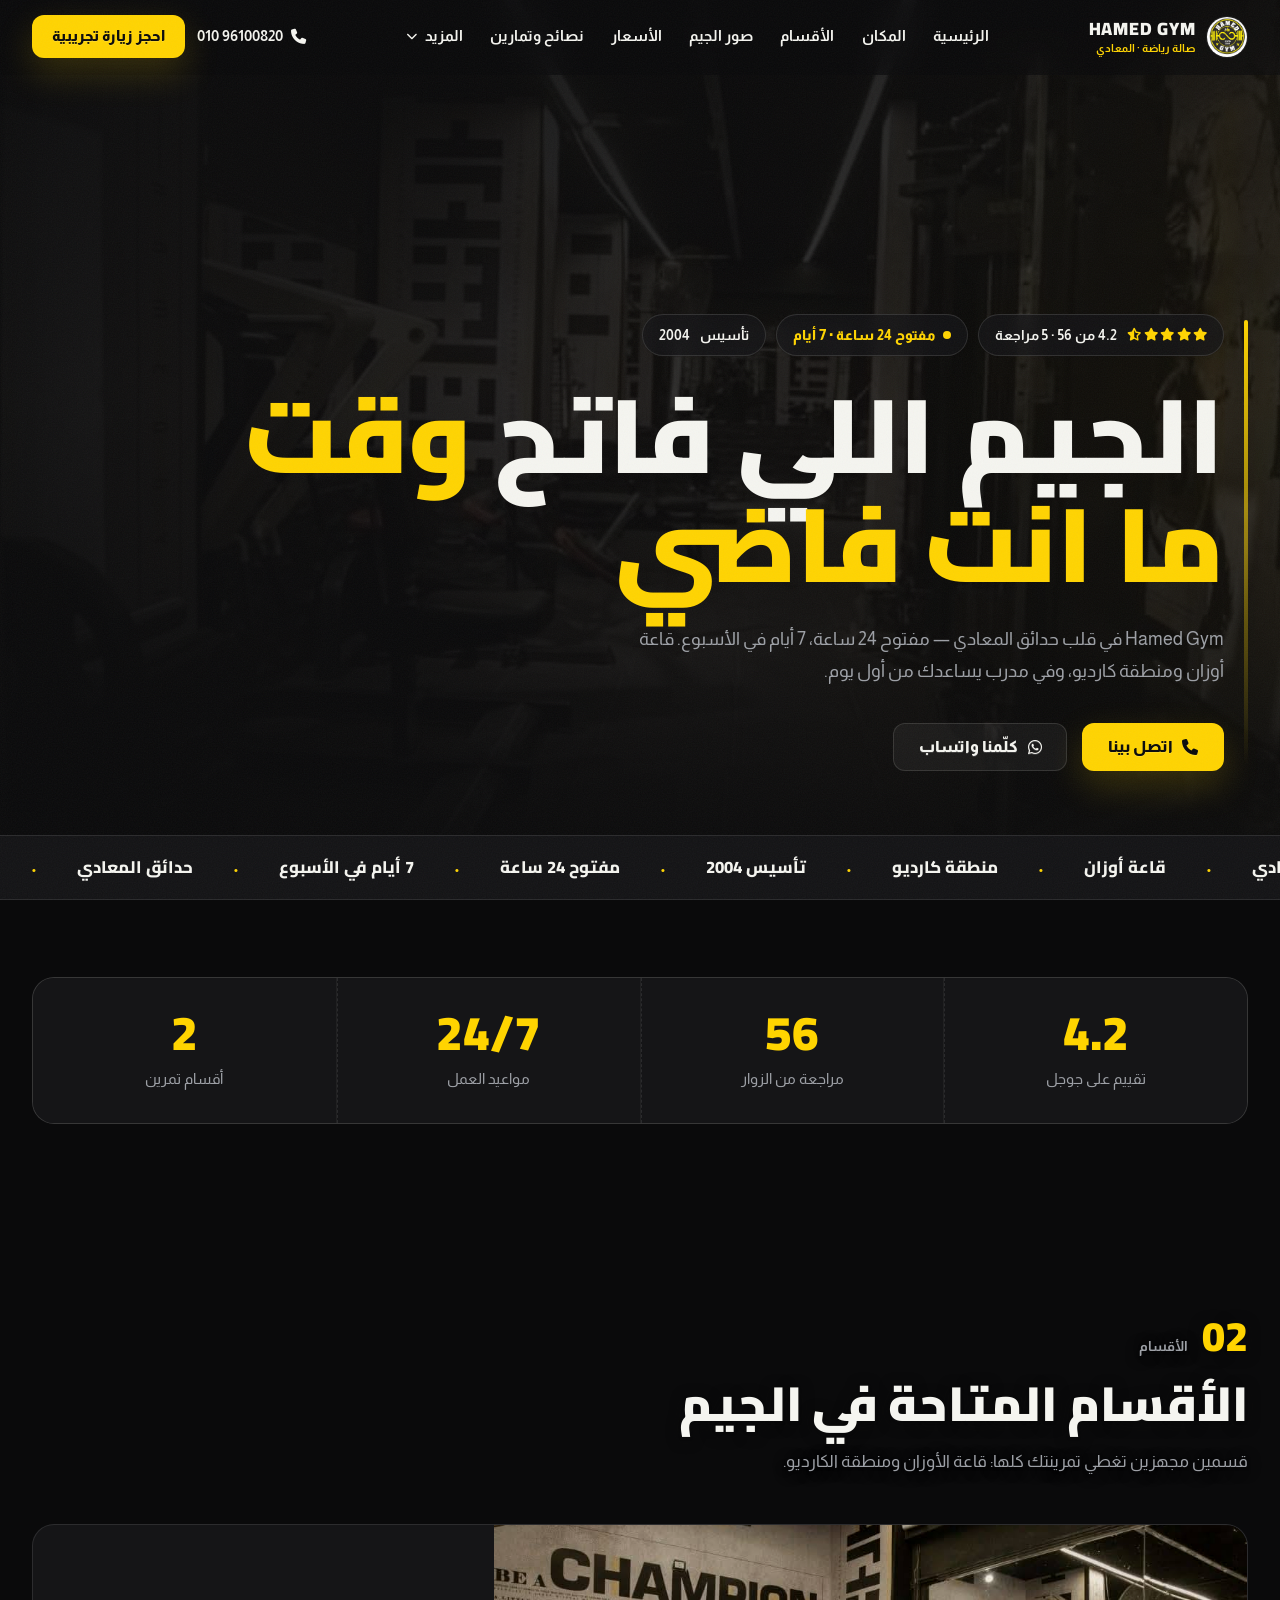
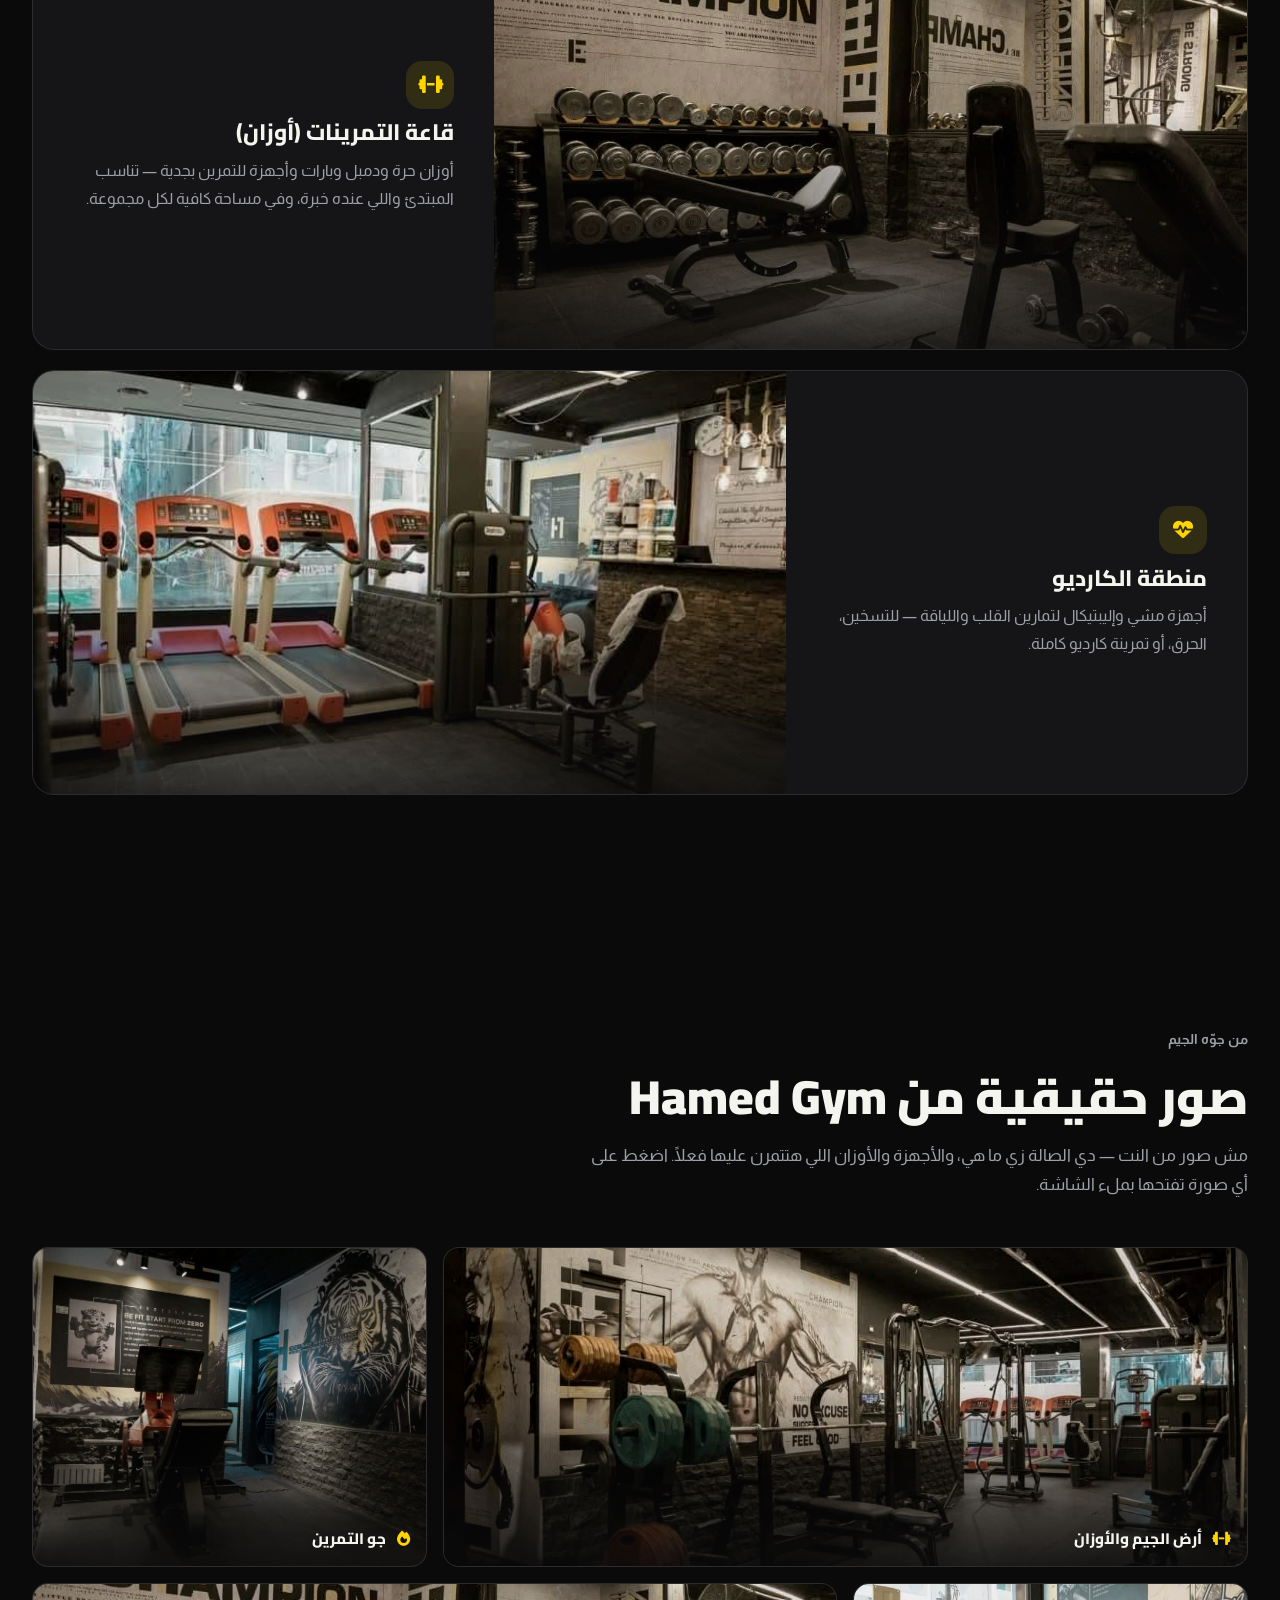
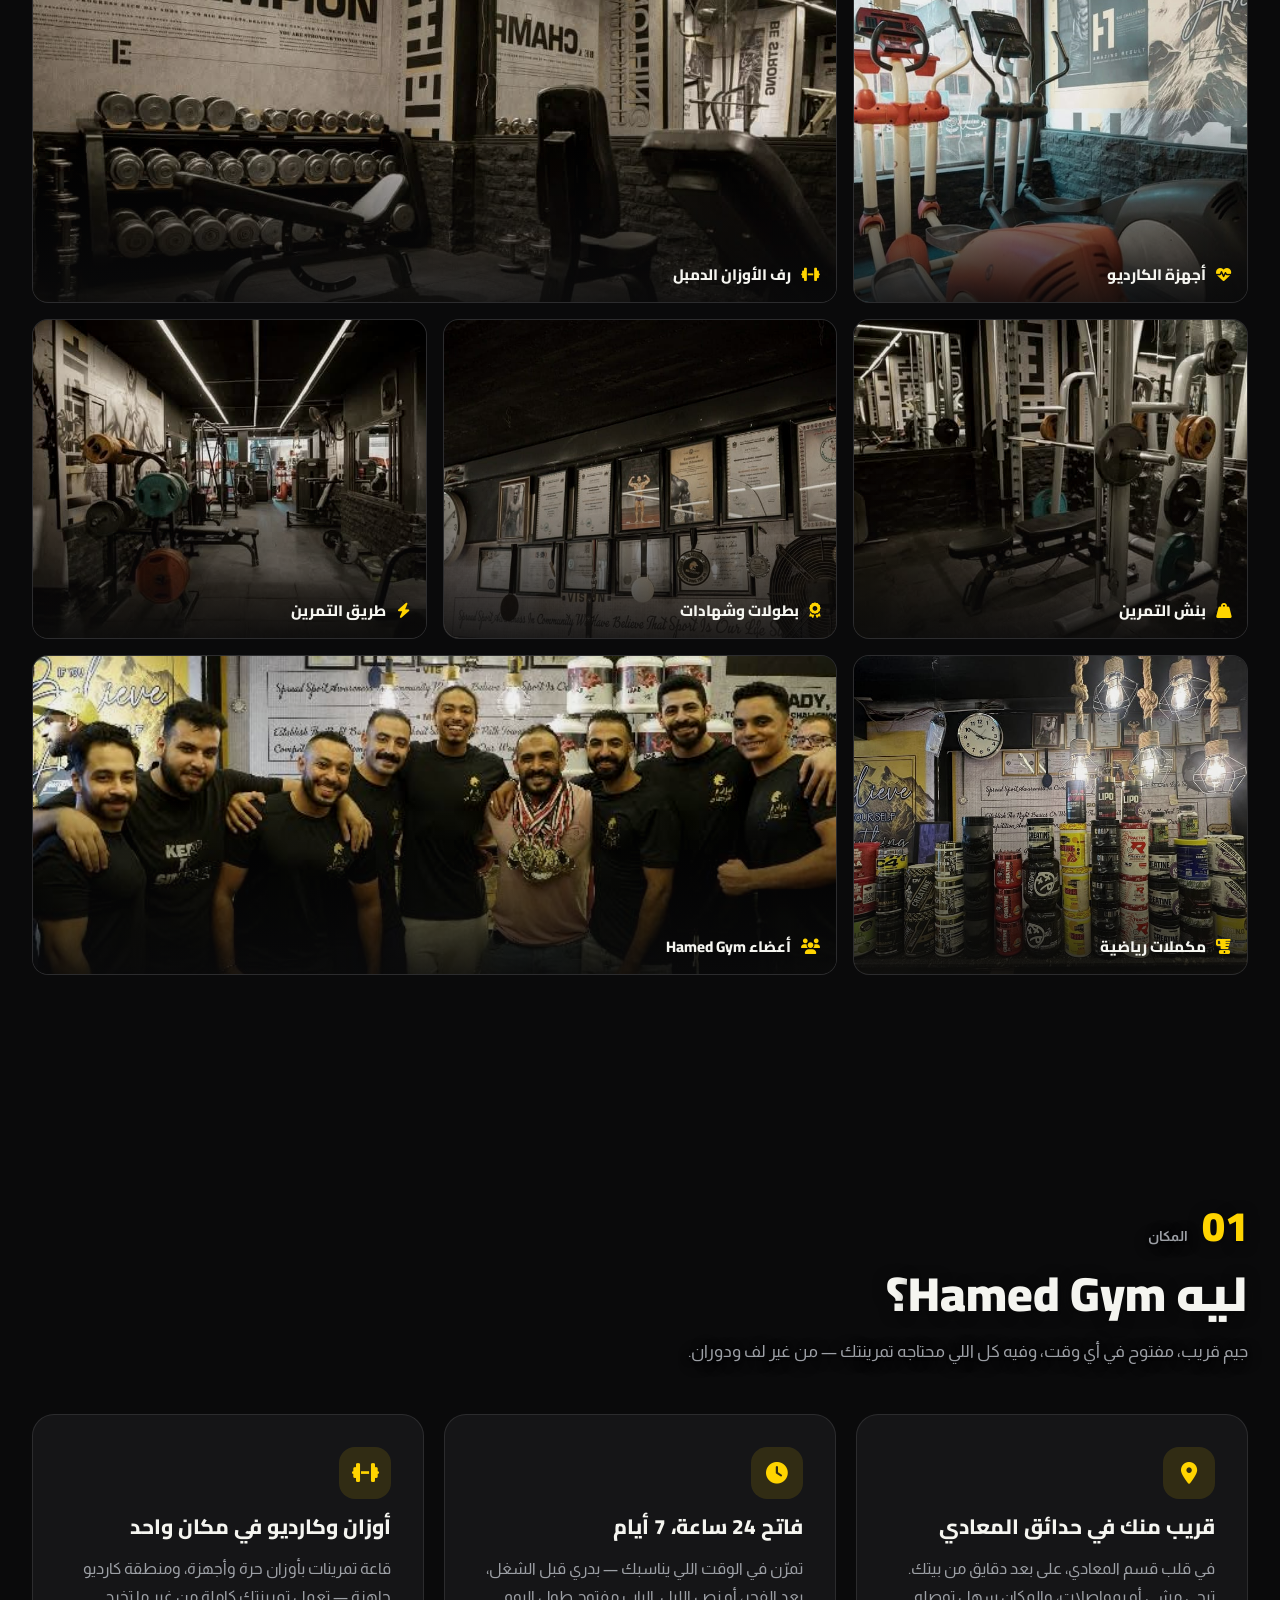
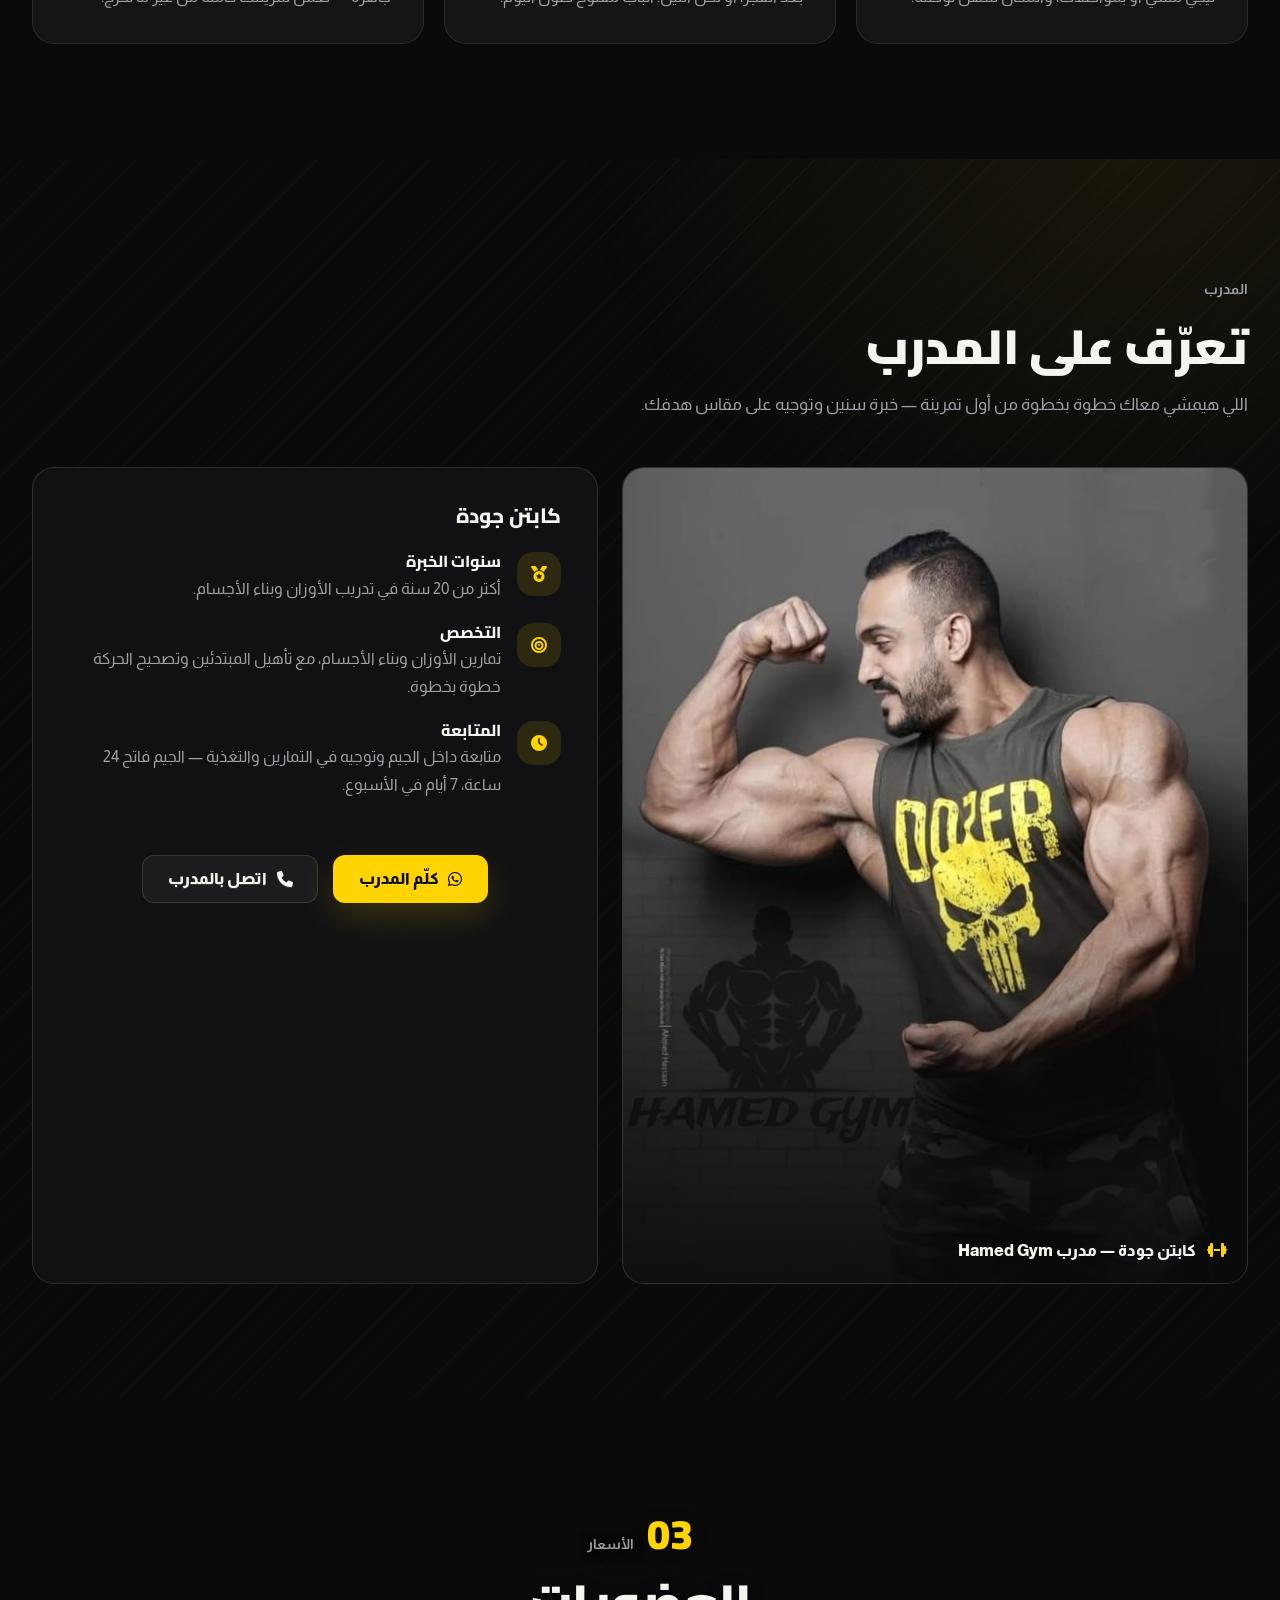
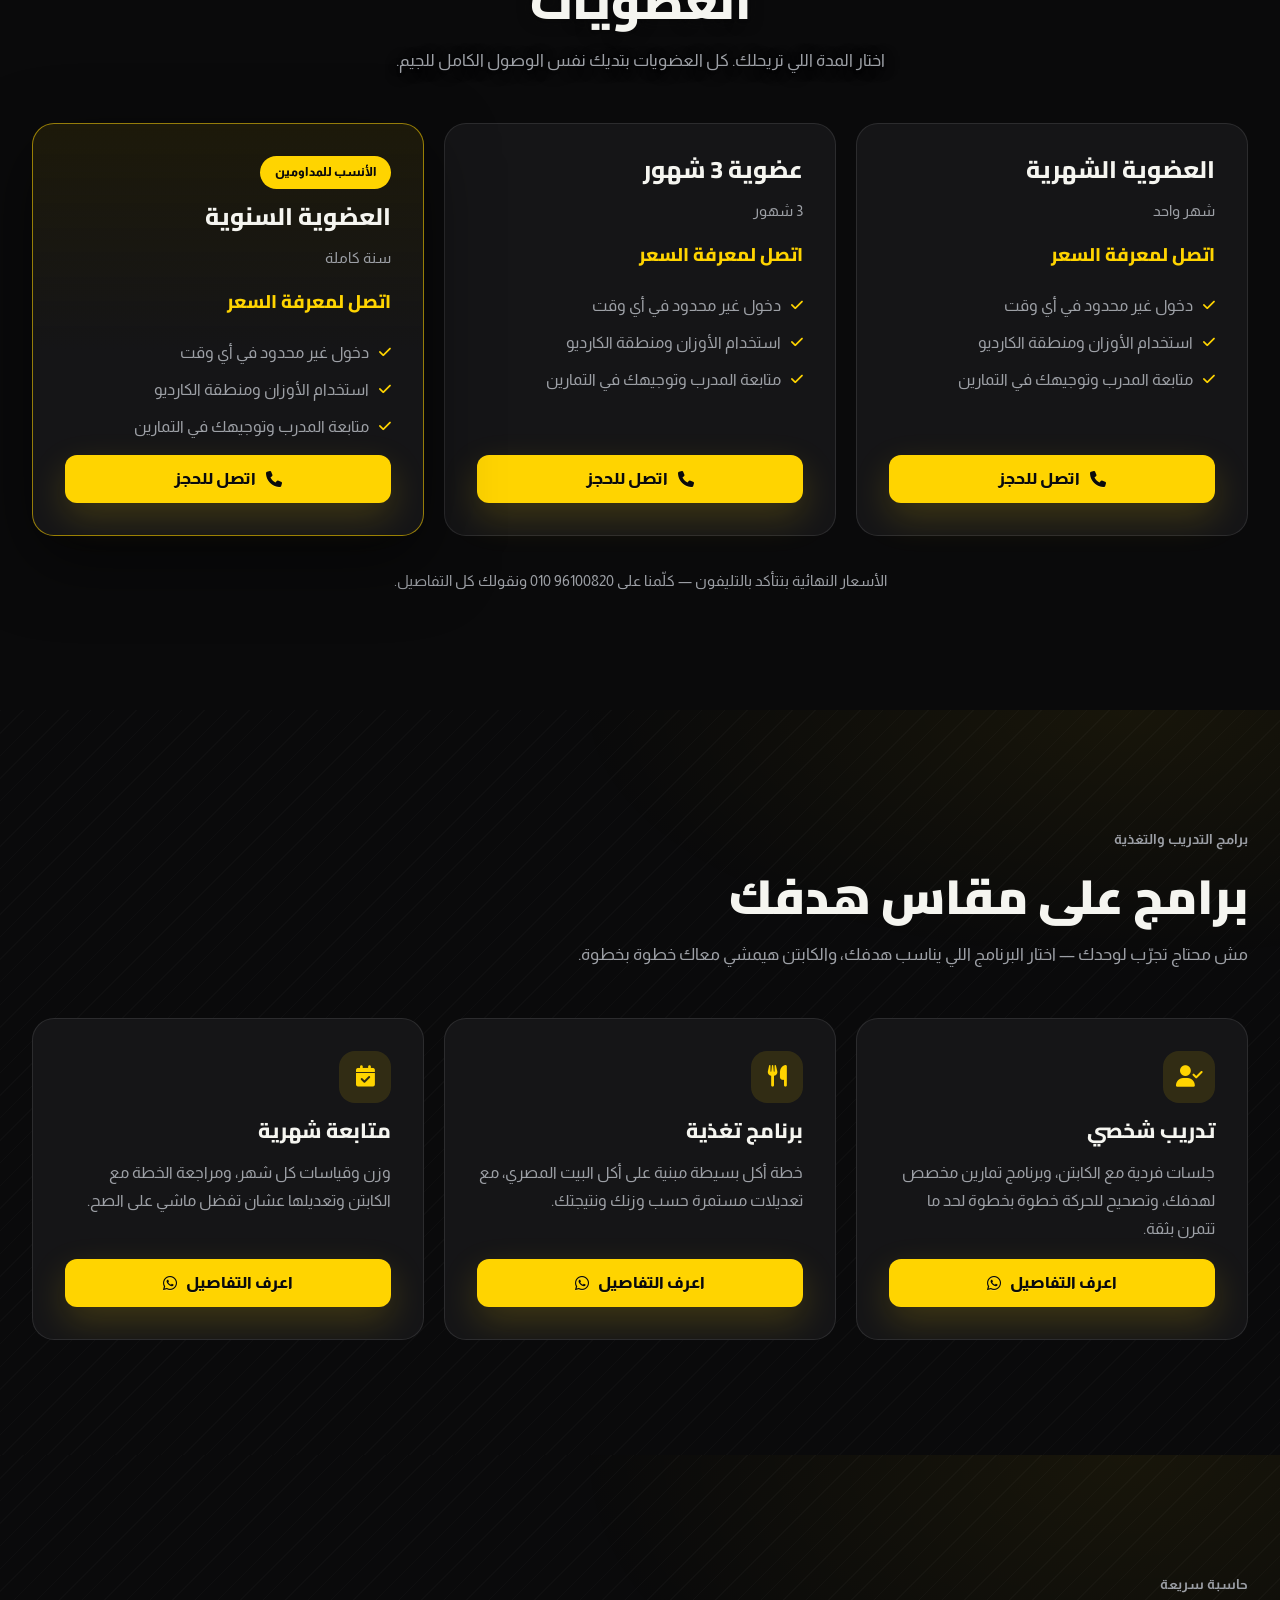
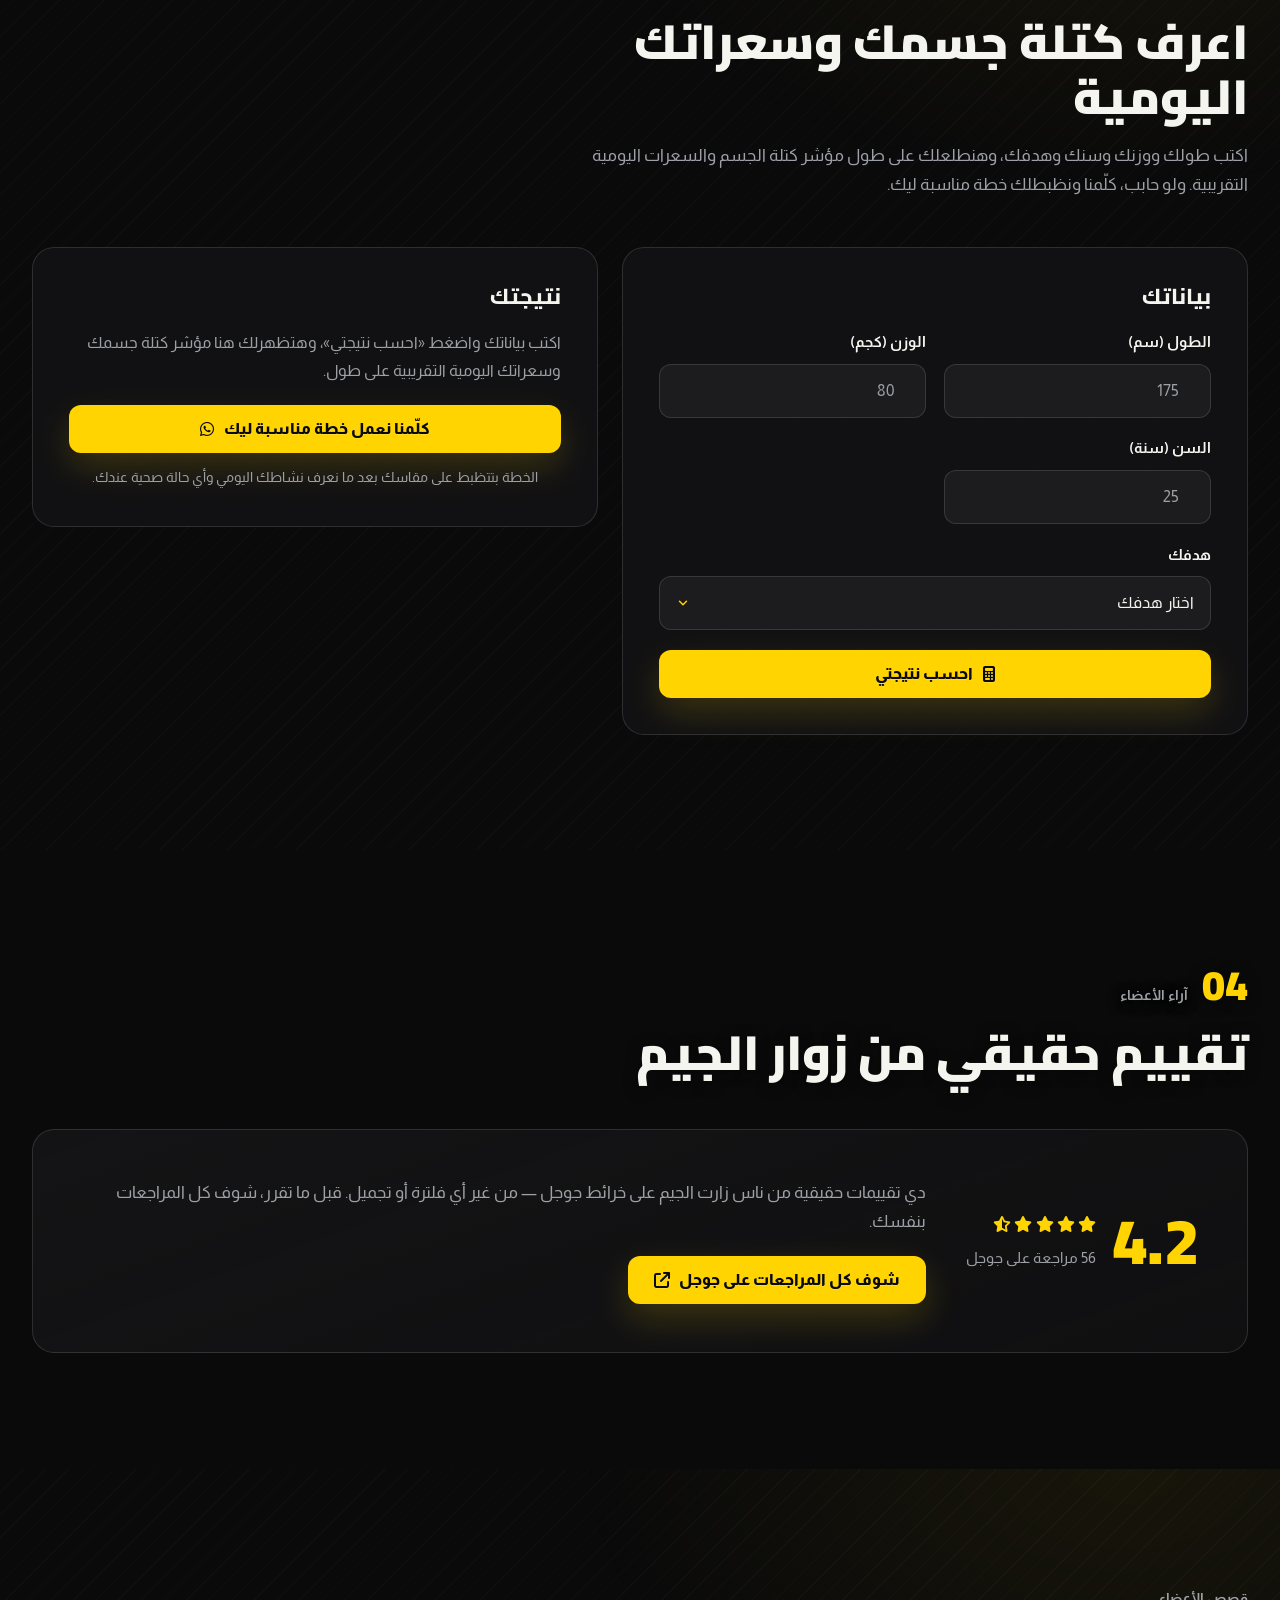
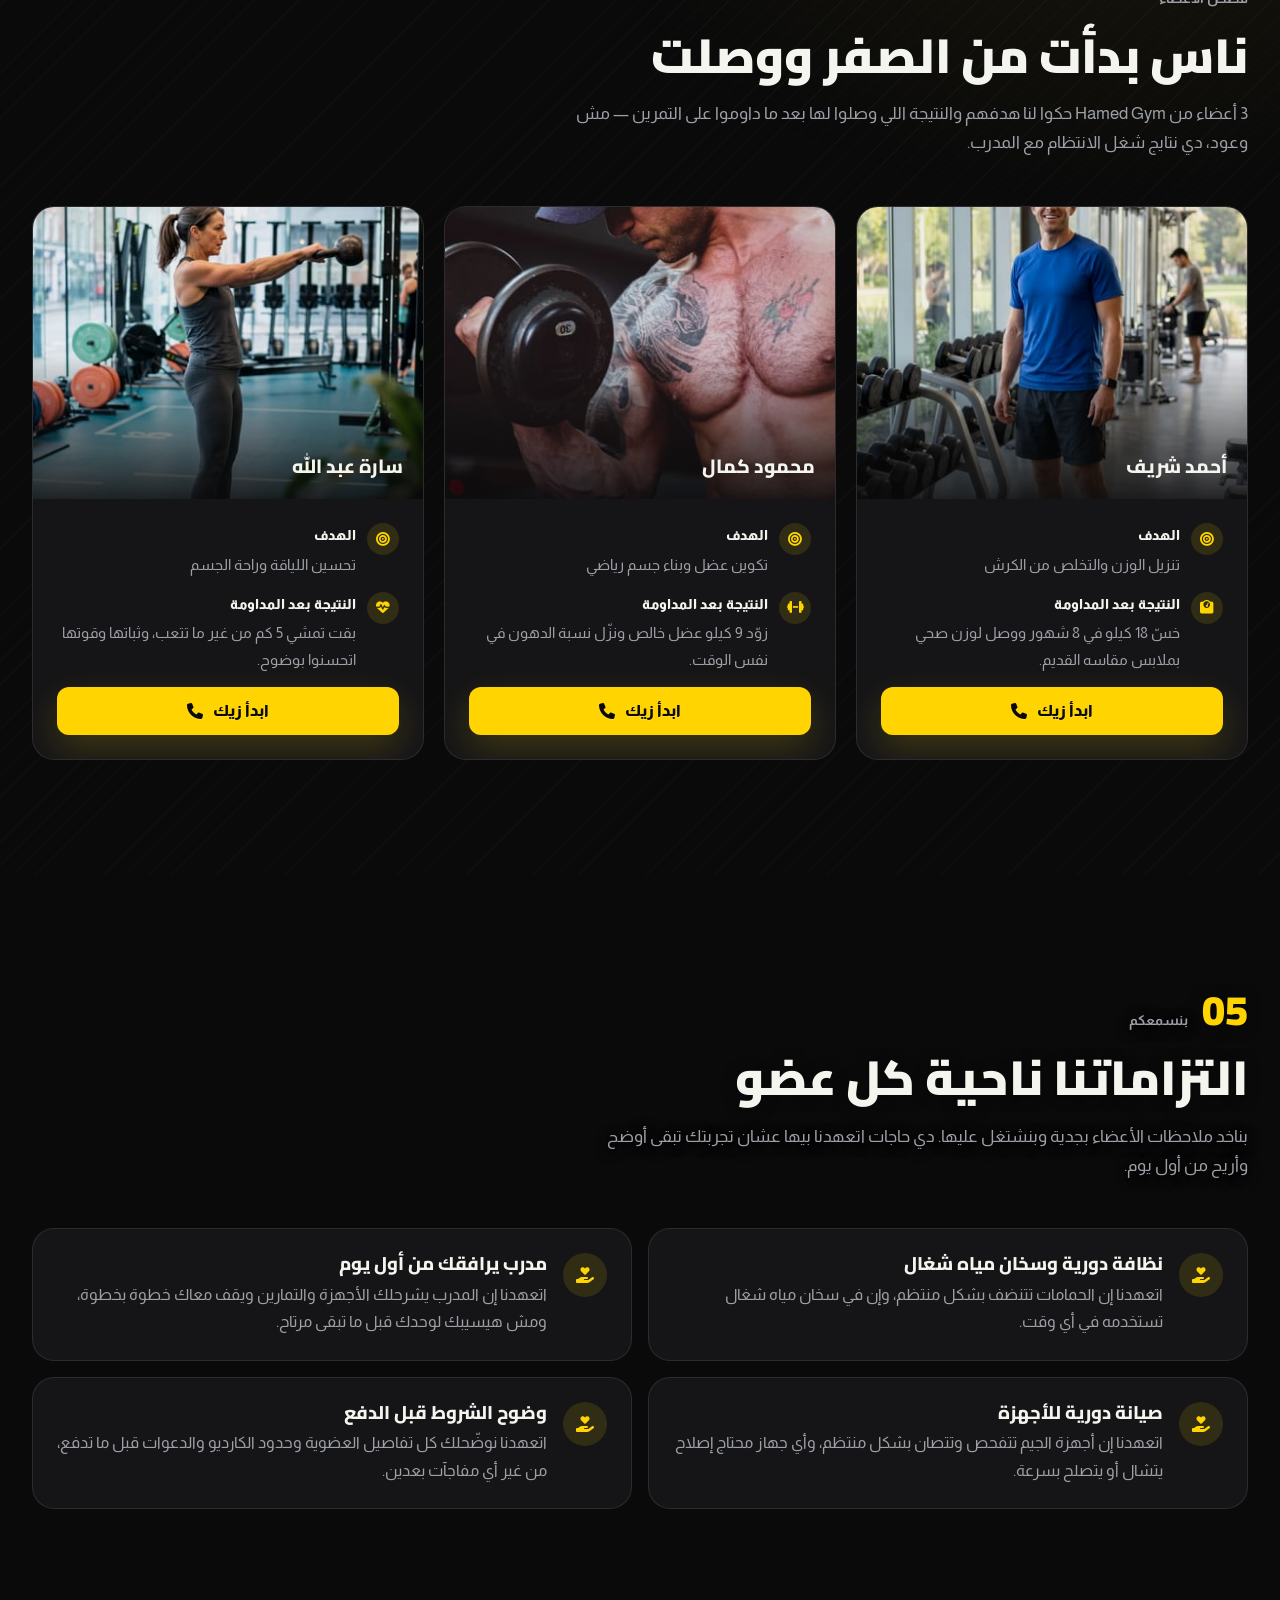
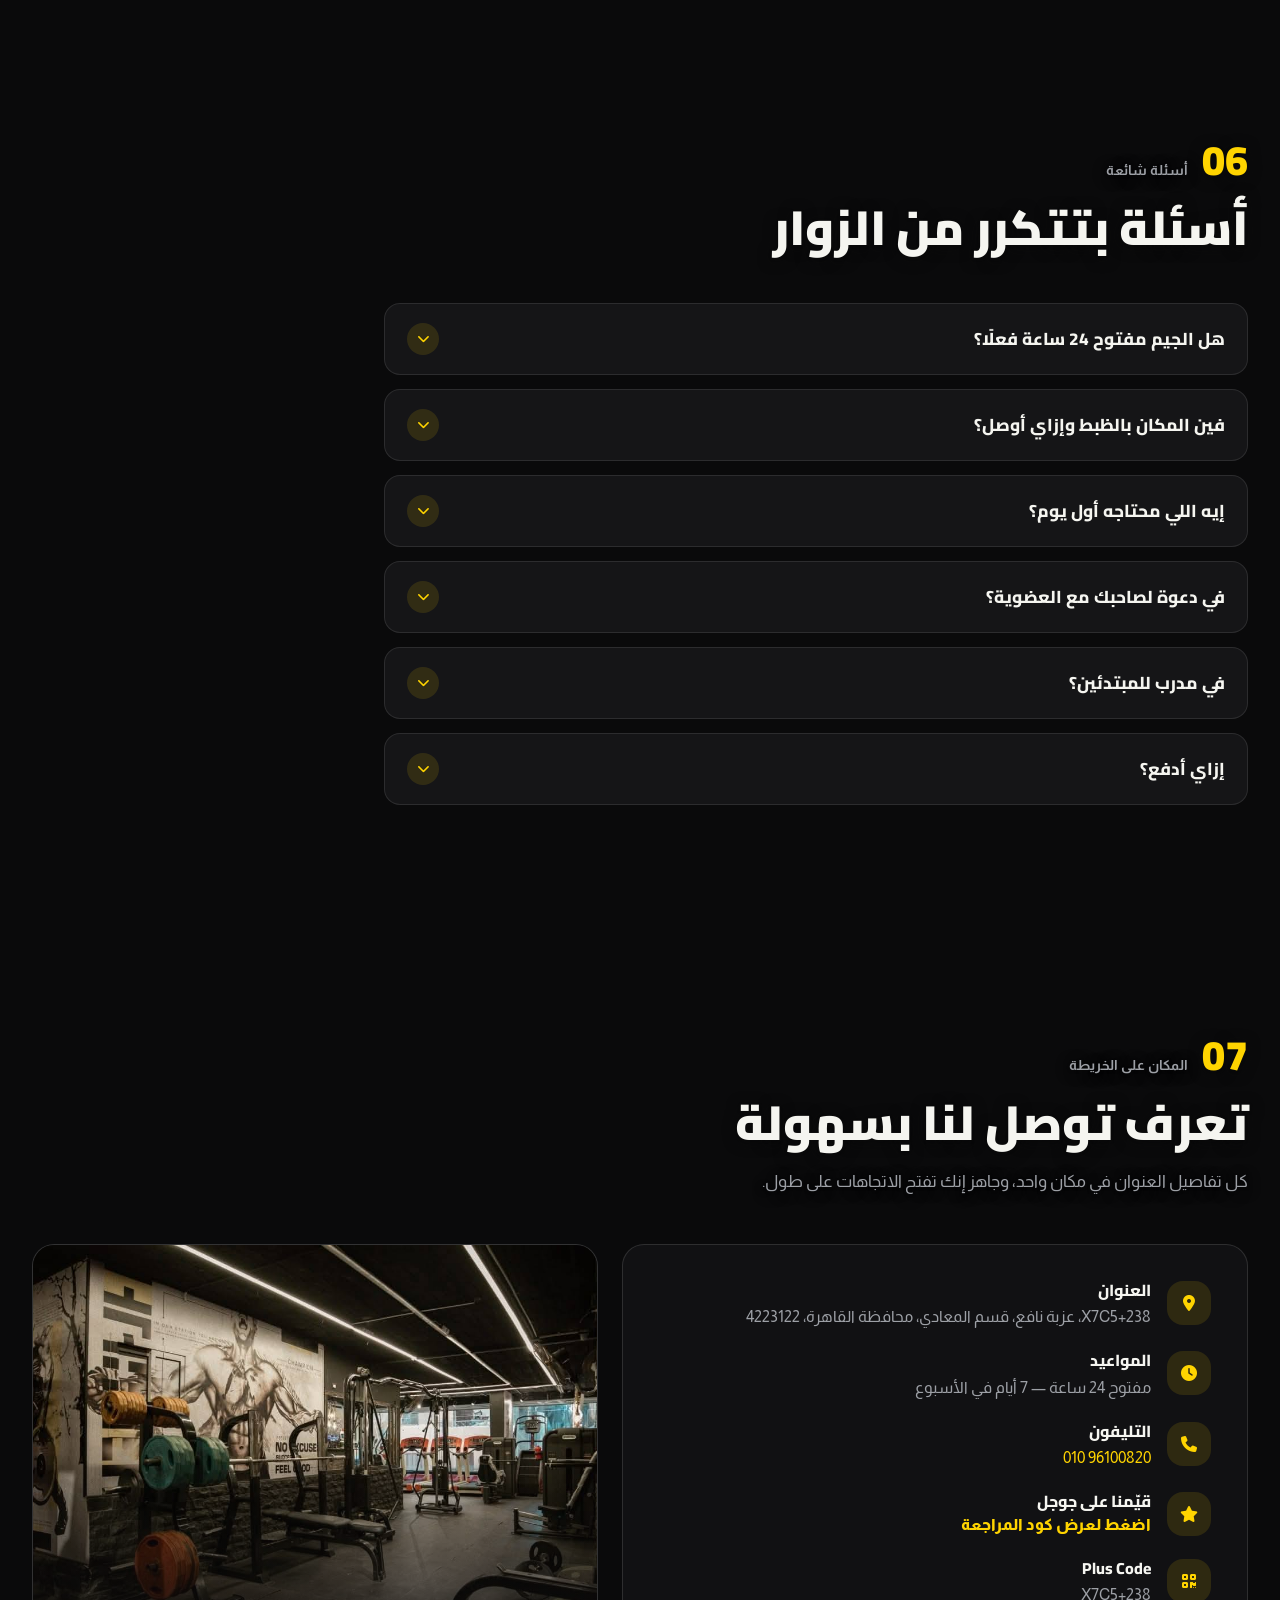
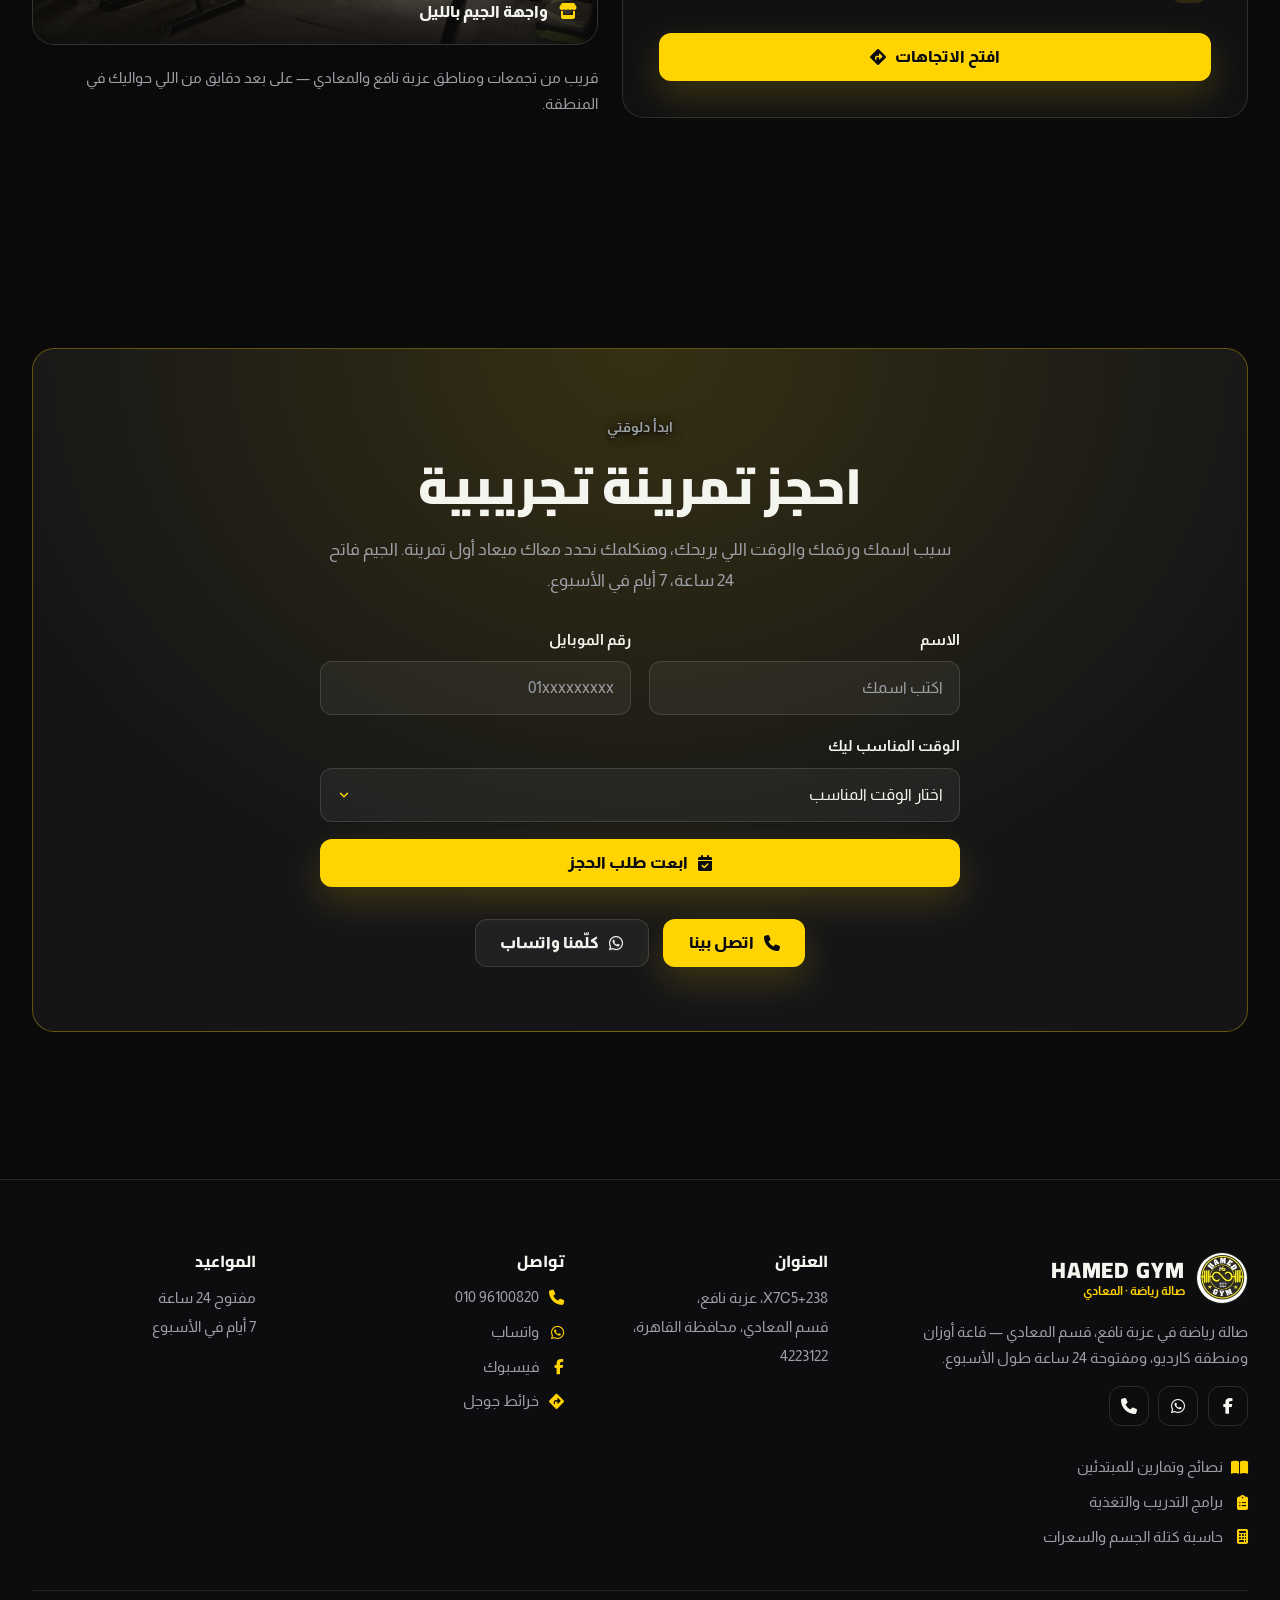
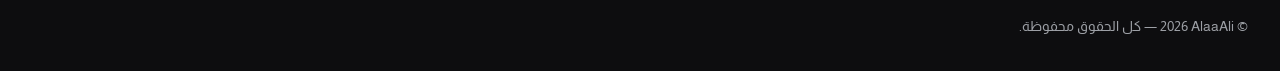
<file: index.html>
<!DOCTYPE html>
<html lang="ar" dir="rtl" class="scroll-smooth js"><head><script>window.isManagment = "1";</script><script>window.IsManagment = "1";window.APP_PROJECT_ID = "e92ae6b4af1916db12768a7b8a8fb048";window.__CDN_BASE_URL__ = "https:\/\/cdn-cms-s-8-4.f-static.net\/manager\/ai_app_builder\/v3\/assets\/";window.APP_CURRENCIES = {"isActive":false,"currencies":{"EGP":{"code":"EGP","label":"Egypt Pound","symbol":"\u0026#1580;.\u0026#1605;","symbolFirst":true,"rate":1,"isDefault":true}}};window.APP_TAX = {"productsTax":"","regions":[{"id":384735732,"regionName":"Rest of the World","countries":{"REST_WORLD":{}},"tax":{"option":"differentTax","differentTax":{"REST_WORLD":0},"basedOn":"shippingAddress","taxCalAfterShipping":false}}],"countryOptions":[{"code":"REST_WORLD","name":"REST_WORLD","states":[],"requiresState":false}]};window.APP_BUILDER_BASE_PATH = "\/manager\/ai_app_builder\/v3";window.APP_BUILDER_REALTIME_ENABLED = true;</script><link rel="stylesheet" href="assets/cdn-cms-s-8-4.f-static.net/versions/2/system_mini/css/minimize_appBuilder_v3.css" type="text/css" crossorigin="anonymous"><link rel="preconnect" href="https://cdnjs.cloudflare.com"><link rel="dns-prefetch" href="https://images.cdn-files-a.com">
<!-- Regular Meta Info -->
<title>Hamed Gym | صالة رياضة في المعادي — مفتوحة 24 ساعة</title>
<meta name="description" content="Hamed Gym في عزبة نافع بالمعادي: صالة رياضة مفتوحة 24 ساعة بقاعة أوزان ومنطقة كارديو، وتقييم 4.2 من 56 مراجعة على جوجل. اتصل أو...">
<meta name="keywords" content="صالة رياضة المعادي Hamed Gym">
<link rel="canonical" href="https://mralaaali-lang.github.io/hamed-gym/">
<!-- Favicon -->


<!-- Facebook Meta Info -->
<meta property="og:url" content="https://mralaaali-lang.github.io/hamed-gym/">
<meta property="og:image" content="https://mralaaali-lang.github.io/hamed-gym/assets/hero.jpg">
<meta property="og:description" content="Hamed Gym في عزبة نافع بالمعادي: صالة رياضة مفتوحة 24 ساعة بقاعة أوزان ومنطقة كارديو، وتقييم 4.2 من 56 مراجعة على جوجل. اتصل أو...">
<meta property="og:title" content="Hamed Gym | صالة رياضة في المعادي — مفتوحة 24 ساعة">
<meta property="og:site_name" content="Hamed Gym | صالة رياضة في المعادي — مفتوحة 24 ساعة">
<meta property="og:see_also" content="https://hamedgym.com">
<!-- Google+ Meta Info -->
<meta itemprop="name" content="Hamed Gym | صالة رياضة في المعادي — مفتوحة 24 ساعة">
<meta itemprop="description" content="Hamed Gym في عزبة نافع بالمعادي: صالة رياضة مفتوحة 24 ساعة بقاعة أوزان ومنطقة كارديو، وتقييم 4.2 من 56 مراجعة على جوجل. اتصل أو...">
<meta itemprop="image" content="assets/files.cdn-files-a.com/uploads/12644054/normal_6af80e34e3633.jpg">
<!-- Twitter Meta Info -->
<meta name="twitter:card" content="summary_large_image">
<meta name="twitter:url" content="https://hamedgym.com/">
<meta name="twitter:title" content="Hamed Gym | صالة رياضة في المعادي — مفتوحة 24 ساعة">
<meta name="twitter:description" content="Hamed Gym في عزبة نافع بالمعادي: صالة رياضة مفتوحة 24 ساعة بقاعة أوزان ومنطقة كارديو، وتقييم 4.2 من 56 مراجعة على جوجل. اتصل أو...">
<meta name="twitter:image" content="assets/files.cdn-files-a.com/uploads/12644054/normal_6af80e34e3633.jpg">

    <!-- Explain: Shared head content with fonts, Tailwind, daisyUI, and app CSS. -->
<meta charset="UTF-8">
<meta name="viewport" content="width=device-width, initial-scale=1.0">
<meta name="theme-color" content="#0B0B0C">
<script>document.documentElement.classList.add('js');</script>
<script>
/* ResizeObserver loop warnings are harmless (layout-only) — prevent them from surfacing as JS errors */
(function () {
    var RO_PARTS = ['ResizeObserver loop'];

    function isResizeObserverText(text) {
        if (typeof text !== 'string') {
            return false;
        }
        for (var i = 0; i < RO_PARTS.length; i += 1) {
            if (text.indexOf(RO_PARTS[i]) !== -1) {
                return true;
            }
        }
        return false;
    }

    window.addEventListener('error', function (event) {
        if (event && isResizeObserverText(event.message)) {
            event.preventDefault();
            event.stopImmediatePropagation();
            return false;
        }
        return undefined;
    }, true);

    window.addEventListener('unhandledrejection', function (event) {
        var reason = event ? event.reason : null;
        var message = reason && reason.message ? reason.message : '';
        if (isResizeObserverText(message)) {
            event.preventDefault();
            event.stopImmediatePropagation();
            return false;
        }
        return undefined;
    }, true);

    /* Run observer callbacks on the next frame so a callback can never resize itself into a loop */
    if (typeof window.ResizeObserver === 'function' && !window.ResizeObserver.__appFrameWrapped) {
        var NativeResizeObserver = window.ResizeObserver;

        var FrameResizeObserver = function (callback) {
            return new NativeResizeObserver(function (entries, observer) {
                window.requestAnimationFrame(function () {
                    callback(entries, observer);
                });
            });
        };

        FrameResizeObserver.prototype = NativeResizeObserver.prototype;
        FrameResizeObserver.__appFrameWrapped = true;
        window.ResizeObserver = FrameResizeObserver;
    }
})();
</script>

<link rel="stylesheet" href="assets/cdn-cms-s-8-4.f-static.net/manager/ai_app_builder/v3/assets/minimize_css/index.css">
<link rel="stylesheet" href="assets/cdnjs.cloudflare.com/ajax/libs/font-awesome/6.7.2/css/all.min.css">
<link rel="preconnect" href="https://fonts.googleapis.com">
<link rel="preconnect" href="https://fonts.gstatic.com" crossorigin="">
<link href="https://fonts.googleapis.com/css2?family=Cairo:wght@400;600;700;800;900&amp;family=Almarai:wght@400;700;800&amp;display=swap" rel="stylesheet">
<link rel="stylesheet" href="assets/cdn-cms-s-8-4.f-static.net/manager/ai_app_builder/v3/assets/css/theme.css">
<link rel="stylesheet" href="assets/cdn-cms-s-8-4.f-static.net/manager/ai_app_builder/v3/assets/css/main.css">
<link rel="stylesheet" href="assets/cdn-cms-s-8-4.f-static.net/manager/ai_app_builder/v3/assets/css/layout.css">
<link rel="stylesheet" href="assets/cdn-cms-s-8-4.f-static.net/manager/ai_app_builder/v3/assets/css/components.css">
<link rel="stylesheet" href="assets/cdn-cms-s-8-4.f-static.net/manager/ai_app_builder/v3/assets/css/sections.css">
<link rel="stylesheet" href="assets/cdn-cms-s-8-4.f-static.net/manager/ai_app_builder/v3/assets/css/footer.css"><style id="app-builder-recap-style">.grecaptcha-badge { visibility: hidden !important; opacity: 0 !important; pointer-events: none !important; transition: opacity 0.2s ease; }.grecaptcha-badge.app-builder-recap-show { visibility: visible !important; opacity: 1 !important; pointer-events: auto !important; }</style>  <link rel="stylesheet" href="site-fix.css">
  
  <link rel="icon" type="image/png" href="assets/logo.png">
</head>
<body>
    <a href="#top" class="skip-link">تخطَّ إلى المحتوى</a>
    <!-- Explain: Site navigation header with main navigation and mobile menu. -->
<header id="siteHeader" class="site-header">
    <nav class="site-nav container-shell" aria-label="التنقل الرئيسي">
        <a href="#top" class="brand" aria-label="Hamed Gym — الصفحة الرئيسية">
            <img class="brand__mark" alt="لوجو Hamed Gym" width="42" height="42" src="assets/files.cdn-files-a.com/uploads/12644054/100_6af80e35b2e79.jpg" srcset="assets/files.cdn-files-a.com/uploads/12644054/100_6af80e35b2e79.jpg 100w, assets/files.cdn-files-a.com/uploads/12644054/400_6af80e35b2e79.jpg 400w, assets/files.cdn-files-a.com/uploads/12644054/800_6af80e35b2e79.jpg 800w, assets/files.cdn-files-a.com/uploads/12644054/1200_6af80e35b2e79.jpg 1200w, assets/files.cdn-files-a.com/uploads/12644054/1600_6af80e35b2e79.jpg 1600w, assets/files.cdn-files-a.com/uploads/12644054/2000_6af80e35b2e79.jpg 2000w" sizes="43px" data-sizes-auto="1">
            <span class="brand__text">
                <span class="brand__name">HAMED GYM</span>
                <span class="brand__tag">صالة رياضة · المعادي</span>
            </span>
        </a>

        <div class="nav-links">
            <a href="#top">الرئيسية</a>
            <a href="#place">المكان</a>
            <a href="#facilities">الأقسام</a>
            <a href="#gallery">صور الجيم</a>
            <a href="#pricing">الأسعار</a>
            <a href="tips.html">نصائح وتمارين</a>
            <div class="nav-dropdown" id="navMore">
                <button type="button" class="nav-dropdown__toggle" aria-expanded="false" aria-haspopup="true">
                    المزيد <i class="fa-solid fa-chevron-down" aria-hidden="true"></i>
                </button>
                <div class="nav-dropdown__panel">
                    <a href="#trainer">المدرب</a>
                    <a href="#programs">برامج التدريب والتغذية</a>
                    <a href="#reviews">آراء الأعضاء</a>
                    <a href="#stories">قصص الأعضاء</a>
                    <a href="#calculator">حاسبة السعرات</a>
                    <a href="#faq">أسئلة شائعة</a>
                    <a href="#location">الموقع</a>
                </div>
            </div>
        </div>

        <div class="nav-actions">
            <a href="tel:+201096100820" class="nav-phone">
                <i class="fa-solid fa-phone" aria-hidden="true"></i>
                <span class="num">010 96100820</span>
            </a>
            <a href="#cta" class="btn btn-accent btn-sm nav-cta">احجز زيارة تجريبية</a>
            <button type="button" id="navOpenButton" class="nav-toggle" aria-label="افتح القائمة" aria-expanded="false" aria-controls="navOverlay">
                <i class="fa-solid fa-bars" aria-hidden="true"></i>
            </button>
        </div>
    </nav>

    <div id="navOverlay" class="nav-overlay" aria-hidden="true">
        <div class="container-shell nav-overlay__top">
            <a href="#top" class="brand" aria-label="Hamed Gym — الصفحة الرئيسية">
                <img class="brand__mark" alt="لوجو Hamed Gym" width="42" height="42" src="assets/files.cdn-files-a.com/uploads/12644054/800_6af80e35b2e79.jpg" srcset="assets/files.cdn-files-a.com/uploads/12644054/100_6af80e35b2e79.jpg 100w, assets/files.cdn-files-a.com/uploads/12644054/400_6af80e35b2e79.jpg 400w, assets/files.cdn-files-a.com/uploads/12644054/800_6af80e35b2e79.jpg 800w, assets/files.cdn-files-a.com/uploads/12644054/1200_6af80e35b2e79.jpg 1200w, assets/files.cdn-files-a.com/uploads/12644054/1600_6af80e35b2e79.jpg 1600w, assets/files.cdn-files-a.com/uploads/12644054/2000_6af80e35b2e79.jpg 2000w" sizes="100vw" data-sizes-auto="1">
                <span class="brand__text">
                    <span class="brand__name">HAMED GYM</span>
                    <span class="brand__tag">صالة رياضة · المعادي</span>
                </span>
            </a>
            <button type="button" id="navCloseButton" class="nav-toggle" aria-label="اقفل القائمة">
                <i class="fa-solid fa-xmark" aria-hidden="true"></i>
            </button>
        </div>

        <div class="container-shell nav-overlay__body">
            <nav class="nav-overlay__links" aria-label="قائمة الموبايل">
                <a href="#top">الرئيسية <i class="fa-solid fa-house" aria-hidden="true"></i></a>
                <a href="#place">المكان <i class="fa-solid fa-location-dot" aria-hidden="true"></i></a>
                <a href="#facilities">الأقسام <i class="fa-solid fa-dumbbell" aria-hidden="true"></i></a>
                <a href="#gallery">صور الجيم <i class="fa-solid fa-images" aria-hidden="true"></i></a>
                <a href="#trainer">المدرب <i class="fa-solid fa-user" aria-hidden="true"></i></a>
                <a href="#pricing">الأسعار <i class="fa-solid fa-tag" aria-hidden="true"></i></a>
                <a href="tips.html">نصائح وتمارين <i class="fa-solid fa-book-open" aria-hidden="true"></i></a>
                <a href="#reviews">آراء الأعضاء <i class="fa-solid fa-star" aria-hidden="true"></i></a>
                <a href="#stories">قصص الأعضاء <i class="fa-solid fa-medal" aria-hidden="true"></i></a>
                <a href="#programs">برامج التدريب والتغذية <i class="fa-solid fa-clipboard-list" aria-hidden="true"></i></a>
                <a href="#faq">أسئلة شائعة <i class="fa-solid fa-circle-question" aria-hidden="true"></i></a>
                <a href="#calculator">حاسبة السعرات <i class="fa-solid fa-calculator" aria-hidden="true"></i></a>
            </nav>
            <div class="nav-overlay__foot">
                <a href="#cta" class="btn btn-accent">احجز زيارة تجريبية</a>
                <a href="tel:+201096100820" class="btn btn-ghost"><i class="fa-solid fa-phone" aria-hidden="true"></i> <span class="num">010 96100820</span></a>
                <a href="https://wa.me/201096100820" target="_blank" rel="noopener" class="btn btn-ghost"><i class="fa-brands fa-whatsapp" aria-hidden="true"></i> واتساب</a>
            </div>
        </div>
    </div>
</header>    <main id="top">
        <!-- Explain: Homepage shell with hero and feature sections. -->
<section class="hero" aria-labelledby="heroTitle">
    <img class="hero__bg" alt="قاعة تمرينات Hamed Gym بأجهزة وأوزان" sizes="1045px" src="assets/files.cdn-files-a.com/uploads/12644054/1200_6af80e381f04b.jpg" srcset="assets/files.cdn-files-a.com/uploads/12644054/100_6af80e381f04b.jpg 100w, assets/files.cdn-files-a.com/uploads/12644054/400_6af80e381f04b.jpg 400w, assets/files.cdn-files-a.com/uploads/12644054/800_6af80e381f04b.jpg 800w, assets/files.cdn-files-a.com/uploads/12644054/1200_6af80e381f04b.jpg 1200w, assets/files.cdn-files-a.com/uploads/12644054/1600_6af80e381f04b.jpg 1600w, assets/files.cdn-files-a.com/uploads/12644054/2000_6af80e381f04b.jpg 2000w" data-sizes-auto="1">
    <span class="hero__scrim" aria-hidden="true"></span>

    <div class="hero__inner">
        <div class="container-shell">
            <div class="hero__content">
                <div class="hero__meta reveal is-visible">
                    <span class="hero__badge">
                        <span class="hero__stars" aria-hidden="true">
                            <i class="fa-solid fa-star"></i>
                            <i class="fa-solid fa-star"></i>
                            <i class="fa-solid fa-star"></i>
                            <i class="fa-solid fa-star"></i>
                            <i class="fa-solid fa-star-half-stroke"></i>
                        </span>
                        <span><span class="num">4.2</span> من <span class="num">5</span> · <span class="num">56</span> مراجعة</span>
                    </span>
                    <span class="hero__badge">
                        <span class="hero__live"><span class="hero__dot" aria-hidden="true"></span> مفتوح 24 ساعة · 7 أيام</span>
                    </span>
                    <span class="hero__badge">تأسيس <span class="num">2004</span></span>
                </div>
                <h1 id="heroTitle" class="hero__title reveal is-visible">الجيم اللي فاتح <em>وقت ما انت فاضي</em></h1>
                <p class="hero__text reveal">Hamed Gym في قلب حدائق المعادي — مفتوح 24 ساعة، 7 أيام في الأسبوع. قاعة أوزان ومنطقة كارديو، وفي مدرب يساعدك من أول يوم.</p>
                <div class="hero__actions reveal">
                    <a href="tel:+201096100820" class="btn btn-accent"><i class="fa-solid fa-phone" aria-hidden="true"></i> اتصل بينا</a>
                    <a href="https://wa.me/201096100820" target="_blank" rel="noopener" class="btn btn-ghost"><i class="fa-brands fa-whatsapp" aria-hidden="true"></i> كلّمنا واتساب</a>
                </div>
            </div>
        </div>
    </div>

        <div class="marquee" aria-hidden="true">
        <div class="marquee__track">
                                            <span class="marquee__item">مفتوح 24 ساعة</span>
                <span class="marquee__sep">•</span>
                                <span class="marquee__item">7 أيام في الأسبوع</span>
                <span class="marquee__sep">•</span>
                                <span class="marquee__item">حدائق المعادي</span>
                <span class="marquee__sep">•</span>
                                <span class="marquee__item">قاعة أوزان</span>
                <span class="marquee__sep">•</span>
                                <span class="marquee__item">منطقة كارديو</span>
                <span class="marquee__sep">•</span>
                                <span class="marquee__item">تأسيس 2004</span>
                <span class="marquee__sep">•</span>
                                                            <span class="marquee__item">مفتوح 24 ساعة</span>
                <span class="marquee__sep">•</span>
                                <span class="marquee__item">7 أيام في الأسبوع</span>
                <span class="marquee__sep">•</span>
                                <span class="marquee__item">حدائق المعادي</span>
                <span class="marquee__sep">•</span>
                                <span class="marquee__item">قاعة أوزان</span>
                <span class="marquee__sep">•</span>
                                <span class="marquee__item">منطقة كارديو</span>
                <span class="marquee__sep">•</span>
                                <span class="marquee__item">تأسيس 2004</span>
                <span class="marquee__sep">•</span>
                                    </div>
    </div>
</section>        <!-- Explain: Key statistics and metrics for the gym. -->
<section class="section-pad section-pad--tight" aria-label="أرقام سريعة عن الجيم">
    <div class="container-shell">
                <ul class="stats reveal">
                        <li class="stat">
                <span class="stat__num num">4.2</span>
                <span class="stat__label">تقييم على جوجل</span>
            </li>
                        <li class="stat">
                <span class="stat__num num">56</span>
                <span class="stat__label">مراجعة من الزوار</span>
            </li>
                        <li class="stat">
                <span class="stat__num num">24/7</span>
                <span class="stat__label">مواعيد العمل</span>
            </li>
                        <li class="stat">
                <span class="stat__num num">2</span>
                <span class="stat__label">أقسام تمرين</span>
            </li>
                    </ul>
    </div>
</section>        <!-- Explain: Section detailing available gym facilities and areas with updated imagery and styling. -->
<section id="facilities" class="section-pad section--media" style="background-image: url('assets/files.cdn-files-a.com/uploads/12644054/2000_6af80e3691d55.jpg');" aria-labelledby="facilitiesTitle">
    <div class="container-shell">
        <div class="section-head reveal">
            <p class="section-index"><span class="section-index__num num">02</span><span class="section-index__label">الأقسام</span></p>
            <h2 id="facilitiesTitle" class="section-title">الأقسام المتاحة في الجيم</h2>
            <p class="section-lead">قسمين مجهزين تغطي تمرينتك كلها: قاعة الأوزان ومنطقة الكارديو.</p>
        </div>
                <div class="card-grid card-grid--2">
                        <article class="area-card reveal">
                <div class="area-card__media">
                    <img alt="رف دمبل كامل قدام جدارية CHAMPION داخل قاعة الأوزان في Hamed Gym" src="assets/files.cdn-files-a.com/uploads/12644054/800_6af80e392976b.jpg" srcset="assets/files.cdn-files-a.com/uploads/12644054/100_6af80e392976b.jpg 100w, assets/files.cdn-files-a.com/uploads/12644054/400_6af80e392976b.jpg 400w, assets/files.cdn-files-a.com/uploads/12644054/800_6af80e392976b.jpg 800w, assets/files.cdn-files-a.com/uploads/12644054/1200_6af80e392976b.jpg 1200w, assets/files.cdn-files-a.com/uploads/12644054/1600_6af80e392976b.jpg 1600w, assets/files.cdn-files-a.com/uploads/12644054/2000_6af80e392976b.jpg 2000w" loading="lazy" sizes="683px" data-sizes-auto="1">
                </div>
                <div class="area-card__body">
                    <span class="area-card__icon"><i class="fa-solid fa-dumbbell" aria-hidden="true"></i></span>
                    <h3 class="area-card__title">قاعة التمرينات (أوزان)</h3>
                    <p class="area-card__text">أوزان حرة ودمبل وبارات وأجهزة للتمرين بجدية — تناسب المبتدئ واللي عنده خبرة، وفي مساحة كافية لكل مجموعة.</p>
                </div>
            </article>
                        <article class="area-card reveal">
                <div class="area-card__media">
                    <img alt="أجهزة مشي كهربائية جوه منطقة الكارديو في Hamed Gym" src="assets/files.cdn-files-a.com/uploads/12644054/800_6af80e36ebcf6.jpg" srcset="assets/files.cdn-files-a.com/uploads/12644054/100_6af80e36ebcf6.jpg 100w, assets/files.cdn-files-a.com/uploads/12644054/400_6af80e36ebcf6.jpg 400w, assets/files.cdn-files-a.com/uploads/12644054/800_6af80e36ebcf6.jpg 800w, assets/files.cdn-files-a.com/uploads/12644054/1200_6af80e36ebcf6.jpg 1200w, assets/files.cdn-files-a.com/uploads/12644054/1600_6af80e36ebcf6.jpg 1600w, assets/files.cdn-files-a.com/uploads/12644054/2000_6af80e36ebcf6.jpg 2000w" loading="lazy" sizes="683px" data-sizes-auto="1">
                </div>
                <div class="area-card__body">
                    <span class="area-card__icon"><i class="fa-solid fa-heart-pulse" aria-hidden="true"></i></span>
                    <h3 class="area-card__title">منطقة الكارديو</h3>
                    <p class="area-card__text">أجهزة مشي وإليبتيكال لتمارين القلب واللياقة — للتسخين، الحرق، أو تمرينة كارديو كاملة.</p>
                </div>
            </article>
                    </div>
    </div>
</section>        <!-- Explain: Gallery of real gym photos with a fullscreen lightbox viewer. -->
<!-- Hamed Gym — معرض صور حقيقية من داخل الجيم + عارض ملء الشاشة -->
<section id="gallery" class="section-pad" aria-labelledby="galleryTitle">
    <div class="container-shell">
        <div class="section-head reveal">
            <p class="section-index"><span class="section-index__label">من جوّه الجيم</span></p>
            <h2 id="galleryTitle" class="section-title">صور حقيقية من Hamed Gym</h2>
            <p class="section-lead">مش صور من النت — دي الصالة زي ما هي، والأجهزة والأوزان اللي هتتمرن عليها فعلًا. اضغط على أي صورة تفتحها بملء الشاشة.</p>
        </div>
                <div class="gallery-grid">
                        <figure class="gallery-tile gallery-tile--wide reveal">
                <img alt="أوزان وأطباق حديد وأجهزة في قاعة Hamed Gym" src="assets/files.cdn-files-a.com/uploads/12644054/800_6af80e3691d55.jpg" srcset="assets/files.cdn-files-a.com/uploads/12644054/100_6af80e3691d55.jpg 100w, assets/files.cdn-files-a.com/uploads/12644054/400_6af80e3691d55.jpg 400w, assets/files.cdn-files-a.com/uploads/12644054/800_6af80e3691d55.jpg 800w, assets/files.cdn-files-a.com/uploads/12644054/1200_6af80e3691d55.jpg 1200w, assets/files.cdn-files-a.com/uploads/12644054/1600_6af80e3691d55.jpg 1600w, assets/files.cdn-files-a.com/uploads/12644054/2000_6af80e3691d55.jpg 2000w" loading="lazy" sizes="683px" data-sizes-auto="1">
                <button type="button" class="gallery-tile__zoom" data-image="assets/files.cdn-files-a.com/uploads/12644054/normal_6af80e3691d55.jpg" data-caption="أرض الجيم والأوزان" aria-label="اعرض صورة أرض الجيم والأوزان بملء الشاشة"><i class="fa-solid fa-expand" aria-hidden="true"></i></button>
                <figcaption class="gallery-tile__label"><i class="fa-solid fa-dumbbell" aria-hidden="true"></i> أرض الجيم والأوزان</figcaption>
            </figure>
                        <figure class="gallery-tile reveal">
                <img alt="رسم جدارية على حيطة الجيم وجهاز تمرين أرجل" src="assets/files.cdn-files-a.com/uploads/12644054/400_6af80e399331c.jpg" srcset="assets/files.cdn-files-a.com/uploads/12644054/100_6af80e399331c.jpg 100w, assets/files.cdn-files-a.com/uploads/12644054/400_6af80e399331c.jpg 400w, assets/files.cdn-files-a.com/uploads/12644054/800_6af80e399331c.jpg 800w, assets/files.cdn-files-a.com/uploads/12644054/1200_6af80e399331c.jpg 1200w, assets/files.cdn-files-a.com/uploads/12644054/1600_6af80e399331c.jpg 1600w, assets/files.cdn-files-a.com/uploads/12644054/2000_6af80e399331c.jpg 2000w" loading="lazy" sizes="274px" data-sizes-auto="1">
                <button type="button" class="gallery-tile__zoom" data-image="assets/files.cdn-files-a.com/uploads/12644054/normal_6af80e399331c.jpg" data-caption="جو التمرين" aria-label="اعرض صورة جو التمرين بملء الشاشة"><i class="fa-solid fa-expand" aria-hidden="true"></i></button>
                <figcaption class="gallery-tile__label"><i class="fa-solid fa-fire" aria-hidden="true"></i> جو التمرين</figcaption>
            </figure>
                        <figure class="gallery-tile reveal">
                <img alt="أجهزة إليبتيكال في منطقة الكارديو بـ Hamed Gym" src="assets/files.cdn-files-a.com/uploads/12644054/400_6af80e37b3408.jpg" srcset="assets/files.cdn-files-a.com/uploads/12644054/100_6af80e37b3408.jpg 100w, assets/files.cdn-files-a.com/uploads/12644054/400_6af80e37b3408.jpg 400w, assets/files.cdn-files-a.com/uploads/12644054/800_6af80e37b3408.jpg 800w, assets/files.cdn-files-a.com/uploads/12644054/1200_6af80e37b3408.jpg 1200w, assets/files.cdn-files-a.com/uploads/12644054/1600_6af80e37b3408.jpg 1600w, assets/files.cdn-files-a.com/uploads/12644054/2000_6af80e37b3408.jpg 2000w" loading="lazy" sizes="391px" data-sizes-auto="1">
                <button type="button" class="gallery-tile__zoom" data-image="assets/files.cdn-files-a.com/uploads/12644054/normal_6af80e37b3408.jpg" data-caption="أجهزة الكارديو" aria-label="اعرض صورة أجهزة الكارديو بملء الشاشة"><i class="fa-solid fa-expand" aria-hidden="true"></i></button>
                <figcaption class="gallery-tile__label"><i class="fa-solid fa-heart-pulse" aria-hidden="true"></i> أجهزة الكارديو</figcaption>
            </figure>
                        <figure class="gallery-tile gallery-tile--wide reveal">
                <img alt="رف دمبل كامل قدام جدارية CHAMPION في Hamed Gym" src="assets/files.cdn-files-a.com/uploads/12644054/800_6af80e392976b.jpg" srcset="assets/files.cdn-files-a.com/uploads/12644054/100_6af80e392976b.jpg 100w, assets/files.cdn-files-a.com/uploads/12644054/400_6af80e392976b.jpg 400w, assets/files.cdn-files-a.com/uploads/12644054/800_6af80e392976b.jpg 800w, assets/files.cdn-files-a.com/uploads/12644054/1200_6af80e392976b.jpg 1200w, assets/files.cdn-files-a.com/uploads/12644054/1600_6af80e392976b.jpg 1600w, assets/files.cdn-files-a.com/uploads/12644054/2000_6af80e392976b.jpg 2000w" loading="lazy" sizes="683px" data-sizes-auto="1">
                <button type="button" class="gallery-tile__zoom" data-image="assets/files.cdn-files-a.com/uploads/12644054/normal_6af80e392976b.jpg" data-caption="رف الأوزان الدمبل" aria-label="اعرض صورة رف الأوزان الدمبل بملء الشاشة"><i class="fa-solid fa-expand" aria-hidden="true"></i></button>
                <figcaption class="gallery-tile__label"><i class="fa-solid fa-dumbbell" aria-hidden="true"></i> رف الأوزان الدمبل</figcaption>
            </figure>
                        <figure class="gallery-tile reveal">
                <img alt="بنش أوزان وأجهزة تمرين قدام مرايا الجيم" src="assets/files.cdn-files-a.com/uploads/12644054/400_6af80e37643d5.jpg" srcset="assets/files.cdn-files-a.com/uploads/12644054/100_6af80e37643d5.jpg 100w, assets/files.cdn-files-a.com/uploads/12644054/400_6af80e37643d5.jpg 400w, assets/files.cdn-files-a.com/uploads/12644054/800_6af80e37643d5.jpg 800w, assets/files.cdn-files-a.com/uploads/12644054/1200_6af80e37643d5.jpg 1200w, assets/files.cdn-files-a.com/uploads/12644054/1600_6af80e37643d5.jpg 1600w, assets/files.cdn-files-a.com/uploads/12644054/2000_6af80e37643d5.jpg 2000w" loading="lazy" sizes="274px" data-sizes-auto="1">
                <button type="button" class="gallery-tile__zoom" data-image="assets/files.cdn-files-a.com/uploads/12644054/normal_6af80e37643d5.jpg" data-caption="بنش التمرين" aria-label="اعرض صورة بنش التمرين بملء الشاشة"><i class="fa-solid fa-expand" aria-hidden="true"></i></button>
                <figcaption class="gallery-tile__label"><i class="fa-solid fa-weight-hanging" aria-hidden="true"></i> بنش التمرين</figcaption>
            </figure>
                        <figure class="gallery-tile reveal">
                <img alt="حيطة عليها شهادات وميداليات بطولات أعضاء Hamed Gym" src="assets/files.cdn-files-a.com/uploads/12644054/400_6af80e3873136.jpg" srcset="assets/files.cdn-files-a.com/uploads/12644054/100_6af80e3873136.jpg 100w, assets/files.cdn-files-a.com/uploads/12644054/400_6af80e3873136.jpg 400w, assets/files.cdn-files-a.com/uploads/12644054/800_6af80e3873136.jpg 800w, assets/files.cdn-files-a.com/uploads/12644054/1200_6af80e3873136.jpg 1200w, assets/files.cdn-files-a.com/uploads/12644054/1600_6af80e3873136.jpg 1600w, assets/files.cdn-files-a.com/uploads/12644054/2000_6af80e3873136.jpg 2000w" loading="lazy" sizes="391px" data-sizes-auto="1">
                <button type="button" class="gallery-tile__zoom" data-image="assets/files.cdn-files-a.com/uploads/12644054/normal_6af80e3873136.jpg" data-caption="بطولات وشهادات" aria-label="اعرض صورة بطولات وشهادات بملء الشاشة"><i class="fa-solid fa-expand" aria-hidden="true"></i></button>
                <figcaption class="gallery-tile__label"><i class="fa-solid fa-award" aria-hidden="true"></i> بطولات وشهادات</figcaption>
            </figure>
                        <figure class="gallery-tile reveal">
                <img alt="ممر الجيم بالإضاءة الخطية والأوزان على الأرض" src="assets/files.cdn-files-a.com/uploads/12644054/400_6af80e3a4f0ef.jpg" srcset="assets/files.cdn-files-a.com/uploads/12644054/100_6af80e3a4f0ef.jpg 100w, assets/files.cdn-files-a.com/uploads/12644054/400_6af80e3a4f0ef.jpg 400w, assets/files.cdn-files-a.com/uploads/12644054/800_6af80e3a4f0ef.jpg 800w, assets/files.cdn-files-a.com/uploads/12644054/1200_6af80e3a4f0ef.jpg 1200w, assets/files.cdn-files-a.com/uploads/12644054/1600_6af80e3a4f0ef.jpg 1600w, assets/files.cdn-files-a.com/uploads/12644054/2000_6af80e3a4f0ef.jpg 2000w" loading="lazy" sizes="274px" data-sizes-auto="1">
                <button type="button" class="gallery-tile__zoom" data-image="assets/files.cdn-files-a.com/uploads/12644054/normal_6af80e3a4f0ef.jpg" data-caption="طريق التمرين" aria-label="اعرض صورة طريق التمرين بملء الشاشة"><i class="fa-solid fa-expand" aria-hidden="true"></i></button>
                <figcaption class="gallery-tile__label"><i class="fa-solid fa-bolt" aria-hidden="true"></i> طريق التمرين</figcaption>
            </figure>
                        <figure class="gallery-tile reveal">
                <img alt="رف مكملات بروتين وكرياتين داخل Hamed Gym" src="assets/files.cdn-files-a.com/uploads/12644054/400_6af80e3aa38e0.jpg" srcset="assets/files.cdn-files-a.com/uploads/12644054/100_6af80e3aa38e0.jpg 100w, assets/files.cdn-files-a.com/uploads/12644054/400_6af80e3aa38e0.jpg 400w, assets/files.cdn-files-a.com/uploads/12644054/800_6af80e3aa38e0.jpg 800w, assets/files.cdn-files-a.com/uploads/12644054/1200_6af80e3aa38e0.jpg 1200w, assets/files.cdn-files-a.com/uploads/12644054/1600_6af80e3aa38e0.jpg 1600w, assets/files.cdn-files-a.com/uploads/12644054/2000_6af80e3aa38e0.jpg 2000w" loading="lazy" sizes="391px" data-sizes-auto="1">
                <button type="button" class="gallery-tile__zoom" data-image="assets/files.cdn-files-a.com/uploads/12644054/normal_6af80e3aa38e0.jpg" data-caption="مكملات رياضية" aria-label="اعرض صورة مكملات رياضية بملء الشاشة"><i class="fa-solid fa-expand" aria-hidden="true"></i></button>
                <figcaption class="gallery-tile__label"><i class="fa-solid fa-blender" aria-hidden="true"></i> مكملات رياضية</figcaption>
            </figure>
                        <figure class="gallery-tile gallery-tile--wide reveal">
                <img alt="مجموعة من أعضاء Hamed Gym في صورة جماعية" src="assets/files.cdn-files-a.com/uploads/12644054/800_6af80e362ee73.jpg" srcset="assets/files.cdn-files-a.com/uploads/12644054/100_6af80e362ee73.jpg 100w, assets/files.cdn-files-a.com/uploads/12644054/400_6af80e362ee73.jpg 400w, assets/files.cdn-files-a.com/uploads/12644054/800_6af80e362ee73.jpg 800w, assets/files.cdn-files-a.com/uploads/12644054/1200_6af80e362ee73.jpg 1200w, assets/files.cdn-files-a.com/uploads/12644054/1600_6af80e362ee73.jpg 1600w, assets/files.cdn-files-a.com/uploads/12644054/2000_6af80e362ee73.jpg 2000w" loading="lazy" sizes="683px" data-sizes-auto="1">
                <button type="button" class="gallery-tile__zoom" data-image="assets/files.cdn-files-a.com/uploads/12644054/normal_6af80e362ee73.jpg" data-caption="أعضاء Hamed Gym" aria-label="اعرض صورة أعضاء Hamed Gym بملء الشاشة"><i class="fa-solid fa-expand" aria-hidden="true"></i></button>
                <figcaption class="gallery-tile__label"><i class="fa-solid fa-users" aria-hidden="true"></i> أعضاء Hamed Gym</figcaption>
            </figure>
                    </div>
    </div>

    <div class="lightbox" id="galleryLightbox" role="dialog" aria-modal="true" aria-label="عارض صور الجيم" aria-hidden="true">
        <button type="button" class="lightbox__close" id="lightboxClose" aria-label="اقفل العارض"><i class="fa-solid fa-xmark" aria-hidden="true"></i></button>
        <button type="button" class="lightbox__nav lightbox__nav--prev" id="lightboxPrev" aria-label="الصورة السابقة"><i class="fa-solid fa-chevron-right" aria-hidden="true"></i></button>
        <figure class="lightbox__stage">
            <span class="lightbox__loader" id="lightboxLoader" aria-hidden="true"><i class="fa-solid fa-spinner"></i></span>
            <img class="lightbox__img" id="lightboxImg" src="[data-uri]" alt="">
            <figcaption class="lightbox__caption" id="lightboxCaption"></figcaption>
            <span class="lightbox__counter num" id="lightboxCounter" aria-live="polite"></span>
        </figure>
        <button type="button" class="lightbox__nav lightbox__nav--next" id="lightboxNext" aria-label="الصورة التالية"><i class="fa-solid fa-chevron-left" aria-hidden="true"></i></button>
        <span class="lightbox__swipe-hint"><i class="fa-solid fa-hand-pointer" aria-hidden="true"></i> اسحب بإصبعك للتنقل بين الصور</span>
    </div>
</section>        <!-- Explain: Section highlighting the unique selling points of the gym. -->
<section id="place" class="section-pad section--media" style="background-image: url('assets/files.cdn-files-a.com/uploads/12644054/2000_6af80e381f04b.jpg');" aria-labelledby="whyTitle">
    <div class="container-shell">
        <div class="section-head reveal">
            <p class="section-index"><span class="section-index__num num">01</span><span class="section-index__label">المكان</span></p>
            <h2 id="whyTitle" class="section-title">ليه Hamed Gym؟</h2>
            <p class="section-lead">جيم قريب، مفتوح في أي وقت، وفيه كل اللي محتاجه تمرينتك — من غير لف ودوران.</p>
        </div>
                <div class="card-grid card-grid--3">
                        <article class="feature-card reveal">
                <span class="feature-card__icon"><i class="fa-solid fa-location-dot" aria-hidden="true"></i></span>
                <h3 class="feature-card__title">قريب منك في حدائق المعادي</h3>
                <p class="feature-card__text">في قلب قسم المعادي، على بعد دقايق من بيتك. تيجي مشي أو بمواصلات، والمكان سهل توصله.</p>
            </article>
                        <article class="feature-card reveal">
                <span class="feature-card__icon"><i class="fa-solid fa-clock" aria-hidden="true"></i></span>
                <h3 class="feature-card__title">فاتح 24 ساعة، 7 أيام</h3>
                <p class="feature-card__text">تمرّن في الوقت اللي يناسبك — بدري قبل الشغل، بعد الفجر، أو نص الليل. الباب مفتوح طول اليوم.</p>
            </article>
                        <article class="feature-card reveal">
                <span class="feature-card__icon"><i class="fa-solid fa-dumbbell" aria-hidden="true"></i></span>
                <h3 class="feature-card__title">أوزان وكارديو في مكان واحد</h3>
                <p class="feature-card__text">قاعة تمرينات بأوزان حرة وأجهزة، ومنطقة كارديو جاهزة — تعمل تمرينتك كاملة من غير ما تخرج.</p>
            </article>
                    </div>
    </div>
</section>        <!-- Explain: Trainer introduction section with experience and specialization details. -->
<!-- Hamed Gym — تعرّف على المدرب -->
<section id="trainer" class="section-pad section--tint" aria-labelledby="trainerTitle">
    <div class="container-shell">
        <div class="section-head reveal">
            <p class="section-index"><span class="section-index__label">المدرب</span></p>
            <h2 id="trainerTitle" class="section-title">تعرّف على المدرب</h2>
            <p class="section-lead">اللي هيمشي معاك خطوة بخطوة من أول تمرينة — خبرة سنين وتوجيه على مقاس هدفك.</p>
        </div>
        <div class="location-grid">
            <div class="location-aside reveal">
                <figure class="location-photo">
                    <img alt="كابتن جودة، مدرب Hamed Gym، أثناء استعراض العضلات" src="assets/files.cdn-files-a.com/uploads/12644054/800_6af82b8224086.jpg" srcset="assets/files.cdn-files-a.com/uploads/12644054/100_6af82b8224086.jpg 100w, assets/files.cdn-files-a.com/uploads/12644054/400_6af82b8224086.jpg 400w, assets/files.cdn-files-a.com/uploads/12644054/800_6af82b8224086.jpg 800w, assets/files.cdn-files-a.com/uploads/12644054/1200_6af82b8224086.jpg 1200w, assets/files.cdn-files-a.com/uploads/12644054/1600_6af82b8224086.jpg 1600w, assets/files.cdn-files-a.com/uploads/12644054/2000_6af82b8224086.jpg 2000w" loading="lazy" sizes="683px" data-sizes-auto="1">
                    <figcaption><i class="fa-solid fa-dumbbell" aria-hidden="true"></i> كابتن جودة — مدرب Hamed Gym</figcaption>
                </figure>
            </div>
            <div class="location-card reveal">
                <h3 class="feature-card__title">كابتن جودة</h3>
                <ul class="location-list">
                    <li>
                        <span class="location-ic"><i class="fa-solid fa-medal" aria-hidden="true"></i></span>
                        <div>
                            <h3>سنوات الخبرة</h3>
                            <p>أكتر من <span class="num">20</span> سنة في تدريب الأوزان وبناء الأجسام.</p>
                        </div>
                    </li>
                    <li>
                        <span class="location-ic"><i class="fa-solid fa-bullseye" aria-hidden="true"></i></span>
                        <div>
                            <h3>التخصص</h3>
                            <p>تمارين الأوزان وبناء الأجسام، مع تأهيل المبتدئين وتصحيح الحركة خطوة بخطوة.</p>
                        </div>
                    </li>
                    <li>
                        <span class="location-ic"><i class="fa-solid fa-clock" aria-hidden="true"></i></span>
                        <div>
                            <h3>المتابعة</h3>
                            <p>متابعة داخل الجيم وتوجيه في التمارين والتغذية — الجيم فاتح 24 ساعة، 7 أيام في الأسبوع.</p>
                        </div>
                    </li>
                </ul>
                <div class="cta-actions">
                    <a href="https://wa.me/201096100820" target="_blank" rel="noopener" class="btn btn-accent"><i class="fa-brands fa-whatsapp" aria-hidden="true"></i> كلّم المدرب</a>
                    <a href="tel:+201096100820" class="btn btn-ghost"><i class="fa-solid fa-phone" aria-hidden="true"></i> اتصل بالمدرب</a>
                </div>
            </div>
        </div>
    </div>
</section>        <!-- Explain: Pricing plans section for gym memberships with updated background image and contact info. -->
<section id="pricing" class="section-pad section--media" style="background-image: url('assets/files.cdn-files-a.com/uploads/12644054/2000_6af80e3691d55.jpg');" aria-labelledby="pricingTitle">
    <div class="container-shell">
        <div class="section-head section-head--center reveal">
            <p class="section-index"><span class="section-index__num num">03</span><span class="section-index__label">الأسعار</span></p>
            <h2 id="pricingTitle" class="section-title">العضويات</h2>
            <p class="section-lead">اختار المدة اللي تريحلك. كل العضويات بتديك نفس الوصول الكامل للجيم.</p>
        </div>
                        <div class="card-grid card-grid--3">
                        <article class="plan-card reveal">
                                <h3 class="plan-card__title">العضوية الشهرية</h3>
                <p class="plan-card__duration">شهر واحد</p>
                <p class="plan-card__price">اتصل لمعرفة السعر</p>
                <ul class="plan-card__list">
                                        <li><i class="fa-solid fa-check" aria-hidden="true"></i><span>دخول غير محدود في أي وقت</span></li>
                                        <li><i class="fa-solid fa-check" aria-hidden="true"></i><span>استخدام الأوزان ومنطقة الكارديو</span></li>
                                        <li><i class="fa-solid fa-check" aria-hidden="true"></i><span>متابعة المدرب وتوجيهك في التمارين</span></li>
                                    </ul>
                <a href="tel:+201096100820" class="btn btn-accent"><i class="fa-solid fa-phone" aria-hidden="true"></i> اتصل للحجز</a>
            </article>
                        <article class="plan-card reveal">
                                <h3 class="plan-card__title">عضوية 3 شهور</h3>
                <p class="plan-card__duration">3 شهور</p>
                <p class="plan-card__price">اتصل لمعرفة السعر</p>
                <ul class="plan-card__list">
                                        <li><i class="fa-solid fa-check" aria-hidden="true"></i><span>دخول غير محدود في أي وقت</span></li>
                                        <li><i class="fa-solid fa-check" aria-hidden="true"></i><span>استخدام الأوزان ومنطقة الكارديو</span></li>
                                        <li><i class="fa-solid fa-check" aria-hidden="true"></i><span>متابعة المدرب وتوجيهك في التمارين</span></li>
                                    </ul>
                <a href="tel:+201096100820" class="btn btn-accent"><i class="fa-solid fa-phone" aria-hidden="true"></i> اتصل للحجز</a>
            </article>
                        <article class="plan-card plan-card--featured reveal">
                <span class="plan-card__badge">الأنسب للمداومين</span>                <h3 class="plan-card__title">العضوية السنوية</h3>
                <p class="plan-card__duration">سنة كاملة</p>
                <p class="plan-card__price">اتصل لمعرفة السعر</p>
                <ul class="plan-card__list">
                                        <li><i class="fa-solid fa-check" aria-hidden="true"></i><span>دخول غير محدود في أي وقت</span></li>
                                        <li><i class="fa-solid fa-check" aria-hidden="true"></i><span>استخدام الأوزان ومنطقة الكارديو</span></li>
                                        <li><i class="fa-solid fa-check" aria-hidden="true"></i><span>متابعة المدرب وتوجيهك في التمارين</span></li>
                                    </ul>
                <a href="tel:+201096100820" class="btn btn-accent"><i class="fa-solid fa-phone" aria-hidden="true"></i> اتصل للحجز</a>
            </article>
                    </div>
        <p class="pricing-note">الأسعار النهائية بتتأكد بالتليفون — كلّمنا على <span class="num">010 96100820</span> ونقولك كل التفاصيل.</p>
    </div>
</section>        <!-- Explain: Section for training and nutrition programs with three card options. -->
<!-- Hamed Gym — برامج التدريب والتغذية -->
<section id="programs" class="section-pad section--tint" aria-labelledby="programsTitle">
    <div class="container-shell">
        <div class="section-head reveal">
            <p class="section-index"><span class="section-index__label">برامج التدريب والتغذية</span></p>
            <h2 id="programsTitle" class="section-title">برامج على مقاس هدفك</h2>
            <p class="section-lead">مش محتاج تجرّب لوحدك — اختار البرنامج اللي يناسب هدفك، والكابتن هيمشي معاك خطوة بخطوة.</p>
        </div>
                <div class="card-grid card-grid--3">
                        <article class="feature-card program-card reveal">
                <span class="feature-card__icon"><i class="fa-solid fa-user-check" aria-hidden="true"></i></span>
                <h3 class="feature-card__title">تدريب شخصي</h3>
                <p class="feature-card__text">جلسات فردية مع الكابتن، وبرنامج تمارين مخصص لهدفك، وتصحيح للحركة خطوة بخطوة لحد ما تتمرن بثقة.</p>
                <a href="https://wa.me/201096100820" target="_blank" rel="noopener" class="btn btn-accent btn-block">اعرف التفاصيل <i class="fa-brands fa-whatsapp" aria-hidden="true"></i></a>
            </article>
                        <article class="feature-card program-card reveal">
                <span class="feature-card__icon"><i class="fa-solid fa-utensils" aria-hidden="true"></i></span>
                <h3 class="feature-card__title">برنامج تغذية</h3>
                <p class="feature-card__text">خطة أكل بسيطة مبنية على أكل البيت المصري، مع تعديلات مستمرة حسب وزنك ونتيجتك.</p>
                <a href="https://wa.me/201096100820" target="_blank" rel="noopener" class="btn btn-accent btn-block">اعرف التفاصيل <i class="fa-brands fa-whatsapp" aria-hidden="true"></i></a>
            </article>
                        <article class="feature-card program-card reveal">
                <span class="feature-card__icon"><i class="fa-solid fa-calendar-check" aria-hidden="true"></i></span>
                <h3 class="feature-card__title">متابعة شهرية</h3>
                <p class="feature-card__text">وزن وقياسات كل شهر، ومراجعة الخطة مع الكابتن وتعديلها عشان تفضل ماشي على الصح.</p>
                <a href="https://wa.me/201096100820" target="_blank" rel="noopener" class="btn btn-accent btn-block">اعرف التفاصيل <i class="fa-brands fa-whatsapp" aria-hidden="true"></i></a>
            </article>
                    </div>
    </div>
</section>        <!-- Explain: Section for the BMI and daily calorie calculator. -->
<!-- Hamed Gym — حاسبة كتلة الجسم والسعرات اليومية -->
<section id="calculator" class="section-pad section--tint" aria-labelledby="calculatorTitle">
    <div class="container-shell">
        <div class="section-head reveal">
            <p class="section-index"><span class="section-index__label">حاسبة سريعة</span></p>
            <h2 id="calculatorTitle" class="section-title">اعرف كتلة جسمك وسعراتك اليومية</h2>
            <p class="section-lead">اكتب طولك ووزنك وسنك وهدفك، وهنطلعلك على طول مؤشر كتلة الجسم والسعرات اليومية التقريبية. ولو حابب، كلّمنا ونظبطلك خطة مناسبة ليك.</p>
        </div>

        <div class="calc-grid">
            <form id="calcForm" class="calc-card reveal" novalidate="">
                                <h3 class="calc-card__title">بياناتك</h3>
                <div class="calc-fields">
                    <label class="calc-field">
                        <span class="calc-field__label">الطول (سم)</span>
                        <input type="number" name="height" class="calc-field__input" inputmode="numeric" min="100" max="230" step="1" placeholder="175" required="">
                    </label>
                    <label class="calc-field">
                        <span class="calc-field__label">الوزن (كجم)</span>
                        <input type="number" name="weight" class="calc-field__input" inputmode="numeric" min="30" max="250" step="1" placeholder="80" required="">
                    </label>
                    <label class="calc-field">
                        <span class="calc-field__label">السن (سنة)</span>
                        <input type="number" name="age" class="calc-field__input" inputmode="numeric" min="12" max="90" step="1" placeholder="25" required="">
                    </label>
                    <label class="calc-field calc-field--wide">
                        <span class="calc-field__label">هدفك</span>
                        <select name="goal" class="calc-field__input" required="">
                            <option value="">اختار هدفك</option>
                                                        <option value="lose">تنزيل الوزن</option>
                                                        <option value="keep">تثبيت الوزن</option>
                                                        <option value="gain">تكوين عضل</option>
                                                    </select>
                    </label>
                </div>
                <button type="submit" class="btn btn-accent btn-block"><i class="fa-solid fa-calculator" aria-hidden="true"></i> احسب نتيجتي</button>
                <p class="calc-status" id="calcStatus" role="status" aria-live="polite"></p>
            </form>

            <div class="calc-result reveal">
                <h3 class="calc-result__title">نتيجتك</h3>
                <p class="calc-empty" id="calcEmpty">اكتب بياناتك واضغط «احسب نتيجتي»، وهتظهرلك هنا مؤشر كتلة جسمك وسعراتك اليومية التقريبية على طول.</p>
                <div class="calc-results" id="calcResults">
                    <div class="calc-score">
                        <div class="calc-score__item">
                            <span class="calc-score__num num" id="calcBmi">—</span>
                            <span class="calc-score__label">مؤشر كتلة الجسم</span>
                            <span class="calc-score__tag" id="calcBmiTag">—</span>
                        </div>
                        <div class="calc-score__item">
                            <span class="calc-score__num num" id="calcCalories">—</span>
                            <span class="calc-score__label">سعرات يومية تقريبية</span>
                            <span class="calc-score__tag">حسب هدفك ونشاطك</span>
                        </div>
                    </div>
                    <p class="calc-result__note" id="calcNote">الحساب تقديري وبيتغير حسب نشاطك وهدفك.</p>
                </div>
                <div class="calc-result__actions">
                    <a href="https://wa.me/201096100820" target="_blank" rel="noopener" class="btn btn-accent">كلّمنا نعمل خطة مناسبة ليك <i class="fa-brands fa-whatsapp" aria-hidden="true"></i></a>
                    <p class="calc-result__hint">الخطة بتتظبط على مقاسك بعد ما نعرف نشاطك اليومي وأي حالة صحية عندك.</p>
                </div>
            </div>
        </div>
    </div>
</section>        <!-- Explain: User reviews and testimonials section with aggregated score and updated background image. -->
<section id="reviews" class="section-pad section--media" style="background-image: url('assets/files.cdn-files-a.com/uploads/12644054/2000_6af80e362ee73.jpg');" aria-labelledby="reviewsTitle">
    <div class="container-shell">
        <div class="section-head reveal">
            <p class="section-index"><span class="section-index__num num">04</span><span class="section-index__label">آراء الأعضاء</span></p>
            <h2 id="reviewsTitle" class="section-title">تقييم حقيقي من زوار الجيم</h2>
        </div>
        <div class="review-block reveal">
            <div class="review-score">
                <span class="review-score__num num">4.2</span>
                <div>
                    <span class="review-stars" aria-hidden="true">
                        <i class="fa-solid fa-star"></i>
                        <i class="fa-solid fa-star"></i>
                        <i class="fa-solid fa-star"></i>
                        <i class="fa-solid fa-star"></i>
                        <i class="fa-solid fa-star-half-stroke"></i>
                    </span>
                    <p class="review-score__meta"><span class="num">56</span> مراجعة على جوجل</p>
                </div>
            </div>
            <div class="review-copy">
                <p>دي تقييمات حقيقية من ناس زارت الجيم على خرائط جوجل — من غير أي فلترة أو تجميل. قبل ما تقرر، شوف كل المراجعات بنفسك.</p>
                <a href="https://www.google.com/maps/search/?api=1&amp;query=Hamed+Gym+%D8%B9%D8%B2%D8%A8%D8%A9+%D9%86%D8%A7%D9%81%D8%B9+%D8%A7%D9%84%D9%85%D8%B9%D8%A7%D8%AF%D9%8A" target="_blank" rel="noopener" class="btn btn-accent">شوف كل المراجعات على جوجل <i class="fa-solid fa-arrow-up-right-from-square" aria-hidden="true"></i></a>
            </div>
        </div>
    </div>
</section>        <!-- Explain: Component for displaying member success stories. -->
<!-- Hamed Gym — قصص أعضاء حقيقية بعد المداومة -->
<section id="stories" class="section-pad section--tint" aria-labelledby="storiesTitle">
    <div class="container-shell">
        <div class="section-head reveal">
            <p class="section-index"><span class="section-index__label">قصص الأعضاء</span></p>
            <h2 id="storiesTitle" class="section-title">ناس بدأت من الصفر ووصلت</h2>
            <p class="section-lead">3 أعضاء من Hamed Gym حكوا لنا هدفهم والنتيجة اللي وصلوا لها بعد ما داوموا على التمرين — مش وعود، دي نتايج شغل الانتظام مع المدرب.</p>
        </div>
                <div class="card-grid card-grid--3">
                        <article class="story-card reveal">
                <div class="story-card__media">
                    <img alt="أحمد شريف، عضو Hamed Gym، بعد ما خسّ وزنه" src="assets/files.cdn-files-a.com/admin/system_photos_stock/800_6af356a27df8a.jpg" srcset="assets/files.cdn-files-a.com/admin/system_photos_stock/100_6af356a27df8a.jpg 100w, assets/files.cdn-files-a.com/admin/system_photos_stock/400_6af356a27df8a.jpg 400w, assets/files.cdn-files-a.com/admin/system_photos_stock/800_6af356a27df8a.jpg 800w, assets/files.cdn-files-a.com/admin/system_photos_stock/1200_6af356a27df8a.jpg 1200w, assets/files.cdn-files-a.com/admin/system_photos_stock/1600_6af356a27df8a.jpg 1600w, assets/files.cdn-files-a.com/admin/system_photos_stock/2000_6af356a27df8a.jpg 2000w" loading="lazy" sizes="683px" data-sizes-auto="1">
                    <span class="story-card__name">أحمد شريف</span>
                </div>
                <div class="story-card__body">
                    <div class="story-row">
                        <span class="story-row__ic"><i class="fa-solid fa-bullseye" aria-hidden="true"></i></span>
                        <div>
                            <span class="story-row__label">الهدف</span>
                            <p class="story-row__text">تنزيل الوزن والتخلص من الكرش</p>
                        </div>
                    </div>
                    <div class="story-row">
                        <span class="story-row__ic"><i class="fa-solid fa-weight-scale" aria-hidden="true"></i></span>
                        <div>
                            <span class="story-row__label">النتيجة بعد المداومة</span>
                            <p class="story-row__text">خسّ 18 كيلو في 8 شهور ووصل لوزن صحي بملابس مقاسه القديم.</p>
                        </div>
                    </div>
                    <a href="tel:+201096100820" class="btn btn-accent btn-block">ابدأ زيك <i class="fa-solid fa-phone" aria-hidden="true"></i></a>
                </div>
            </article>
                        <article class="story-card reveal">
                <div class="story-card__media">
                    <img alt="محمود كمال، عضو Hamed Gym، بعد ما بنى عضل" src="assets/cdn-cms.f-static.com/ready_uploads/media/155176/800_5cea2493d4e7c.jpg" srcset="assets/cdn-cms.f-static.com/ready_uploads/media/155176/100_5cea2493d4e7c.jpg 100w, assets/cdn-cms.f-static.com/ready_uploads/media/155176/400_5cea2493d4e7c.jpg 400w, assets/cdn-cms.f-static.com/ready_uploads/media/155176/800_5cea2493d4e7c.jpg 800w, assets/cdn-cms.f-static.com/ready_uploads/media/155176/1200_5cea2493d4e7c.jpg 1200w, assets/cdn-cms.f-static.com/ready_uploads/media/155176/1600_5cea2493d4e7c.jpg 1600w, assets/cdn-cms.f-static.com/ready_uploads/media/155176/2000_5cea2493d4e7c.jpg 2000w" loading="lazy" sizes="683px" data-sizes-auto="1">
                    <span class="story-card__name">محمود كمال</span>
                </div>
                <div class="story-card__body">
                    <div class="story-row">
                        <span class="story-row__ic"><i class="fa-solid fa-bullseye" aria-hidden="true"></i></span>
                        <div>
                            <span class="story-row__label">الهدف</span>
                            <p class="story-row__text">تكوين عضل وبناء جسم رياضي</p>
                        </div>
                    </div>
                    <div class="story-row">
                        <span class="story-row__ic"><i class="fa-solid fa-dumbbell" aria-hidden="true"></i></span>
                        <div>
                            <span class="story-row__label">النتيجة بعد المداومة</span>
                            <p class="story-row__text">زوّد 9 كيلو عضل خالص ونزّل نسبة الدهون في نفس الوقت.</p>
                        </div>
                    </div>
                    <a href="tel:+201096100820" class="btn btn-accent btn-block">ابدأ زيك <i class="fa-solid fa-phone" aria-hidden="true"></i></a>
                </div>
            </article>
                        <article class="story-card reveal">
                <div class="story-card__media">
                    <img alt="سارة عبد الله، عضوة Hamed Gym، بعد تحسين لياقتها" src="assets/files.cdn-files-a.com/admin/system_photos_stock/800_6af74f6d13622.jpg" srcset="assets/files.cdn-files-a.com/admin/system_photos_stock/100_6af74f6d13622.jpg 100w, assets/files.cdn-files-a.com/admin/system_photos_stock/400_6af74f6d13622.jpg 400w, assets/files.cdn-files-a.com/admin/system_photos_stock/800_6af74f6d13622.jpg 800w, assets/files.cdn-files-a.com/admin/system_photos_stock/1200_6af74f6d13622.jpg 1200w, assets/files.cdn-files-a.com/admin/system_photos_stock/1600_6af74f6d13622.jpg 1600w, assets/files.cdn-files-a.com/admin/system_photos_stock/2000_6af74f6d13622.jpg 2000w" loading="lazy" sizes="683px" data-sizes-auto="1">
                    <span class="story-card__name">سارة عبد الله</span>
                </div>
                <div class="story-card__body">
                    <div class="story-row">
                        <span class="story-row__ic"><i class="fa-solid fa-bullseye" aria-hidden="true"></i></span>
                        <div>
                            <span class="story-row__label">الهدف</span>
                            <p class="story-row__text">تحسين اللياقة وراحة الجسم</p>
                        </div>
                    </div>
                    <div class="story-row">
                        <span class="story-row__ic"><i class="fa-solid fa-heart-pulse" aria-hidden="true"></i></span>
                        <div>
                            <span class="story-row__label">النتيجة بعد المداومة</span>
                            <p class="story-row__text">بقت تمشي 5 كم من غير ما تتعب، وثباتها وقوتها اتحسنوا بوضوح.</p>
                        </div>
                    </div>
                    <a href="tel:+201096100820" class="btn btn-accent btn-block">ابدأ زيك <i class="fa-solid fa-phone" aria-hidden="true"></i></a>
                </div>
            </article>
                    </div>
    </div>
</section>        <!-- Explain: Section outlining gym commitments to members with updated background image. -->
<section id="promises" class="section-pad section--media" style="background-image: url('assets/files.cdn-files-a.com/uploads/12644054/2000_6af80e37643d5.jpg');" aria-labelledby="promisesTitle">
    <div class="container-shell">
        <div class="section-head reveal">
            <p class="section-index"><span class="section-index__num num">05</span><span class="section-index__label">بنسمعكم</span></p>
            <h2 id="promisesTitle" class="section-title">التزاماتنا ناحية كل عضو</h2>
            <p class="section-lead">بناخد ملاحظات الأعضاء بجدية وبنشتغل عليها. دي حاجات اتعهدنا بيها عشان تجربتك تبقى أوضح وأريح من أول يوم.</p>
        </div>
                <ul class="promise-list">
                        <li class="promise reveal">
                <span class="promise__icon"><i class="fa-solid fa-hand-holding-heart" aria-hidden="true"></i></span>
                <div>
                    <h3 class="promise__title">نظافة دورية وسخان مياه شغال</h3>
                    <p class="promise__text">اتعهدنا إن الحمامات تتنضف بشكل منتظم، وإن في سخان مياه شغال تستخدمه في أي وقت.</p>
                </div>
            </li>
                        <li class="promise reveal">
                <span class="promise__icon"><i class="fa-solid fa-hand-holding-heart" aria-hidden="true"></i></span>
                <div>
                    <h3 class="promise__title">مدرب يرافقك من أول يوم</h3>
                    <p class="promise__text">اتعهدنا إن المدرب يشرحلك الأجهزة والتمارين ويقف معاك خطوة بخطوة، ومش هيسيبك لوحدك قبل ما تبقى مرتاح.</p>
                </div>
            </li>
                        <li class="promise reveal">
                <span class="promise__icon"><i class="fa-solid fa-hand-holding-heart" aria-hidden="true"></i></span>
                <div>
                    <h3 class="promise__title">صيانة دورية للأجهزة</h3>
                    <p class="promise__text">اتعهدنا إن أجهزة الجيم تتفحص وتتصان بشكل منتظم، وأي جهاز محتاج إصلاح يتشال أو يتصلح بسرعة.</p>
                </div>
            </li>
                        <li class="promise reveal">
                <span class="promise__icon"><i class="fa-solid fa-hand-holding-heart" aria-hidden="true"></i></span>
                <div>
                    <h3 class="promise__title">وضوح الشروط قبل الدفع</h3>
                    <p class="promise__text">اتعهدنا نوضّحلك كل تفاصيل العضوية وحدود الكارديو والدعوات قبل ما تدفع، من غير أي مفاجآت بعدين.</p>
                </div>
            </li>
                    </ul>
    </div>
</section>        <!-- Explain: Frequently asked questions section with accordion layout and updated background image. -->
<section id="faq" class="section-pad section--media" style="background-image: url('assets/files.cdn-files-a.com/uploads/12644054/2000_6af80e3a4f0ef.jpg');" aria-labelledby="faqTitle">
    <div class="container-shell">
        <div class="section-head reveal">
            <p class="section-index"><span class="section-index__num num">06</span><span class="section-index__label">أسئلة شائعة</span></p>
            <h2 id="faqTitle" class="section-title">أسئلة بتتكرر من الزوار</h2>
        </div>
                <div class="faq-list">
                        <details class="faq-item reveal">
                <summary class="faq-item__q">
                    <span>هل الجيم مفتوح 24 ساعة فعلًا؟</span>
                    <span class="faq-item__chevron" aria-hidden="true"><i class="fa-solid fa-chevron-down"></i></span>
                </summary>
                <div class="faq-item__a">
                    <p>أيوه. Hamed Gym مفتوح 24 ساعة، 7 أيام في الأسبوع. تقدر تمرّن في أي وقت يناسبك، بدري أو متأخر.</p>
                </div>
            </details>
                        <details class="faq-item reveal">
                <summary class="faq-item__q">
                    <span>فين المكان بالظبط وإزاي أوصل؟</span>
                    <span class="faq-item__chevron" aria-hidden="true"><i class="fa-solid fa-chevron-down"></i></span>
                </summary>
                <div class="faq-item__a">
                    <p>المكان في عزبة نافع، قسم المعادي، محافظة القاهرة. أقرب نقطة دقيقة على الخريطة هي الـ Plus Code: X7C5+238. اضغط على زر «افتح الاتجاهات» وهيفتحلك خرائط جوجل على المكان على طول.</p>
                </div>
            </details>
                        <details class="faq-item reveal">
                <summary class="faq-item__q">
                    <span>إيه اللي محتاجه أول يوم؟</span>
                    <span class="faq-item__chevron" aria-hidden="true"><i class="fa-solid fa-chevron-down"></i></span>
                </summary>
                <div class="faq-item__a">
                    <p>تيجي بملابس رياضية مريحة وحذاء مناسب، ومعاك منشفة وزجاجة مياه. لو عندك أي حالة صحية، كلّم المدرب الأول وهو هيرشدك للبداية المناسبة.</p>
                </div>
            </details>
                        <details class="faq-item reveal">
                <summary class="faq-item__q">
                    <span>في دعوة لصاحبك مع العضوية؟</span>
                    <span class="faq-item__chevron" aria-hidden="true"><i class="fa-solid fa-chevron-down"></i></span>
                </summary>
                <div class="faq-item__a">
                    <p>شروط الدعوات بتختلف حسب نوع العضوية والمدة. اتصل بينا أو ابعت واتساب وهنوضّحلك بالظبط إيه المتاح مع العضوية اللي تختارها قبل ما تدفع.</p>
                </div>
            </details>
                        <details class="faq-item reveal">
                <summary class="faq-item__q">
                    <span>في مدرب للمبتدئين؟</span>
                    <span class="faq-item__chevron" aria-hidden="true"><i class="fa-solid fa-chevron-down"></i></span>
                </summary>
                <div class="faq-item__a">
                    <p>أيوه. المدرب متاح يشرحلك الأجهزة والتمارين ويقف معاك في أول تمرينات لحد ما تبقى واثق في الحركة.</p>
                </div>
            </details>
                        <details class="faq-item reveal">
                <summary class="faq-item__q">
                    <span>إزاي أدفع؟</span>
                    <span class="faq-item__chevron" aria-hidden="true"><i class="fa-solid fa-chevron-down"></i></span>
                </summary>
                <div class="faq-item__a">
                    <p>أسهل حاجة إنك تتصل بينا أو تبعت واتساب، وهنقولك طرق الدفع المتاحة وكل تفاصيل العضوية.</p>
                </div>
            </details>
                    </div>
    </div>
</section>        <!-- Explain: Section displaying gym location with map and contact details, updated imagery. -->
<section id="location" class="section-pad section--media" style="background-image: url('assets/files.cdn-files-a.com/uploads/12644054/2000_6af8100d37672.jpg');" aria-labelledby="locationTitle">
    <div class="container-shell">
        <div class="section-head reveal">
            <p class="section-index"><span class="section-index__num num">07</span><span class="section-index__label">المكان على الخريطة</span></p>
            <h2 id="locationTitle" class="section-title">تعرف توصل لنا بسهولة</h2>
            <p class="section-lead">كل تفاصيل العنوان في مكان واحد، وجاهز إنك تفتح الاتجاهات على طول.</p>
        </div>
        <div class="location-grid">
            <div class="location-card reveal">
                <ul class="location-list">
                    <li>
                        <span class="location-ic"><i class="fa-solid fa-location-dot" aria-hidden="true"></i></span>
                        <div>
                            <h3>العنوان</h3>
                            <p><span class="num">X7C5+238</span>، عزبة نافع، قسم المعادي، محافظة القاهرة، <span class="num">4223122</span></p>
                        </div>
                    </li>
                    <li>
                        <span class="location-ic"><i class="fa-solid fa-clock" aria-hidden="true"></i></span>
                        <div>
                            <h3>المواعيد</h3>
                            <p>مفتوح 24 ساعة — 7 أيام في الأسبوع</p>
                        </div>
                    </li>
                    <li>
                        <span class="location-ic"><i class="fa-solid fa-phone" aria-hidden="true"></i></span>
                        <div>
                            <h3>التليفون</h3>
                            <p><a href="tel:+201096100820" class="link-accent"><span class="num">010 96100820</span></a></p>
                        </div>
                    </li>
                    <li class="location-review">
                        <span class="location-ic"><i class="fa-solid fa-star" aria-hidden="true"></i></span>
                        <div>
                            <h3>قيّمنا على جوجل</h3>
                            <button type="button" class="link-accent review-toggle" id="reviewToggle" aria-expanded="false" aria-controls="reviewQr">اضغط لعرض كود المراجعة</button>
                            <div class="review-qr" id="reviewQr" hidden>
                                <a href="https://search.google.com/local/writereview?placeid=ChIJwz9S-bxHWBQRmhetT5yYQvY" target="_blank" rel="noopener" aria-label="افتح صفحة التقييم والمراجعة على جوجل">
                                    <img src="assets/qr-google-review.png" alt="كود QR لكتابة مراجعة Hamed Gym على جوجل" width="240" height="240" loading="lazy">
                                </a>
                                <p>امسح الكود بموبايلك — أو اضغط عليه — لفتح صفحة التقييم والمراجعة على جوجل.</p>
                            </div>
                        </div>
                    </li>
                    <li>
                        <span class="location-ic"><i class="fa-solid fa-qrcode" aria-hidden="true"></i></span>
                        <div>
                            <h3>Plus Code</h3>
                            <p><span class="num">X7C5+238</span></p>
                        </div>
                    </li>
                </ul>
                <a href="https://www.google.com/maps/search/?api=1&amp;query=Hamed+Gym+%D8%B9%D8%B2%D8%A8%D8%A9+%D9%86%D8%A7%D9%81%D8%B9+%D8%A7%D9%84%D9%85%D8%B9%D8%A7%D8%AF%D9%8A" target="_blank" rel="noopener" class="btn btn-accent btn-block">افتح الاتجاهات <i class="fa-solid fa-diamond-turn-right" aria-hidden="true"></i></a>
            </div>
            <div class="location-aside reveal">
                <figure class="location-photo">
                    <img alt="واجهة Hamed Gym " src="assets/files.cdn-files-a.com/uploads/12644054/800_6af8100d37672.jpg" srcset="assets/files.cdn-files-a.com/uploads/12644054/100_6af8100d37672.jpg 100w, assets/files.cdn-files-a.com/uploads/12644054/400_6af8100d37672.jpg 400w, assets/files.cdn-files-a.com/uploads/12644054/800_6af8100d37672.jpg 800w, assets/files.cdn-files-a.com/uploads/12644054/1200_6af8100d37672.jpg 1200w, assets/files.cdn-files-a.com/uploads/12644054/1600_6af8100d37672.jpg 1600w, assets/files.cdn-files-a.com/uploads/12644054/2000_6af8100d37672.jpg 2000w" loading="lazy" sizes="683px" data-sizes-auto="1">
                    <figcaption><i class="fa-solid fa-store" aria-hidden="true"></i> واجهة الجيم بالليل</figcaption>
                </figure>
                <p class="location-hint">قريب من تجمعات ومناطق عزبة نافع والمعادي — على بعد دقايق من اللي حواليك في المنطقة.</p>
            </div>
        </div>
    </div>
</section>        <!-- Explain: Call to action section with a trial session booking form. -->
<section id="cta" class="section-pad section--media" style="background-image: url('assets/files.cdn-files-a.com/uploads/12644054/2000_6af80e399331c.jpg');" aria-labelledby="ctaTitle">
    <div class="container-shell">
        <div class="cta-panel reveal">
            <p class="section-index"><span class="section-index__label">ابدأ دلوقتي</span></p>
            <h2 id="ctaTitle" class="cta-panel__title">احجز تمرينة تجريبية</h2>
            <p class="cta-panel__text">سيب اسمك ورقمك والوقت اللي يريحك، وهنكلمك نحدد معاك ميعاد أول تمرينة. الجيم فاتح 24 ساعة، 7 أيام في الأسبوع.</p>

            <form id="trialForm" class="trial-form" novalidate="">
                <div class="trial-form__row">
                    <label class="trial-field">
                        <span class="trial-field__label">الاسم</span>
                        <input type="text" name="name" class="trial-field__input" placeholder="اكتب اسمك" autocomplete="name" required="">
                    </label>
                    <label class="trial-field">
                        <span class="trial-field__label">رقم الموبايل</span>
                        <input type="tel" name="phone" class="trial-field__input trial-field__input--ltr" placeholder="01xxxxxxxxx" autocomplete="tel" inputmode="tel" required="">
                    </label>
                </div>
                <label class="trial-field">
                    <span class="trial-field__label">الوقت المناسب ليك</span>
                    <select name="time" class="trial-field__input" required="">
                        <option value="">اختار الوقت المناسب</option>
                        <option value="الصبح (من 6 الصبح لـ 12 الضهر)">الصبح (من 6 الصبح لـ 12 الضهر)</option>
                        <option value="بعد الضهر (من 12 لـ 6 المغرب)">بعد الضهر (من 12 لـ 6 المغرب)</option>
                        <option value="بالليل (من 6 لـ 12 بالليل)">بالليل (من 6 لـ 12 بالليل)</option>
                        <option value="بعد نص الليل (من 12 لـ 6 الصبح)">بعد نص الليل (من 12 لـ 6 الصبح)</option>
                    </select>
                </label>
                <button type="submit" class="btn btn-accent btn-block"><i class="fa-solid fa-calendar-check" aria-hidden="true"></i> ابعت طلب الحجز</button>
                <p class="trial-form__status" id="trialFormStatus" role="status" aria-live="polite"></p>
            </form>

            <div class="trial-success" id="trialSuccess" hidden="">
                <span class="trial-success__icon"><i class="fa-solid fa-circle-check" aria-hidden="true"></i></span>
                <h3 class="trial-success__title">تم استلام طلبك</h3>
                <p class="trial-success__text" id="trialSuccessText">شكرًا! استلمنا بياناتك وهنكلمك في أقرب وقت نأكد معاك ميعاد تمرينتك التجريبية.</p>
            </div>

            <div class="cta-actions">
                <a href="tel:+201096100820" class="btn btn-accent"><i class="fa-solid fa-phone" aria-hidden="true"></i> اتصل بينا</a>
                <a href="https://wa.me/201096100820" target="_blank" rel="noopener" class="btn btn-ghost"><i class="fa-brands fa-whatsapp" aria-hidden="true"></i> كلّمنا واتساب</a>
            </div>
        </div>
    </div>
</section>    </main>
    <!-- Explain: Site footer with updated links, contact info, and calculator link. -->
<footer class="site-footer">
    <div class="container-shell">
        <div class="footer-grid">
            <div class="footer-brand">
                <a href="#top" class="brand brand--footer" aria-label="Hamed Gym — الصفحة الرئيسية">
                    <img class="brand__mark" alt="لوجو Hamed Gym" width="52" height="52" src="assets/files.cdn-files-a.com/uploads/12644054/100_6af80e35b2e79.jpg" srcset="assets/files.cdn-files-a.com/uploads/12644054/100_6af80e35b2e79.jpg 100w, assets/files.cdn-files-a.com/uploads/12644054/400_6af80e35b2e79.jpg 400w, assets/files.cdn-files-a.com/uploads/12644054/800_6af80e35b2e79.jpg 800w, assets/files.cdn-files-a.com/uploads/12644054/1200_6af80e35b2e79.jpg 1200w, assets/files.cdn-files-a.com/uploads/12644054/1600_6af80e35b2e79.jpg 1600w, assets/files.cdn-files-a.com/uploads/12644054/2000_6af80e35b2e79.jpg 2000w" loading="lazy" sizes="1px" data-sizes-auto="1">
                    <span class="brand__text">
                        <span class="brand__name">HAMED GYM</span>
                        <span class="brand__tag">صالة رياضة · المعادي</span>
                    </span>
                </a>
                <p class="footer-note">صالة رياضة في عزبة نافع، قسم المعادي — قاعة أوزان ومنطقة كارديو، ومفتوحة 24 ساعة طول الأسبوع.</p>
                <div class="footer-social">
                    <a href="https://www.facebook.com/profile.php?id=61558616214122" target="_blank" rel="noopener" aria-label="صفحة Hamed Gym على فيسبوك"><i class="fa-brands fa-facebook-f" aria-hidden="true"></i></a>
                    <a href="https://wa.me/201096100820" target="_blank" rel="noopener" aria-label="واتساب Hamed Gym"><i class="fa-brands fa-whatsapp" aria-hidden="true"></i></a>
                    <a href="tel:+201096100820" aria-label="اتصل بـ Hamed Gym"><i class="fa-solid fa-phone" aria-hidden="true"></i></a>
                </div>
                <div class="footer-links">
                    <a href="tips.html"><i class="fa-solid fa-book-open" aria-hidden="true"></i> نصائح وتمارين للمبتدئين</a>
                    <a href="#programs"><i class="fa-solid fa-clipboard-list" aria-hidden="true"></i> برامج التدريب والتغذية</a>
                    <a href="#calculator"><i class="fa-solid fa-calculator" aria-hidden="true"></i> حاسبة كتلة الجسم والسعرات</a>
                </div>
            </div>

            <div class="footer-col">
                <h3 class="footer-col__title">العنوان</h3>
                <p><span class="num">X7C5+238</span>، عزبة نافع،<br>قسم المعادي، محافظة القاهرة، <span class="num">4223122</span></p>
            </div>

            <div class="footer-col">
                <h3 class="footer-col__title">تواصل</h3>
                <div class="footer-links">
                    <a href="tel:+201096100820"><i class="fa-solid fa-phone" aria-hidden="true"></i> <span class="num">010 96100820</span></a>
                    <a href="https://wa.me/201096100820" target="_blank" rel="noopener"><i class="fa-brands fa-whatsapp" aria-hidden="true"></i> واتساب</a>
                    <a href="https://www.facebook.com/profile.php?id=61558616214122" target="_blank" rel="noopener"><i class="fa-brands fa-facebook-f" aria-hidden="true"></i> فيسبوك</a>
                    <a href="https://www.google.com/maps/search/?api=1&amp;query=Hamed+Gym+%D8%B9%D8%B2%D8%A8%D8%A9+%D9%86%D8%A7%D9%81%D8%B9+%D8%A7%D9%84%D9%85%D8%B9%D8%A7%D8%AF%D9%8A" target="_blank" rel="noopener"><i class="fa-solid fa-diamond-turn-right" aria-hidden="true"></i> خرائط جوجل</a>
                </div>
            </div>

            <div class="footer-col">
                <h3 class="footer-col__title">المواعيد</h3>
                <p>مفتوح 24 ساعة<br>7 أيام في الأسبوع</p>
            </div>
        </div>

        <div class="footer-bottom">
            <p>© <span class="num">2026</span> AlaaAli — كل الحقوق محفوظة.</p>
        </div>
    </div>
</footer>

<div class="mobile-bar" role="region" aria-label="تواصل سريع">
    <a href="tel:+201096100820" class="mobile-bar__btn mobile-bar__btn--accent"><i class="fa-solid fa-phone" aria-hidden="true"></i> اتصل</a>
    <a href="https://wa.me/201096100820" target="_blank" rel="noopener" class="mobile-bar__btn"><i class="fa-brands fa-whatsapp" aria-hidden="true"></i> واتساب</a>
</div>
    <div class="grain" aria-hidden="true"></div>

    <script type="application/ld+json">
    {
      "@context": "https://schema.org",
      "@type": "ExerciseGym",
      "name": "Hamed Gym",
      "alternateName": "جيم حامد",
      "logo": "assets/files.cdn-files-a.com/uploads/12644054/normal_6af80e35b2e79.jpg",
      "image": ["assets/files.cdn-files-a.com/uploads/12644054/normal_6af80e34e3633.jpg", "assets/files.cdn-files-a.com/uploads/12644054/normal_6af80e392976b.jpg", "assets/files.cdn-files-a.com/uploads/12644054/normal_6af80e36ebcf6.jpg"],
      "foundingDate": "2004",
      "telephone": "+201096100820",
      "address": {
        "@type": "PostalAddress",
        "streetAddress": "X7C5+238، عزبة نافع",
        "addressLocality": "قسم المعادي",
        "addressRegion": "محافظة القاهرة",
        "postalCode": "4223122",
        "addressCountry": "EG"
      },
      "openingHoursSpecification": {
        "@type": "OpeningHoursSpecification",
        "dayOfWeek": ["Monday", "Tuesday", "Wednesday", "Thursday", "Friday", "Saturday", "Sunday"],
        "opens": "00:00",
        "closes": "23:59"
      },
      "hasMap": "https://www.google.com/maps/search/?api=1&query=Hamed+Gym+%D8%B9%D8%B2%D8%A8%D8%A9+%D9%86%D8%A7%D9%81%D8%B9+%D8%A7%D9%84%D9%85%D8%B9%D8%A7%D8%AF%D9%8A",
      "sameAs": ["https://www.facebook.com/profile.php?id=61558616214122"]
    }
    </script>

    <script src="assets/cdn-cms-s-8-4.f-static.net/manager/ai_app_builder/v3/assets/js/calculator.js"></script>
    <script src="assets/cdn-cms-s-8-4.f-static.net/manager/ai_app_builder/v3/assets/js/app.js"></script>
<script>var packageNUM=1;</script><script src="assets/cdn-cms-s-8-4.f-static.net/manager/translation_JS/website_jsTranslations.js" crossorigin="anonymous"></script><script>var siteRefTxt="exizxPi6T0cZllp36kOATE9ydzNWN1IyeGM1ZTcyL1VQMEEvWFE9PQ==";</script><script src="assets/cdn-cms-s-8-4.f-static.net/versions/2/system_mini/js/minimize_appBuilder_scripts_v3.js" crossorigin="anonymous"></script>
  <script src="site-fix.js"></script>
  <script src="forms.js"></script>
  <script src="cms.js"></script>
</body></html>
</file>
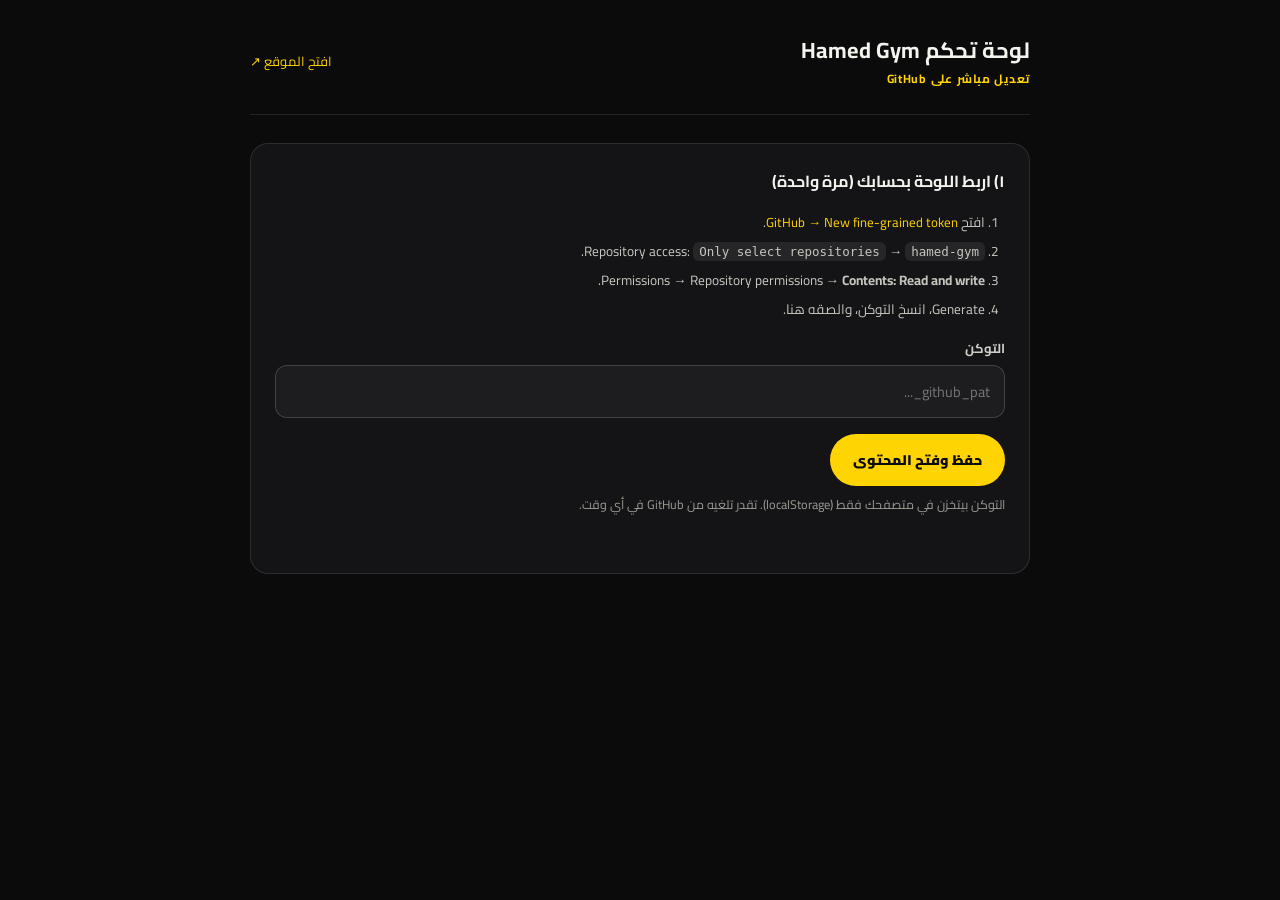
<file: admin/index.html>
<!doctype html>
<html lang="ar" dir="rtl">
<head>
<meta charset="utf-8" />
<meta name="viewport" content="width=device-width, initial-scale=1" />
<meta name="robots" content="noindex" />
<title>لوحة التحكم — Hamed Gym</title>
<link rel="preconnect" href="https://fonts.googleapis.com" />
<link rel="preconnect" href="https://fonts.gstatic.com" crossorigin />
<link href="https://fonts.googleapis.com/css2?family=Cairo:wght@400;600;800;900&display=swap" rel="stylesheet" />
<style>
  :root{
    --bg:#0b0b0c; --surface:#141417; --line:rgba(255,255,255,.1);
    --text:#f4f4ef; --muted:#9b9b94; --accent:#ffd400;
  }
  *{box-sizing:border-box}
  body{margin:0;background:var(--bg);color:var(--text);font-family:Cairo,"Segoe UI",Tahoma,sans-serif;line-height:1.7}
  .wrap{max-width:820px;margin:0 auto;padding:32px 20px 80px}
  header{display:flex;align-items:center;justify-content:space-between;gap:16px;padding-bottom:24px;border-bottom:1px solid var(--line);margin-bottom:28px}
  h1{font-size:22px;margin:0}
  h1 span{display:block;font-size:12px;color:var(--accent);font-weight:700;letter-spacing:.06em}
  a.link{color:var(--accent);font-size:13px;text-decoration:none}
  .panel{background:var(--surface);border:1px solid var(--line);border-radius:18px;padding:24px;margin-bottom:18px}
  h2{font-size:16px;margin:0 0 16px}
  label{display:block;font-size:13px;color:#cfcfc9;font-weight:700;margin-bottom:6px}
  input,textarea{width:100%;padding:12px 14px;border-radius:12px;border:1px solid rgba(255,255,255,.16);
    background:rgba(255,255,255,.04);color:var(--text);font-family:inherit;font-size:14.5px}
  input:focus,textarea:focus{outline:none;border-color:rgba(255,212,0,.55);background:rgba(255,212,0,.05)}
  textarea{min-height:90px;resize:vertical}
  .field{margin-bottom:16px}
  .row{display:flex;gap:12px;flex-wrap:wrap}
  .btn{display:inline-flex;align-items:center;justify-content:center;gap:8px;padding:12px 22px;border-radius:100px;
    border:1px solid transparent;background:var(--accent);color:#0b0b0c;font-family:inherit;font-weight:900;font-size:14px;cursor:pointer}
  .btn:disabled{opacity:.5;cursor:not-allowed}
  .btn.ghost{background:transparent;color:var(--text);border-color:rgba(255,255,255,.2)}
  .hint{font-size:12.5px;color:var(--muted);margin:8px 0 0}
  .status{font-size:13px;margin-top:14px;min-height:20px}
  .status.ok{color:#5be37a}
  .status.err{color:#ff8f8f}
  .hidden{display:none!important}
  ol.steps{font-size:13.5px;color:#c6c6bf;padding-inline-start:20px}
  ol.steps li{margin-bottom:6px}
  code{background:rgba(255,255,255,.08);padding:2px 6px;border-radius:6px;font-size:12.5px}
  .bar{position:sticky;bottom:0;background:linear-gradient(transparent,var(--bg) 40%);padding:16px 0 0;display:flex;gap:10px;justify-content:flex-end}
</style>
</head>
<body>
<div class="wrap">
  <header>
    <h1>لوحة تحكم Hamed Gym <span>تعديل مباشر على GitHub</span></h1>
    <a class="link" id="siteLink" href="../" target="_blank" rel="noopener">افتح الموقع ↗</a>
  </header>

  <!-- step 1: token -->
  <section class="panel" id="authPanel">
    <h2>١) اربط اللوحة بحسابك (مرة واحدة)</h2>
    <ol class="steps">
      <li>افتح <a class="link" href="https://github.com/settings/personal-access-tokens/new" target="_blank" rel="noopener">GitHub → New fine-grained token</a>.</li>
      <li>Repository access: <code>Only select repositories</code> → <code>hamed-gym</code>.</li>
      <li>Permissions → Repository permissions → <b>Contents: Read and write</b>.</li>
      <li>Generate، انسخ التوكن، والصقه هنا.</li>
    </ol>
    <div class="field" style="margin-top:16px">
      <label for="token">التوكن</label>
      <input id="token" type="password" placeholder="github_pat_..." autocomplete="off" />
    </div>
    <button class="btn" id="saveToken">حفظ وفتح المحتوى</button>
    <button class="btn ghost hidden" id="clearToken" type="button">مسح التوكن المحفوظ</button>
    <p class="hint">التوكن بيتخزن في متصفحك فقط (localStorage). تقدر تلغيه من GitHub في أي وقت.</p>
    <div class="status" id="authStatus"></div>
  </section>

  <!-- step 2: fields -->
  <section id="editor" class="hidden">
    <div class="panel">
      <h2>٢) محتوى الموقع</h2>
      <div id="fields"></div>
    </div>
    <div class="bar">
      <button class="btn ghost" id="reset">إلغاء التغييرات</button>
      <button class="btn" id="save">حفظ ونشر</button>
    </div>
    <div class="status" id="status"></div>
    <p class="hint">الحفظ بيعمل commit على <code>main</code>، والموقع بينشر أوتوماتيك في حوالي دقيقة.</p>
  </section>
</div>
<script src="admin.js"></script>
</body>
</html>
</file>
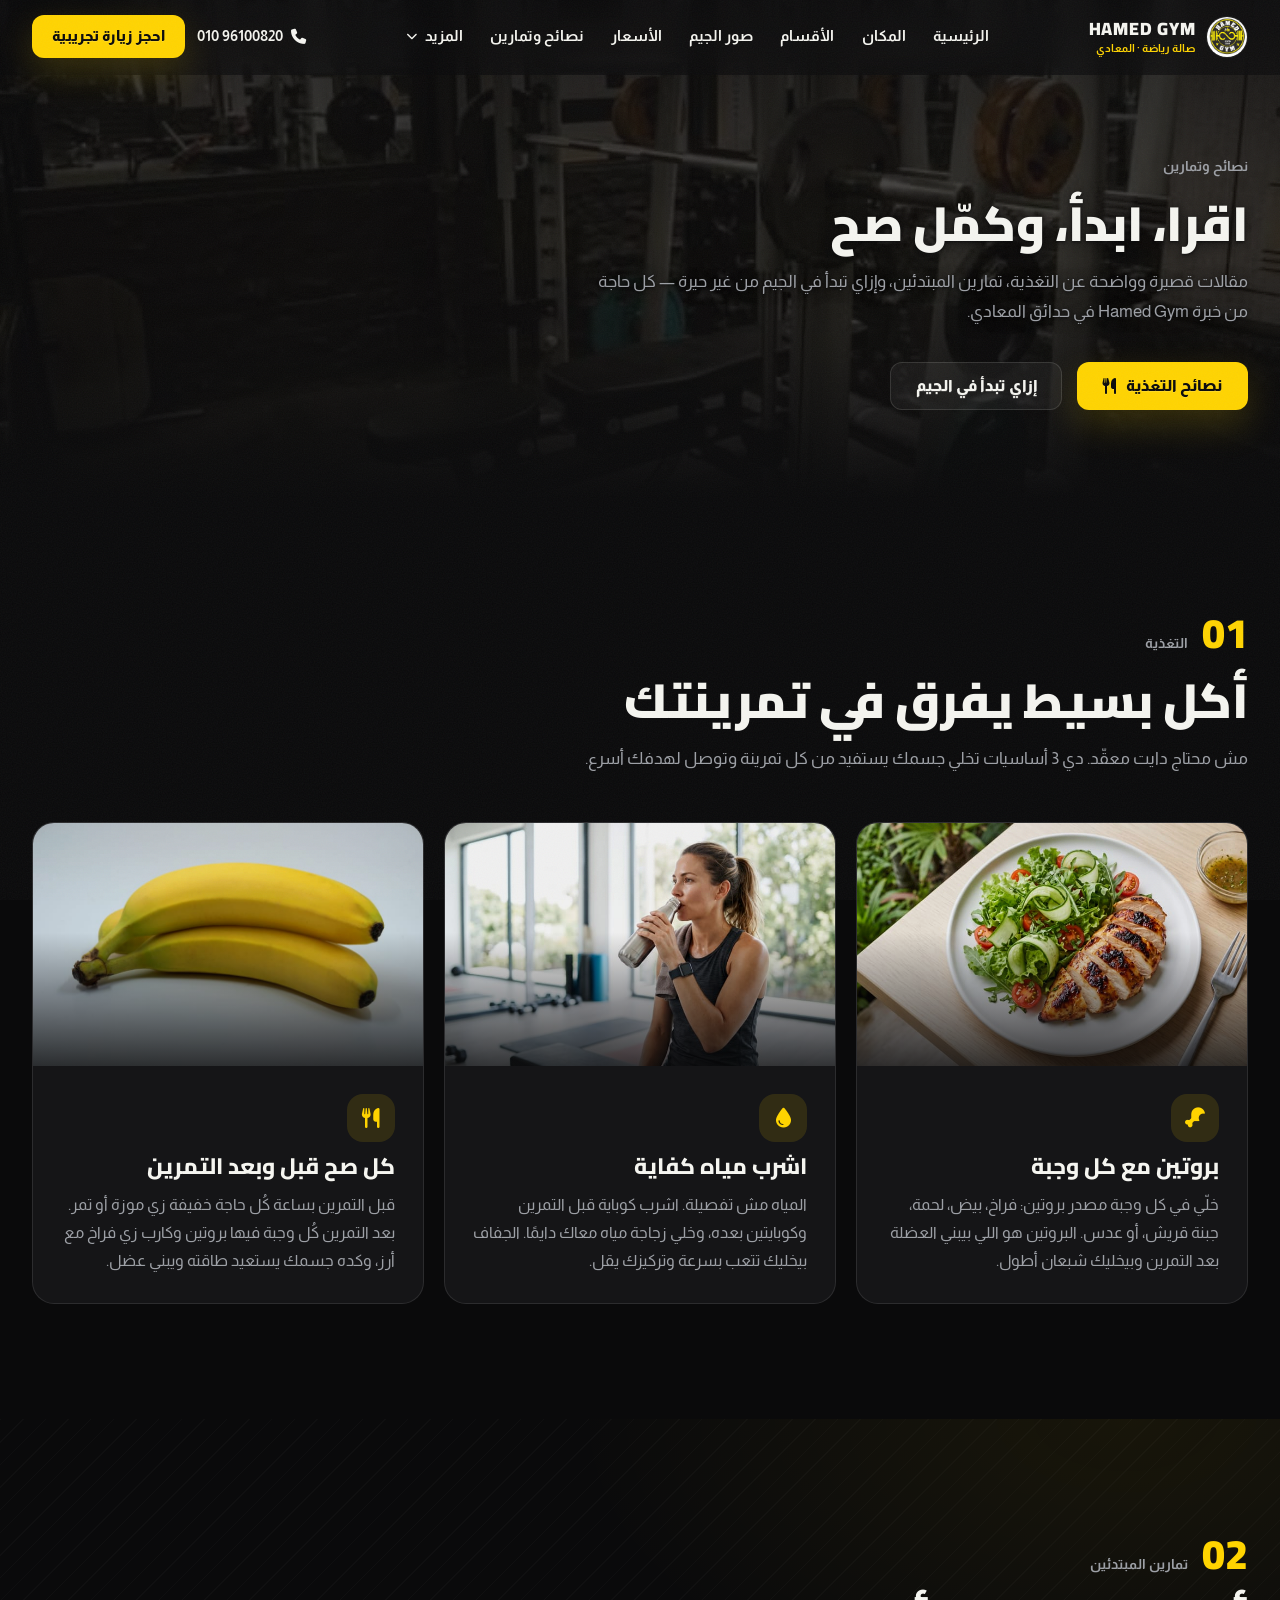
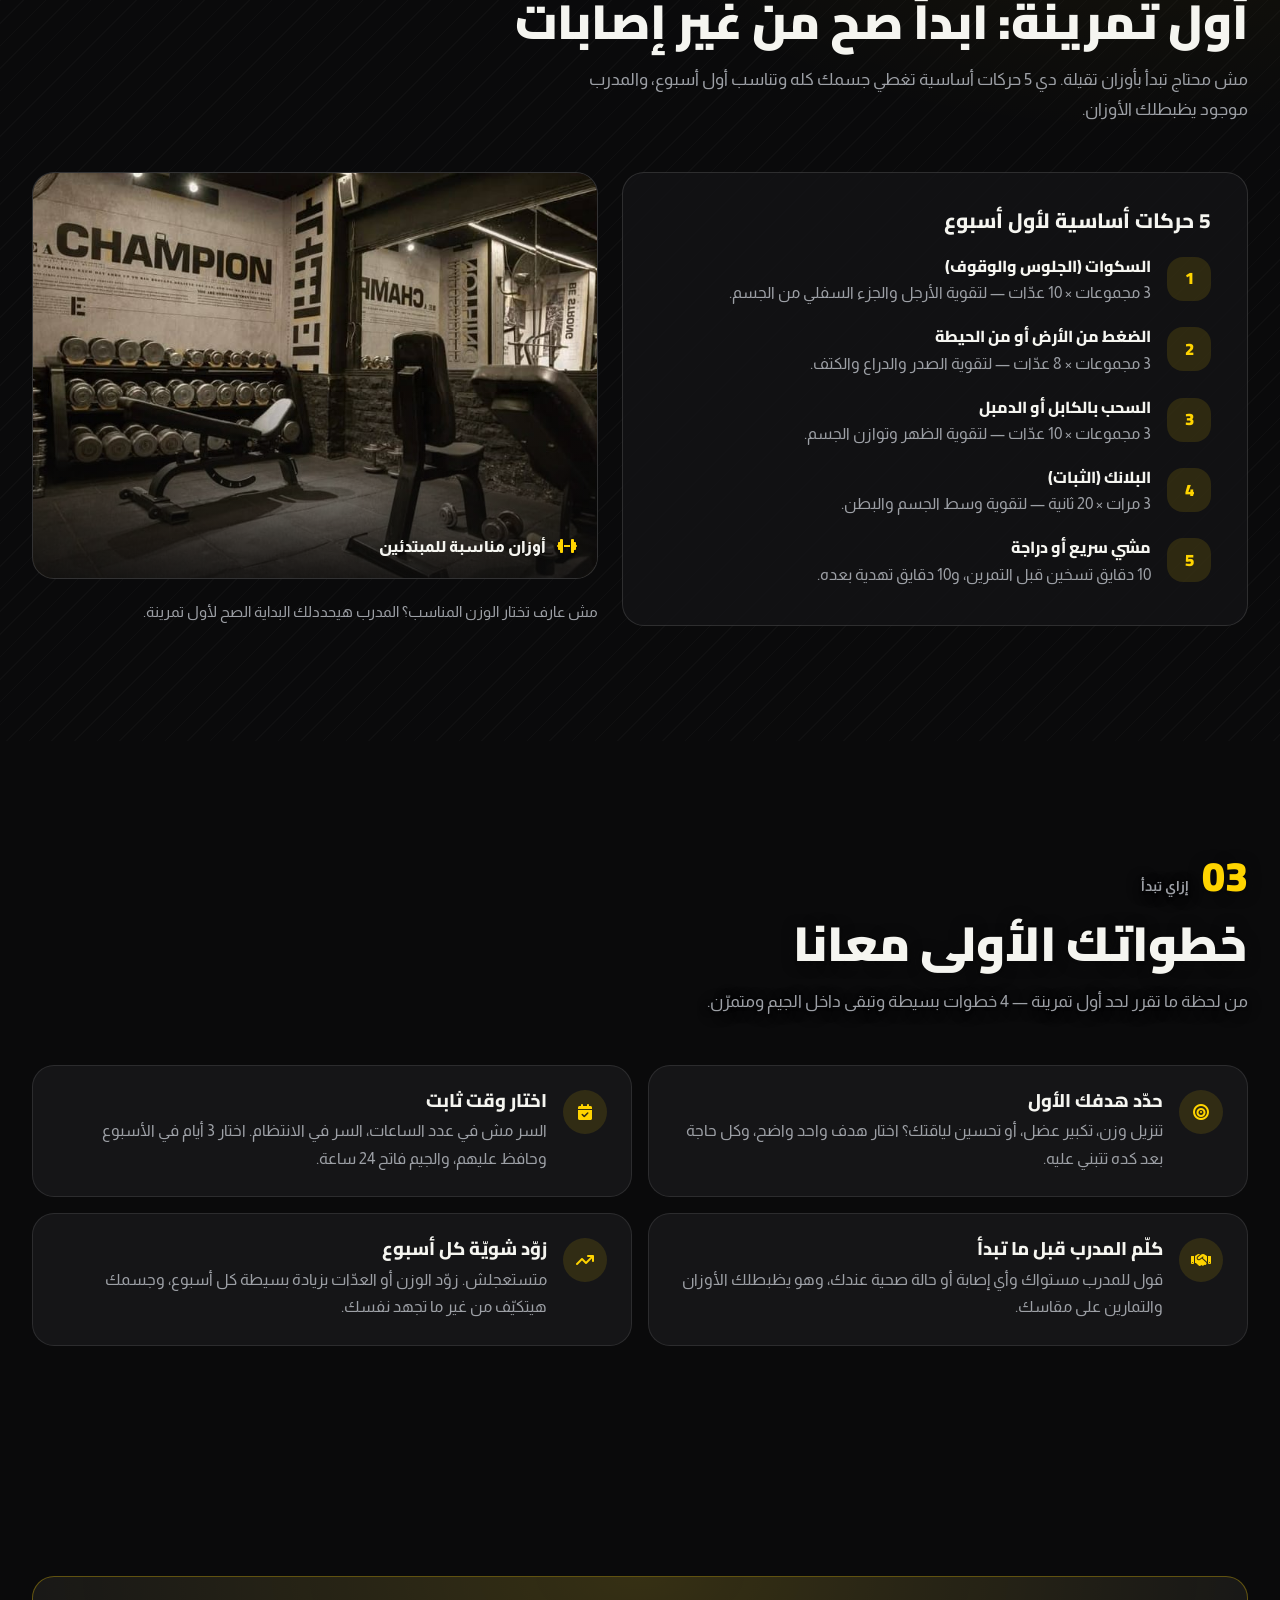
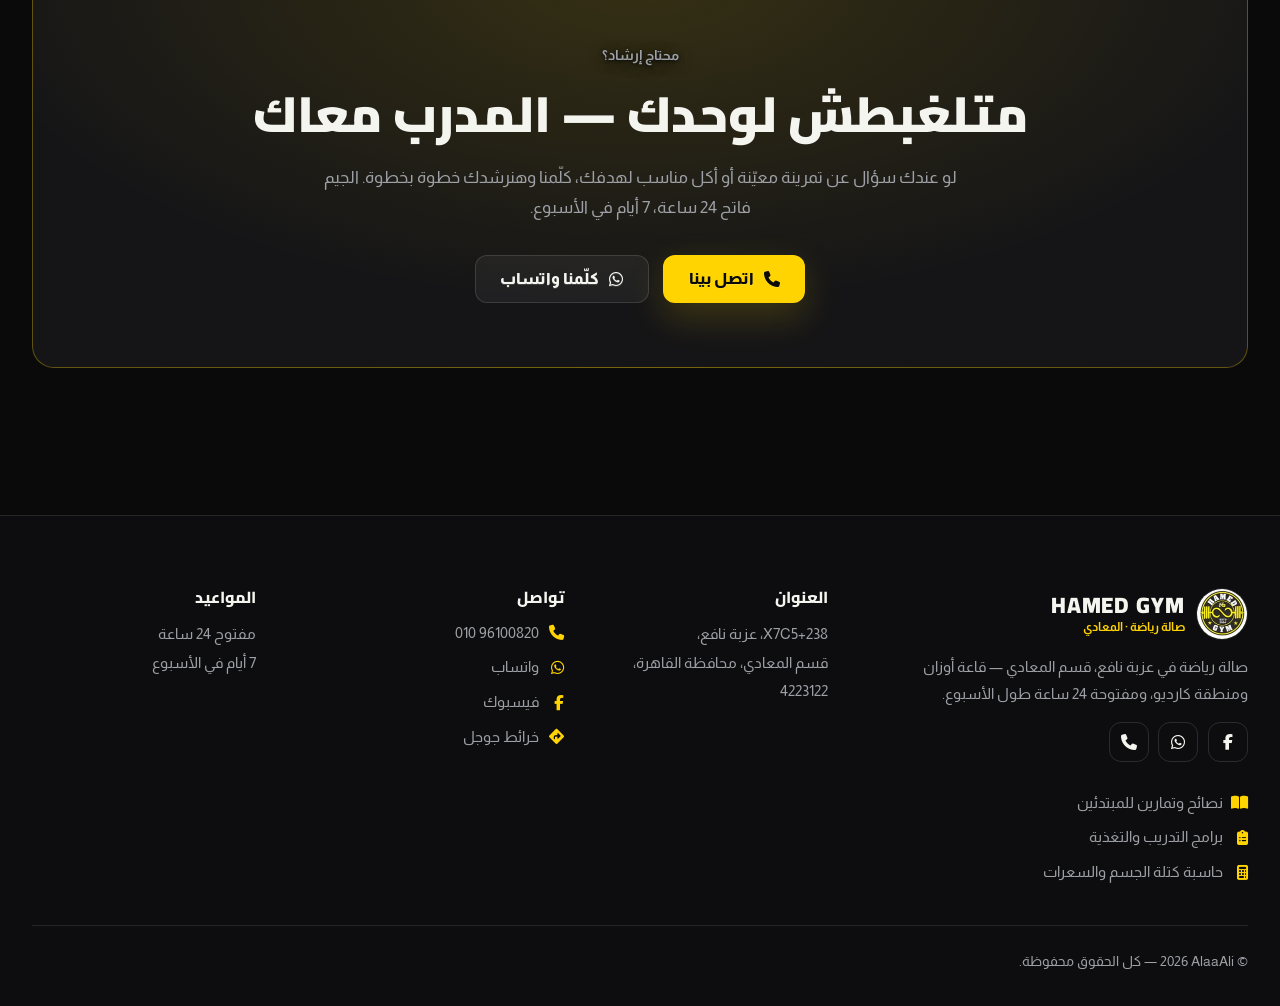
<file: tips.html>
<!DOCTYPE html>
<html lang="ar" dir="rtl" class="scroll-smooth js"><head><script>window.isManagment = "1";</script><script>window.IsManagment = "1";window.APP_PROJECT_ID = "e92ae6b4af1916db12768a7b8a8fb048";window.__CDN_BASE_URL__ = "https:\/\/cdn-cms-s-8-4.f-static.net\/manager\/ai_app_builder\/v3\/assets\/";window.APP_CURRENCIES = {"isActive":false,"currencies":{"EGP":{"code":"EGP","label":"Egypt Pound","symbol":"\u0026#1580;.\u0026#1605;","symbolFirst":true,"rate":1,"isDefault":true}}};window.APP_TAX = {"productsTax":"","regions":[{"id":384735732,"regionName":"Rest of the World","countries":{"REST_WORLD":{}},"tax":{"option":"differentTax","differentTax":{"REST_WORLD":0},"basedOn":"shippingAddress","taxCalAfterShipping":false}}],"countryOptions":[{"code":"REST_WORLD","name":"REST_WORLD","states":[],"requiresState":false}]};window.APP_BUILDER_BASE_PATH = "\/manager\/ai_app_builder\/v3";window.APP_BUILDER_REALTIME_ENABLED = true;</script><link rel="stylesheet" href="assets/cdn-cms-s-8-4.f-static.net/versions/2/system_mini/css/minimize_appBuilder_v3.css" type="text/css" crossorigin="anonymous"><link rel="dns-prefetch" href="https://images.cdn-files-a.com">
<!-- Regular Meta Info -->
<title>نصائح وتمارين | Hamed Gym المعادي</title>
<meta name="description" content="مقالات قصيرة عن التغذية وتمارين المبتدئين وإزاي تبدأ في الجيم، من Hamed Gym في حدائق المعادي — صالة مفتوحة 24 ساعة.">
<meta name="keywords" content="نصائح تمارين تغذية جيم المعادي">
<link rel="canonical" href="https://mralaaali-lang.github.io/hamed-gym/tips.html">
<!-- Favicon -->


<!-- Facebook Meta Info -->
<meta property="og:url" content="https://mralaaali-lang.github.io/hamed-gym/tips.html">
<meta property="og:image" content="https://mralaaali-lang.github.io/hamed-gym/assets/hero.jpg">
<meta property="og:description" content="مقالات قصيرة عن التغذية وتمارين المبتدئين وإزاي تبدأ في الجيم، من Hamed Gym في حدائق المعادي — صالة مفتوحة 24 ساعة.">
<meta property="og:title" content="نصائح وتمارين | Hamed Gym المعادي">
<meta property="og:site_name" content="نصائح وتمارين | Hamed Gym المعادي">
<meta property="og:see_also" content="https://hamedgym.com">
<!-- Google+ Meta Info -->
<meta itemprop="name" content="نصائح وتمارين | Hamed Gym المعادي">
<meta itemprop="description" content="مقالات قصيرة عن التغذية وتمارين المبتدئين وإزاي تبدأ في الجيم، من Hamed Gym في حدائق المعادي — صالة مفتوحة 24 ساعة.">
<meta itemprop="image" content="assets/files.cdn-files-a.com/uploads/12644054/normal_6af80e37643d5.jpg">
<!-- Twitter Meta Info -->
<meta name="twitter:card" content="summary_large_image">
<meta name="twitter:url" content="https://hamedgym.com/tips.html">
<meta name="twitter:title" content="نصائح وتمارين | Hamed Gym المعادي">
<meta name="twitter:description" content="مقالات قصيرة عن التغذية وتمارين المبتدئين وإزاي تبدأ في الجيم، من Hamed Gym في حدائق المعادي — صالة مفتوحة 24 ساعة.">
<meta name="twitter:image" content="assets/files.cdn-files-a.com/uploads/12644054/normal_6af80e37643d5.jpg">

    <!-- Explain: Shared head content with fonts, Tailwind, daisyUI, and app CSS. -->
<meta charset="UTF-8">
<meta name="viewport" content="width=device-width, initial-scale=1.0">
<meta name="theme-color" content="#0B0B0C">
<script>document.documentElement.classList.add('js');</script>
<script>
/* ResizeObserver loop warnings are harmless (layout-only) — prevent them from surfacing as JS errors */
(function () {
    var RO_PARTS = ['ResizeObserver loop'];

    function isResizeObserverText(text) {
        if (typeof text !== 'string') {
            return false;
        }
        for (var i = 0; i < RO_PARTS.length; i += 1) {
            if (text.indexOf(RO_PARTS[i]) !== -1) {
                return true;
            }
        }
        return false;
    }

    window.addEventListener('error', function (event) {
        if (event && isResizeObserverText(event.message)) {
            event.preventDefault();
            event.stopImmediatePropagation();
            return false;
        }
        return undefined;
    }, true);

    window.addEventListener('unhandledrejection', function (event) {
        var reason = event ? event.reason : null;
        var message = reason && reason.message ? reason.message : '';
        if (isResizeObserverText(message)) {
            event.preventDefault();
            event.stopImmediatePropagation();
            return false;
        }
        return undefined;
    }, true);

    /* Run observer callbacks on the next frame so a callback can never resize itself into a loop */
    if (typeof window.ResizeObserver === 'function' && !window.ResizeObserver.__appFrameWrapped) {
        var NativeResizeObserver = window.ResizeObserver;

        var FrameResizeObserver = function (callback) {
            return new NativeResizeObserver(function (entries, observer) {
                window.requestAnimationFrame(function () {
                    callback(entries, observer);
                });
            });
        };

        FrameResizeObserver.prototype = NativeResizeObserver.prototype;
        FrameResizeObserver.__appFrameWrapped = true;
        window.ResizeObserver = FrameResizeObserver;
    }
})();
</script>

<link rel="stylesheet" href="assets/cdn-cms-s-8-4.f-static.net/manager/ai_app_builder/v3/assets/minimize_css/tips.css">

<link rel="preconnect" href="https://fonts.googleapis.com">
<link rel="preconnect" href="https://fonts.gstatic.com" crossorigin="">
<link href="https://fonts.googleapis.com/css2?family=Cairo:wght@400;600;700;800;900&amp;family=Almarai:wght@400;700;800&amp;display=swap" rel="stylesheet">
<link rel="stylesheet" href="assets/cdn-cms-s-8-4.f-static.net/manager/ai_app_builder/v3/assets/css/theme.css">
<link rel="stylesheet" href="assets/cdn-cms-s-8-4.f-static.net/manager/ai_app_builder/v3/assets/css/main.css">
<link rel="stylesheet" href="assets/cdn-cms-s-8-4.f-static.net/manager/ai_app_builder/v3/assets/css/layout.css">
<link rel="stylesheet" href="assets/cdn-cms-s-8-4.f-static.net/manager/ai_app_builder/v3/assets/css/components.css">
<link rel="stylesheet" href="assets/cdn-cms-s-8-4.f-static.net/manager/ai_app_builder/v3/assets/css/sections.css">
<link rel="stylesheet" href="assets/cdn-cms-s-8-4.f-static.net/manager/ai_app_builder/v3/assets/css/footer.css"><style id="app-builder-recap-style">.grecaptcha-badge { visibility: hidden !important; opacity: 0 !important; pointer-events: none !important; transition: opacity 0.2s ease; }.grecaptcha-badge.app-builder-recap-show { visibility: visible !important; opacity: 1 !important; pointer-events: auto !important; }</style>  <link rel="stylesheet" href="site-fix.css">
  
  <link rel="icon" type="image/png" href="assets/logo.png">
</head>
<body>
    <a href="#top" class="skip-link">تخطَّ إلى المحتوى</a>
    <!-- Explain: Site navigation header with main navigation and mobile menu. -->
<header id="siteHeader" class="site-header">
    <nav class="site-nav container-shell" aria-label="التنقل الرئيسي">
        <a href="#top" class="brand" aria-label="Hamed Gym — الصفحة الرئيسية">
            <img class="brand__mark" alt="لوجو Hamed Gym" width="42" height="42" src="assets/files.cdn-files-a.com/uploads/12644054/100_6af80e35b2e79.jpg" srcset="assets/files.cdn-files-a.com/uploads/12644054/100_6af80e35b2e79.jpg 100w, assets/files.cdn-files-a.com/uploads/12644054/400_6af80e35b2e79.jpg 400w, assets/files.cdn-files-a.com/uploads/12644054/800_6af80e35b2e79.jpg 800w, assets/files.cdn-files-a.com/uploads/12644054/1200_6af80e35b2e79.jpg 1200w, assets/files.cdn-files-a.com/uploads/12644054/1600_6af80e35b2e79.jpg 1600w, assets/files.cdn-files-a.com/uploads/12644054/2000_6af80e35b2e79.jpg 2000w" sizes="43px" data-sizes-auto="1">
            <span class="brand__text">
                <span class="brand__name">HAMED GYM</span>
                <span class="brand__tag">صالة رياضة · المعادي</span>
            </span>
        </a>

        <div class="nav-links">
            <a href="#top">الرئيسية</a>
            <a href="#place">المكان</a>
            <a href="#facilities">الأقسام</a>
            <a href="#gallery">صور الجيم</a>
            <a href="#pricing">الأسعار</a>
            <a href="tips.html">نصائح وتمارين</a>
            <div class="nav-dropdown" id="navMore">
                <button type="button" class="nav-dropdown__toggle" aria-expanded="false" aria-haspopup="true">
                    المزيد <i class="fa-solid fa-chevron-down" aria-hidden="true"></i>
                </button>
                <div class="nav-dropdown__panel">
                    <a href="#trainer">المدرب</a>
                    <a href="#programs">برامج التدريب والتغذية</a>
                    <a href="#reviews">آراء الأعضاء</a>
                    <a href="#stories">قصص الأعضاء</a>
                    <a href="#calculator">حاسبة السعرات</a>
                    <a href="#faq">أسئلة شائعة</a>
                    <a href="#location">الموقع</a>
                </div>
            </div>
        </div>

        <div class="nav-actions">
            <a href="tel:+201096100820" class="nav-phone">
                <i class="fa-solid fa-phone" aria-hidden="true"></i>
                <span class="num">010 96100820</span>
            </a>
            <a href="#cta" class="btn btn-accent btn-sm nav-cta">احجز زيارة تجريبية</a>
            <button type="button" id="navOpenButton" class="nav-toggle" aria-label="افتح القائمة" aria-expanded="false" aria-controls="navOverlay">
                <i class="fa-solid fa-bars" aria-hidden="true"></i>
            </button>
        </div>
    </nav>

    <div id="navOverlay" class="nav-overlay" aria-hidden="true">
        <div class="container-shell nav-overlay__top">
            <a href="#top" class="brand" aria-label="Hamed Gym — الصفحة الرئيسية">
                <img class="brand__mark" alt="لوجو Hamed Gym" width="42" height="42" src="assets/files.cdn-files-a.com/uploads/12644054/800_6af80e35b2e79.jpg" srcset="assets/files.cdn-files-a.com/uploads/12644054/100_6af80e35b2e79.jpg 100w, assets/files.cdn-files-a.com/uploads/12644054/400_6af80e35b2e79.jpg 400w, assets/files.cdn-files-a.com/uploads/12644054/800_6af80e35b2e79.jpg 800w, assets/files.cdn-files-a.com/uploads/12644054/1200_6af80e35b2e79.jpg 1200w, assets/files.cdn-files-a.com/uploads/12644054/1600_6af80e35b2e79.jpg 1600w, assets/files.cdn-files-a.com/uploads/12644054/2000_6af80e35b2e79.jpg 2000w" sizes="100vw" data-sizes-auto="1">
                <span class="brand__text">
                    <span class="brand__name">HAMED GYM</span>
                    <span class="brand__tag">صالة رياضة · المعادي</span>
                </span>
            </a>
            <button type="button" id="navCloseButton" class="nav-toggle" aria-label="اقفل القائمة">
                <i class="fa-solid fa-xmark" aria-hidden="true"></i>
            </button>
        </div>

        <div class="container-shell nav-overlay__body">
            <nav class="nav-overlay__links" aria-label="قائمة الموبايل">
                <a href="#top">الرئيسية <i class="fa-solid fa-house" aria-hidden="true"></i></a>
                <a href="#place">المكان <i class="fa-solid fa-location-dot" aria-hidden="true"></i></a>
                <a href="#facilities">الأقسام <i class="fa-solid fa-dumbbell" aria-hidden="true"></i></a>
                <a href="#gallery">صور الجيم <i class="fa-solid fa-images" aria-hidden="true"></i></a>
                <a href="#trainer">المدرب <i class="fa-solid fa-user" aria-hidden="true"></i></a>
                <a href="#pricing">الأسعار <i class="fa-solid fa-tag" aria-hidden="true"></i></a>
                <a href="tips.html">نصائح وتمارين <i class="fa-solid fa-book-open" aria-hidden="true"></i></a>
                <a href="#reviews">آراء الأعضاء <i class="fa-solid fa-star" aria-hidden="true"></i></a>
                <a href="#stories">قصص الأعضاء <i class="fa-solid fa-medal" aria-hidden="true"></i></a>
                <a href="#programs">برامج التدريب والتغذية <i class="fa-solid fa-clipboard-list" aria-hidden="true"></i></a>
                <a href="#faq">أسئلة شائعة <i class="fa-solid fa-circle-question" aria-hidden="true"></i></a>
                <a href="#calculator">حاسبة السعرات <i class="fa-solid fa-calculator" aria-hidden="true"></i></a>
            </nav>
            <div class="nav-overlay__foot">
                <a href="#cta" class="btn btn-accent">احجز زيارة تجريبية</a>
                <a href="tel:+201096100820" class="btn btn-ghost"><i class="fa-solid fa-phone" aria-hidden="true"></i> <span class="num">010 96100820</span></a>
                <a href="https://wa.me/201096100820" target="_blank" rel="noopener" class="btn btn-ghost"><i class="fa-brands fa-whatsapp" aria-hidden="true"></i> واتساب</a>
            </div>
        </div>
    </div>
</header>    <main id="top">
        <!-- Explain: Hero section for the tips and workout page. -->
<section class="page-hero" style="background-image: url('assets/files.cdn-files-a.com/uploads/12644054/2000_6af80e37643d5.jpg');" aria-labelledby="tipsHeroTitle">
    <div class="container-shell">
        <div class="page-hero__inner reveal is-visible">
            <p class="section-index"><span class="section-index__label">نصائح وتمارين</span></p>
            <h1 id="tipsHeroTitle" class="section-title">اقرا، ابدأ، وكمّل صح</h1>
            <p class="section-lead">مقالات قصيرة وواضحة عن التغذية، تمارين المبتدئين، وإزاي تبدأ في الجيم من غير حيرة — كل حاجة من خبرة Hamed Gym في حدائق المعادي.</p>
            <div class="hero__actions">
                <a href="tips.html#nutrition" class="btn btn-accent">نصائح التغذية <i class="fa-solid fa-utensils" aria-hidden="true"></i></a>
                <a href="tips.html#start" class="btn btn-ghost">إزاي تبدأ في الجيم</a>
            </div>
        </div>
    </div>
</section>        <!-- Explain: Nutrition tips section for the tips page. -->
<section id="nutrition" class="section-pad" aria-labelledby="nutritionTitle">
    <div class="container-shell">
        <div class="section-head reveal">
            <p class="section-index"><span class="section-index__num num">01</span><span class="section-index__label">التغذية</span></p>
            <h2 id="nutritionTitle" class="section-title">أكل بسيط يفرق في تمرينتك</h2>
            <p class="section-lead">مش محتاج دايت معقّد. دي 3 أساسيات تخلي جسمك يستفيد من كل تمرينة وتوصل لهدفك أسرع.</p>
        </div>
                <div class="card-grid card-grid--3">
                        <article class="area-card reveal">
                <div class="area-card__media">
                    <img alt="وجبة بروتين صحية فيها فراخ وخضار" src="assets/files.cdn-files-a.com/admin/system_photos_stock/800_6aef207a12c1a.jpg" srcset="assets/files.cdn-files-a.com/admin/system_photos_stock/100_6aef207a12c1a.jpg 100w, assets/files.cdn-files-a.com/admin/system_photos_stock/400_6aef207a12c1a.jpg 400w, assets/files.cdn-files-a.com/admin/system_photos_stock/800_6aef207a12c1a.jpg 800w, assets/files.cdn-files-a.com/admin/system_photos_stock/1200_6aef207a12c1a.jpg 1200w, assets/files.cdn-files-a.com/admin/system_photos_stock/1600_6aef207a12c1a.jpg 1600w, assets/files.cdn-files-a.com/admin/system_photos_stock/2000_6aef207a12c1a.jpg 2000w" loading="lazy" sizes="683px" data-sizes-auto="1">
                </div>
                <div class="area-card__body">
                    <span class="area-card__icon"><i class="fa-solid fa-drumstick-bite" aria-hidden="true"></i></span>
                    <h3 class="area-card__title">بروتين مع كل وجبة</h3>
                    <p class="area-card__text">خلّي في كل وجبة مصدر بروتين: فراخ، بيض، لحمة، جبنة قريش، أو عدس. البروتين هو اللي بيبني العضلة بعد التمرين وبيخليك شبعان أطول.</p>
                </div>
            </article>
                        <article class="area-card reveal">
                <div class="area-card__media">
                    <img alt="زجاجة مياه بعد التمرين" src="assets/files.cdn-files-a.com/admin/system_photos_stock/800_6af1e16b28fb8.jpg" srcset="assets/files.cdn-files-a.com/admin/system_photos_stock/100_6af1e16b28fb8.jpg 100w, assets/files.cdn-files-a.com/admin/system_photos_stock/400_6af1e16b28fb8.jpg 400w, assets/files.cdn-files-a.com/admin/system_photos_stock/800_6af1e16b28fb8.jpg 800w, assets/files.cdn-files-a.com/admin/system_photos_stock/1200_6af1e16b28fb8.jpg 1200w, assets/files.cdn-files-a.com/admin/system_photos_stock/1600_6af1e16b28fb8.jpg 1600w, assets/files.cdn-files-a.com/admin/system_photos_stock/2000_6af1e16b28fb8.jpg 2000w" loading="lazy" sizes="683px" data-sizes-auto="1">
                </div>
                <div class="area-card__body">
                    <span class="area-card__icon"><i class="fa-solid fa-droplet" aria-hidden="true"></i></span>
                    <h3 class="area-card__title">اشرب مياه كفاية</h3>
                    <p class="area-card__text">المياه مش تفصيلة. اشرب كوباية قبل التمرين وكوبايتين بعده، وخلي زجاجة مياه معاك دايمًا. الجفاف بيخليك تتعب بسرعة وتركيزك يقل.</p>
                </div>
            </article>
                        <article class="area-card reveal">
                <div class="area-card__media">
                    <img alt="موز كوجبة خفيفة قبل التمرين" src="assets/cdn-cms.f-static.com/ready_uploads/media/906939/800_5d94a41719eab.jpg" srcset="assets/cdn-cms.f-static.com/ready_uploads/media/906939/100_5d94a41719eab.jpg 100w, assets/cdn-cms.f-static.com/ready_uploads/media/906939/400_5d94a41719eab.jpg 400w, assets/cdn-cms.f-static.com/ready_uploads/media/906939/800_5d94a41719eab.jpg 800w, assets/cdn-cms.f-static.com/ready_uploads/media/906939/1200_5d94a41719eab.jpg 1200w, assets/cdn-cms.f-static.com/ready_uploads/media/906939/1600_5d94a41719eab.jpg 1600w, assets/cdn-cms.f-static.com/ready_uploads/media/906939/2000_5d94a41719eab.jpg 2000w" loading="lazy" sizes="683px" data-sizes-auto="1">
                </div>
                <div class="area-card__body">
                    <span class="area-card__icon"><i class="fa-solid fa-utensils" aria-hidden="true"></i></span>
                    <h3 class="area-card__title">كل صح قبل وبعد التمرين</h3>
                    <p class="area-card__text">قبل التمرين بساعة كُل حاجة خفيفة زي موزة أو تمر. بعد التمرين كُل وجبة فيها بروتين وكارب زي فراخ مع أرز، وكده جسمك يستعيد طاقته ويبني عضل.</p>
                </div>
            </article>
                    </div>
    </div>
</section>        <!-- Explain: Beginner workout section for the tips page. -->
<section id="beginner" class="section-pad section--tint" aria-labelledby="beginnerTitle">
    <div class="container-shell">
        <div class="section-head reveal">
            <p class="section-index"><span class="section-index__num num">02</span><span class="section-index__label">تمارين المبتدئين</span></p>
            <h2 id="beginnerTitle" class="section-title">أول تمرينة: ابدأ صح من غير إصابات</h2>
            <p class="section-lead">مش محتاج تبدأ بأوزان تقيلة. دي 5 حركات أساسية تغطي جسمك كله وتناسب أول أسبوع، والمدرب موجود يظبطلك الأوزان.</p>
        </div>
                <div class="location-grid">
            <div class="location-card reveal">
                <h3 class="feature-card__title">5 حركات أساسية لأول أسبوع</h3>
                <ul class="location-list">
                                        <li>
                        <span class="location-ic step-num num">1</span>
                        <div>
                            <h3>السكوات (الجلوس والوقوف)</h3>
                            <p>3 مجموعات × 10 عدّات — لتقوية الأرجل والجزء السفلي من الجسم.</p>
                        </div>
                    </li>
                                        <li>
                        <span class="location-ic step-num num">2</span>
                        <div>
                            <h3>الضغط من الأرض أو من الحيطة</h3>
                            <p>3 مجموعات × 8 عدّات — لتقوية الصدر والدراع والكتف.</p>
                        </div>
                    </li>
                                        <li>
                        <span class="location-ic step-num num">3</span>
                        <div>
                            <h3>السحب بالكابل أو الدمبل</h3>
                            <p>3 مجموعات × 10 عدّات — لتقوية الظهر وتوازن الجسم.</p>
                        </div>
                    </li>
                                        <li>
                        <span class="location-ic step-num num">4</span>
                        <div>
                            <h3>البلانك (الثبات)</h3>
                            <p>3 مرات × 20 ثانية — لتقوية وسط الجسم والبطن.</p>
                        </div>
                    </li>
                                        <li>
                        <span class="location-ic step-num num">5</span>
                        <div>
                            <h3>مشي سريع أو دراجة</h3>
                            <p>10 دقايق تسخين قبل التمرين، و10 دقايق تهدية بعده.</p>
                        </div>
                    </li>
                                    </ul>
            </div>
            <div class="location-aside reveal">
                <figure class="location-photo">
                    <img alt="رف دمبل وأوزان في Hamed Gym للتمارين الأساسية" src="assets/files.cdn-files-a.com/uploads/12644054/800_6af80e392976b.jpg" srcset="assets/files.cdn-files-a.com/uploads/12644054/100_6af80e392976b.jpg 100w, assets/files.cdn-files-a.com/uploads/12644054/400_6af80e392976b.jpg 400w, assets/files.cdn-files-a.com/uploads/12644054/800_6af80e392976b.jpg 800w, assets/files.cdn-files-a.com/uploads/12644054/1200_6af80e392976b.jpg 1200w, assets/files.cdn-files-a.com/uploads/12644054/1600_6af80e392976b.jpg 1600w, assets/files.cdn-files-a.com/uploads/12644054/2000_6af80e392976b.jpg 2000w" loading="lazy" sizes="683px" data-sizes-auto="1">
                    <figcaption><i class="fa-solid fa-dumbbell" aria-hidden="true"></i> أوزان مناسبة للمبتدئين</figcaption>
                </figure>
                <p class="location-hint">مش عارف تختار الوزن المناسب؟ المدرب هيحددلك البداية الصح لأول تمرينة.</p>
            </div>
        </div>
    </div>
</section>        <!-- Explain: "How to start" section for the tips page. -->
<section id="start" class="section-pad section--media" style="background-image: url('assets/files.cdn-files-a.com/uploads/12644054/2000_6af80e3a4f0ef.jpg');" aria-labelledby="startTitle">
    <div class="container-shell">
        <div class="section-head reveal">
            <p class="section-index"><span class="section-index__num num">03</span><span class="section-index__label">إزاي تبدأ</span></p>
            <h2 id="startTitle" class="section-title">خطواتك الأولى معانا</h2>
            <p class="section-lead">من لحظة ما تقرر لحد أول تمرينة — 4 خطوات بسيطة وتبقى داخل الجيم ومتمرّن.</p>
        </div>
                <ul class="promise-list">
                        <li class="promise reveal">
                <span class="promise__icon"><i class="fa-solid fa-bullseye" aria-hidden="true"></i></span>
                <div>
                    <h3 class="promise__title">حدّد هدفك الأول</h3>
                    <p class="promise__text">تنزيل وزن، تكبير عضل، أو تحسين لياقتك؟ اختار هدف واحد واضح، وكل حاجة بعد كده تتبني عليه.</p>
                </div>
            </li>
                        <li class="promise reveal">
                <span class="promise__icon"><i class="fa-solid fa-calendar-check" aria-hidden="true"></i></span>
                <div>
                    <h3 class="promise__title">اختار وقت ثابت</h3>
                    <p class="promise__text">السر مش في عدد الساعات، السر في الانتظام. اختار 3 أيام في الأسبوع وحافظ عليهم، والجيم فاتح 24 ساعة.</p>
                </div>
            </li>
                        <li class="promise reveal">
                <span class="promise__icon"><i class="fa-solid fa-handshake" aria-hidden="true"></i></span>
                <div>
                    <h3 class="promise__title">كلّم المدرب قبل ما تبدأ</h3>
                    <p class="promise__text">قول للمدرب مستواك وأي إصابة أو حالة صحية عندك، وهو يظبطلك الأوزان والتمارين على مقاسك.</p>
                </div>
            </li>
                        <li class="promise reveal">
                <span class="promise__icon"><i class="fa-solid fa-arrow-trend-up" aria-hidden="true"></i></span>
                <div>
                    <h3 class="promise__title">زوّد شويّة كل أسبوع</h3>
                    <p class="promise__text">متستعجلش. زوّد الوزن أو العدّات بزيادة بسيطة كل أسبوع، وجسمك هيتكيّف من غير ما تجهد نفسك.</p>
                </div>
            </li>
                    </ul>
    </div>
</section>        <!-- Explain: Call to action section for the tips page. -->
<section class="section-pad section--media" style="background-image: url('assets/files.cdn-files-a.com/uploads/12644054/2000_6af80e362ee73.jpg');" aria-labelledby="tipsCtaTitle">
    <div class="container-shell">
        <div class="cta-panel reveal">
            <p class="section-index"><span class="section-index__label">محتاج إرشاد؟</span></p>
            <h2 id="tipsCtaTitle" class="cta-panel__title">متلغبطش لوحدك — المدرب معاك</h2>
            <p class="cta-panel__text">لو عندك سؤال عن تمرينة معيّنة أو أكل مناسب لهدفك، كلّمنا وهنرشدك خطوة بخطوة. الجيم فاتح 24 ساعة، 7 أيام في الأسبوع.</p>
            <div class="cta-actions">
                <a href="tel:+201096100820" class="btn btn-accent"><i class="fa-solid fa-phone" aria-hidden="true"></i> اتصل بينا</a>
                <a href="https://wa.me/201096100820" target="_blank" rel="noopener" class="btn btn-ghost"><i class="fa-brands fa-whatsapp" aria-hidden="true"></i> كلّمنا واتساب</a>
            </div>
        </div>
    </div>
</section>    </main>
    <!-- Explain: Site footer with updated links, contact info, and calculator link. -->
<footer class="site-footer">
    <div class="container-shell">
        <div class="footer-grid">
            <div class="footer-brand">
                <a href="#top" class="brand brand--footer" aria-label="Hamed Gym — الصفحة الرئيسية">
                    <img class="brand__mark" alt="لوجو Hamed Gym" width="52" height="52" src="assets/files.cdn-files-a.com/uploads/12644054/100_6af80e35b2e79.jpg" srcset="assets/files.cdn-files-a.com/uploads/12644054/100_6af80e35b2e79.jpg 100w, assets/files.cdn-files-a.com/uploads/12644054/400_6af80e35b2e79.jpg 400w, assets/files.cdn-files-a.com/uploads/12644054/800_6af80e35b2e79.jpg 800w, assets/files.cdn-files-a.com/uploads/12644054/1200_6af80e35b2e79.jpg 1200w, assets/files.cdn-files-a.com/uploads/12644054/1600_6af80e35b2e79.jpg 1600w, assets/files.cdn-files-a.com/uploads/12644054/2000_6af80e35b2e79.jpg 2000w" loading="lazy" sizes="1px" data-sizes-auto="1">
                    <span class="brand__text">
                        <span class="brand__name">HAMED GYM</span>
                        <span class="brand__tag">صالة رياضة · المعادي</span>
                    </span>
                </a>
                <p class="footer-note">صالة رياضة في عزبة نافع، قسم المعادي — قاعة أوزان ومنطقة كارديو، ومفتوحة 24 ساعة طول الأسبوع.</p>
                <div class="footer-social">
                    <a href="https://www.facebook.com/profile.php?id=61558616214122" target="_blank" rel="noopener" aria-label="صفحة Hamed Gym على فيسبوك"><i class="fa-brands fa-facebook-f" aria-hidden="true"></i></a>
                    <a href="https://wa.me/201096100820" target="_blank" rel="noopener" aria-label="واتساب Hamed Gym"><i class="fa-brands fa-whatsapp" aria-hidden="true"></i></a>
                    <a href="tel:+201096100820" aria-label="اتصل بـ Hamed Gym"><i class="fa-solid fa-phone" aria-hidden="true"></i></a>
                </div>
                <div class="footer-links">
                    <a href="tips.html"><i class="fa-solid fa-book-open" aria-hidden="true"></i> نصائح وتمارين للمبتدئين</a>
                    <a href="#programs"><i class="fa-solid fa-clipboard-list" aria-hidden="true"></i> برامج التدريب والتغذية</a>
                    <a href="#calculator"><i class="fa-solid fa-calculator" aria-hidden="true"></i> حاسبة كتلة الجسم والسعرات</a>
                </div>
            </div>

            <div class="footer-col">
                <h3 class="footer-col__title">العنوان</h3>
                <p><span class="num">X7C5+238</span>، عزبة نافع،<br>قسم المعادي، محافظة القاهرة، <span class="num">4223122</span></p>
            </div>

            <div class="footer-col">
                <h3 class="footer-col__title">تواصل</h3>
                <div class="footer-links">
                    <a href="tel:+201096100820"><i class="fa-solid fa-phone" aria-hidden="true"></i> <span class="num">010 96100820</span></a>
                    <a href="https://wa.me/201096100820" target="_blank" rel="noopener"><i class="fa-brands fa-whatsapp" aria-hidden="true"></i> واتساب</a>
                    <a href="https://www.facebook.com/profile.php?id=61558616214122" target="_blank" rel="noopener"><i class="fa-brands fa-facebook-f" aria-hidden="true"></i> فيسبوك</a>
                    <a href="https://www.google.com/maps/search/?api=1&amp;query=Hamed+Gym+%D8%B9%D8%B2%D8%A8%D8%A9+%D9%86%D8%A7%D9%81%D8%B9+%D8%A7%D9%84%D9%85%D8%B9%D8%A7%D8%AF%D9%8A" target="_blank" rel="noopener"><i class="fa-solid fa-diamond-turn-right" aria-hidden="true"></i> خرائط جوجل</a>
                </div>
            </div>

            <div class="footer-col">
                <h3 class="footer-col__title">المواعيد</h3>
                <p>مفتوح 24 ساعة<br>7 أيام في الأسبوع</p>
            </div>
        </div>

        <div class="footer-bottom">
            <p>© <span class="num">2026</span> AlaaAli — كل الحقوق محفوظة.</p>
        </div>
    </div>
</footer>

<div class="mobile-bar" role="region" aria-label="تواصل سريع">
    <a href="tel:+201096100820" class="mobile-bar__btn mobile-bar__btn--accent"><i class="fa-solid fa-phone" aria-hidden="true"></i> اتصل</a>
    <a href="https://wa.me/201096100820" target="_blank" rel="noopener" class="mobile-bar__btn"><i class="fa-brands fa-whatsapp" aria-hidden="true"></i> واتساب</a>
</div>
    <div class="grain" aria-hidden="true"></div>

    <script src="assets/cdn-cms-s-8-4.f-static.net/manager/ai_app_builder/v3/assets/js/app.js"></script>
<script>var packageNUM=1;</script><script src="assets/cdn-cms-s-8-4.f-static.net/manager/translation_JS/website_jsTranslations.js" crossorigin="anonymous"></script><script>var siteRefTxt="lIBDzFWth0hPevIjrRk35TJCVTdNRzRaa2hkdWxkQ2hBK1pZNmc9PQ==";</script><script src="assets/cdn-cms-s-8-4.f-static.net/versions/2/system_mini/js/minimize_appBuilder_scripts_v3.js" crossorigin="anonymous"></script>
  <script src="site-fix.js"></script>
<script type="application/ld+json">
{
  "@context": "https://schema.org",
  "@type": "Article",
  "headline": "اقرا، ابدأ، وكمّل صح",
  "description": "مقالات قصيرة عن التغذية وتمارين المبتدئين وإزاي تبدأ في الجيم من خبرة Hamed Gym في حدائق المعادي.",
  "inLanguage": "ar",
  "author": { "@type": "Organization", "name": "Hamed Gym" },
  "publisher": { "@type": "Organization", "name": "Hamed Gym" },
  "mainEntityOfPage": "https://hamedgym.com/tips.html"
}
</script>
  <script src="forms.js"></script>
  <script src="cms.js"></script>
</body></html>
</file>
<file: assets/cdn-cms-s-8-4.f-static.net/versions/2/system_mini/css/minimize_appBuilder_v3.css>
#showSmallAdOnScroll {display:flex;align-items:center;justify-content:center;box-sizing:border-box;border:0;border-top:1px solid rgba(168, 85, 247, 0.35);position:fixed;transform:translateZ(0px);z-index:1032;left:0;bottom:-64px;height:64px;width:100%;margin:0;padding:12px 24px;background:linear-gradient(180deg, #141419 0%, #0d0d0f 100%);box-shadow:0px -8px 24px rgba(0, 0, 0, 0.45), 0px -1px 0px rgba(168, 85, 247, 0.15) inset;color:#f5f5f7;text-align:center;font-family:'Inter', -apple-system, BlinkMacSystemFont, 'Segoe UI', Roboto, Helvetica, Arial, sans-serif;letter-spacing:0.01em;transition:bottom 0.4s ease;}#showSmallAdOnScroll.static {display:flex;bottom:0;}html.s123-ads-banner-active footer {padding-bottom:100px;}#showSmallAdOnScroll a {display:inline-flex;align-items:center;justify-content:center;gap:12px;flex-wrap:wrap;width:auto;color:#f5f5f7;font-size:13px;font-weight:500;letter-spacing:0.02em;text-transform:none;text-decoration:none;line-height:1.2;}#showSmallAdOnScroll img {display:inline-block !important;vertical-align:middle !important;height:22px !important;width:auto !important;max-width:none !important;margin:0 !important;box-sizing:content-box !important;filter:invert(1) brightness(1.05); opacity:0.95;}#showSmallAdOnScroll .s123-b-b-s-1 {display:inline !important;vertical-align:middle;font-size:13px;letter-spacing:0.04em;text-transform:uppercase;}#showSmallAdOnScroll a .free-app-banner-cta {display:inline-block;padding:7px 14px;border-radius:999px;border:0;background:linear-gradient(135deg, #a855f7, #3b82f6);color:#fff;font-size:12px;font-weight:600;letter-spacing:0.06em;text-transform:uppercase;text-decoration:none;box-shadow:0px 2px 10px rgba(168, 85, 247, 0.35);transition:transform 0.15s ease, box-shadow 0.15s ease, filter 0.15s ease;}#showSmallAdOnScroll a .free-app-banner-cta:hover {transform:translateY(-1px);box-shadow:0px 4px 14px rgba(168, 85, 247, 0.5);filter:brightness(1.05);color:#fff !important;}#showSmallAdOnScroll button.s123-ads-banner-abuse-link {display:none;width:auto;position:absolute;top:50%;right:1rem;left:auto;transform:translateY(-50%);cursor:pointer;background:transparent;border:0;box-shadow:none;padding:0;align-items:center;justify-content:center;text-decoration:none;font-family:inherit;color:inherit;}html:not(.in-management) #showSmallAdOnScroll button.s123-ads-banner-abuse-link {display:inline-flex;}html[dir=rtl] #showSmallAdOnScroll button.s123-ads-banner-abuse-link {right:auto;left:1rem;}#showSmallAdOnScroll button.s123-ads-banner-abuse-link span.site123link.s123-ads-banner-abuse-label {background:transparent;font-size:10px;font-weight:400;letter-spacing:0.05em;padding:0.25em 0.625em;border-radius:0.25em;box-shadow:none;text-transform:uppercase;}#showSmallAdOnScroll button.s123-ads-banner-abuse-link span.site123link.s123-ads-banner-abuse-label:hover {background:rgba(245, 245, 247, 0.06);border-color:rgba(245, 245, 247, 0.35);color:#f5f5f7 !important;transform:none;filter:none;}#showSmallAdOnScroll .s123-ads-banner-toolbar-icon {display:inline-flex;align-items:center;justify-content:center;width:2.25em;height:2.25em;min-width:2.25em;min-height:2.25em;font-size:1rem;line-height:1;box-sizing:border-box;background:transparent;border:0;padding:0;box-shadow:none;cursor:pointer;font-family:inherit;transition:color 0.15s ease, background 0.15s ease, border-color 0.15s ease;color:#c7c7cc;}#showSmallAdOnScroll .s123-ads-banner-toolbar-icon svg {display:block;width:1.125em;height:1.125em;flex-shrink:0;}#showSmallAdOnScroll button.s123-ads-banner-close-link.s123-ads-banner-toolbar-icon {position:absolute;top:50%;left:0.875rem;right:auto;transform:translateY(-50%);}html[dir=rtl] #showSmallAdOnScroll button.s123-ads-banner-close-link.s123-ads-banner-toolbar-icon {left:auto;right:0.875rem;}#showSmallAdOnScroll button.s123-ads-banner-abuse-link .s123-ads-banner-abuse-mobile-label {display:none;align-items:center;justify-content:center;box-sizing:border-box;min-height:2.25em;border-radius:0.25em;background:transparent;font-size:0.6875rem;font-weight:600;letter-spacing:0.06em;line-height:1.2;text-transform:uppercase;color:#c7c7cc;}@media (max-width:899px) {html:not(.in-management) #showSmallAdOnScroll button.s123-ads-banner-abuse-link .s123-ads-banner-abuse-mobile-label {white-space:normal;max-width:6em;display:inline-flex;}html:not(.in-management) #showSmallAdOnScroll button.s123-ads-banner-abuse-link .s123-ads-banner-abuse-label {display:none !important;}#showSmallAdOnScroll .s123-ads-banner-toolbar-icon {width:1.85em;height:1.85em;min-width:1.85em;min-height:1.85em;font-size:0.875rem;}#showSmallAdOnScroll .s123-ads-banner-toolbar-icon svg {width:1em;height:1em;}#showSmallAdOnScroll button.s123-ads-banner-close-link.s123-ads-banner-toolbar-icon {left:0.625rem;}html[dir=rtl] #showSmallAdOnScroll button.s123-ads-banner-close-link.s123-ads-banner-toolbar-icon {left:auto;right:0.625rem;}}@media (min-width:900px) {#showSmallAdOnScroll button.s123-ads-banner-abuse-link .s123-ads-banner-abuse-label {display:inline-block;}#showSmallAdOnScroll button.s123-ads-banner-abuse-link .s123-ads-banner-abuse-mobile-label {display:none !important;}}html[dir="rtl"] #showSmallAdOnScroll .s123-b-b-s-1 {display:inline-block !important;margin-left:5px;margin-bottom:1px;}@media (max-width:991px) {#showSmallAdOnScroll .free-app-banner-cta-wrap,#showSmallAdOnScroll a[target="_blank"] span.site123link {display:none !important;}}@media (max-width:767px) {#showSmallAdOnScroll {height:auto;min-height:56px;padding:10px 50px 10px 10px;}html[dir=rtl] #showSmallAdOnScroll {padding:10px 10px 10px 50px;}#showSmallAdOnScroll a {gap:8px;font-size:12px;}#showSmallAdOnScroll .s123-b-b-s-1 {font-size:11px;letter-spacing:0.03em;}#showSmallAdOnScroll img {height:18px !important;}}.free-app-banner-report-overlay {position:fixed;top:0;left:0;width:100%;height:100%;background-color:rgba(13, 13, 15, 0.78);backdrop-filter:blur(4px);-webkit-backdrop-filter:blur(4px);z-index:99999;display:flex;align-items:center;justify-content:center;font-family:'Inter', -apple-system, BlinkMacSystemFont, 'Segoe UI', Roboto, Helvetica, Arial, sans-serif;}.free-app-banner-report-modal {background:#1a1a21;color:#f5f5f7;border:1px solid #2a2a35;border-radius:12px;padding:28px 30px;width:90%;max-width:560px;max-height:90vh;overflow-y:auto;position:relative;box-shadow:0 24px 60px rgba(0, 0, 0, 0.6);}.free-app-banner-report-modal .free-app-banner-report-close {position:absolute;top:12px;right:14px;background:none;border:0;color:#8e8e93;font-size:22px;cursor:pointer;line-height:1;padding:4px 8px;border-radius:4px;transition:color 0.15s ease, background 0.15s ease;}.free-app-banner-report-modal .free-app-banner-report-close:hover {color:#f5f5f7;background:rgba(245, 245, 247, 0.06);}html[dir=rtl] .free-app-banner-report-modal .free-app-banner-report-close {right:auto;left:14px;}.free-app-banner-report-modal h3 {margin:0 0 8px 0;font-size:18px;font-weight:600;color:#f5f5f7;letter-spacing:-0.01em;}.free-app-banner-report-modal p {margin:0 0 20px 0;font-size:13px;line-height:1.5;color:#8e8e93;}.free-app-banner-report-modal .free-app-banner-report-field {margin-bottom:14px;}.free-app-banner-report-modal label {display:block;margin-bottom:6px;font-size:12px;font-weight:500;color:#c7c7cc;letter-spacing:0.02em;}.free-app-banner-report-modal select,.free-app-banner-report-modal input[type="email"],.free-app-banner-report-modal textarea {width:100%;padding:10px 12px;border-radius:8px;border:1px solid #2a2a35;background-color:#222230;color:#f5f5f7;font-size:13px;font-family:inherit;box-sizing:border-box;transition:border-color 0.15s ease, box-shadow 0.15s ease;}.free-app-banner-report-modal select:focus,.free-app-banner-report-modal input[type="email"]:focus,.free-app-banner-report-modal textarea:focus {outline:none;border-color:#a855f7;box-shadow:0 0 0 3px rgba(168, 85, 247, 0.2);}.free-app-banner-report-modal textarea {resize:vertical;min-height:100px;line-height:1.4;}.free-app-banner-report-modal .free-app-banner-report-submit,.free-app-banner-report-modal .free-app-banner-report-close-btn {display:block;width:100%;padding:11px 16px;border-radius:8px;border:0;background:linear-gradient(135deg, #a855f7, #3b82f6);color:#fff;font-size:13px;font-weight:600;letter-spacing:0.04em;text-transform:uppercase;cursor:pointer;margin-top:12px;font-family:inherit;transition:filter 0.15s ease, box-shadow 0.15s ease, transform 0.15s ease;box-shadow:0 2px 12px rgba(168, 85, 247, 0.3);}.free-app-banner-report-modal .free-app-banner-report-submit:hover:not(:disabled),.free-app-banner-report-modal .free-app-banner-report-close-btn:hover {filter:brightness(1.05);transform:translateY(-1px);box-shadow:0 4px 16px rgba(168, 85, 247, 0.45);}.free-app-banner-report-modal .free-app-banner-report-submit:disabled {opacity:0.6;cursor:not-allowed;transform:none;}.free-app-banner-report-modal .free-app-banner-report-thanks {text-align:center;padding:12px 0;}.free-app-banner-report-modal .free-app-banner-report-error {color:#ef4444;font-size:12px;margin-top:6px;display:none;}
</file>
<file: assets/cdn-cms-s-8-4.f-static.net/manager/ai_app_builder/v3/assets/minimize_css/index.css>
/*start_library_index-tw_included,daisyui_included,fa_dynamic-end_library_index*/@layer theme, base, components, utilities;@layer theme{:root, :host{--font-sans:ui-sans-serif,system-ui,sans-serif,"Apple Color Emoji","Segoe UI Emoji","Segoe UI Symbol","Noto Color Emoji";--font-mono:ui-monospace,SFMono-Regular,Menlo,Monaco,Consolas,"Liberation Mono","Courier New",monospace;--color-black:#000;--default-font-family:var(--font-sans);--default-mono-font-family:var(--font-mono)}}@layer base{*, ::after, ::before, ::backdrop, ::file-selector-button{box-sizing:border-box;margin:0;padding:0;border:0 solid}html, :host{line-height:1.5;-webkit-text-size-adjust:100%;tab-size:4;font-family:var(--default-font-family,ui-sans-serif,system-ui,sans-serif,"Apple Color Emoji","Segoe UI Emoji","Segoe UI Symbol","Noto Color Emoji");font-feature-settings:var(--default-font-feature-settings,normal);font-variation-settings:var(--default-font-variation-settings,normal);-webkit-tap-highlight-color:transparent}hr{height:0;color:inherit;border-top-width:1px}abbr:where([title]){-webkit-text-decoration:underline dotted;text-decoration:underline dotted}h1, h2, h3, h4, h5, h6{font-size:inherit;font-weight:inherit}a{color:inherit;-webkit-text-decoration:inherit;text-decoration:inherit}b, strong{font-weight:bolder}code, kbd, samp, pre{font-family:var(--default-mono-font-family,ui-monospace,SFMono-Regular,Menlo,Monaco,Consolas,"Liberation Mono","Courier New",monospace);font-feature-settings:var(--default-mono-font-feature-settings,normal);font-variation-settings:var(--default-mono-font-variation-settings,normal);font-size:1em}small{font-size:80%}sub, sup{font-size:75%;line-height:0;position:relative;vertical-align:baseline}sub{bottom:-0.25em}sup{top:-0.5em}table{text-indent:0;border-color:inherit;border-collapse:collapse}:-moz-focusring{outline:auto}progress{vertical-align:baseline}summary{display:list-item}ol, ul, menu{list-style:none}img, svg, video, canvas, audio, iframe, embed, object{display:block;vertical-align:middle}img, video{max-width:100%;height:auto}button, input, select, optgroup, textarea, ::file-selector-button{font:inherit;font-feature-settings:inherit;font-variation-settings:inherit;letter-spacing:inherit;color:inherit;border-radius:0;background-color:transparent;opacity:1}:where(select:is([multiple], [size])) optgroup{font-weight:bolder}:where(select:is([multiple], [size])) optgroup option{padding-inline-start:20px}::file-selector-button{margin-inline-end:4px}::placeholder{opacity:1}@supports (not (-webkit-appearance: -apple-pay-button))  or (contain-intrinsic-size: 1px){::placeholder{color:currentcolor;@supports (color: color-mix(in lab, red, red)){color:color-mix(in oklab,currentcolor 50%,transparent)}}}textarea{resize:vertical}::-webkit-search-decoration{-webkit-appearance:none}::-webkit-date-and-time-value{min-height:1lh;text-align:inherit}::-webkit-datetime-edit{display:inline-flex}::-webkit-datetime-edit-fields-wrapper{padding:0}::-webkit-datetime-edit, ::-webkit-datetime-edit-year-field, ::-webkit-datetime-edit-month-field, ::-webkit-datetime-edit-day-field, ::-webkit-datetime-edit-hour-field, ::-webkit-datetime-edit-minute-field, ::-webkit-datetime-edit-second-field, ::-webkit-datetime-edit-millisecond-field, ::-webkit-datetime-edit-meridiem-field{padding-block:0}::-webkit-calendar-picker-indicator{line-height:1}:-moz-ui-invalid{box-shadow:none}button, input:where([type="button"], [type="reset"], [type="submit"]), ::file-selector-button{appearance:button}::-webkit-inner-spin-button, ::-webkit-outer-spin-button{height:auto}[hidden]:where(:not([hidden="until-found"])){display:none!important}}@layer utilities{.drawer-open{@layer daisyui.l1.l2.l3{> .drawer-toggle:checked{~ .drawer-side{scrollbar-color:revert-layer}:root:has(&){--page-overflow:revert-layer;--page-scroll-gutter:revert-layer;--page-scroll-bg:revert-layer;--page-scroll-transition:revert-layer;--page-has-backdrop:revert-layer;animation:revert-layer;animation-timeline:revert-layer}}}@layer daisyui.l1.l2{> .drawer-side{overflow-y:auto}> .drawer-toggle{display:none;~ .drawer-side{pointer-events:auto;visibility:visible;position:sticky;display:block;width:auto;overscroll-behavior:auto;opacity:100%;> .drawer-overlay{cursor:default;background-color:transparent}}&:checked ~ .drawer-side{pointer-events:auto;visibility:visible}}}@layer daisyui.l1{> .drawer-toggle ~ .drawer-side > :not(.drawer-overlay){translate:0%;[dir="rtl"] &{translate:0%}}}}.dropdown{@layer daisyui.l1.l2.l3{position:relative;display:inline-block;position-area:var(--anchor-v,bottom) var(--anchor-h,span-right);& > *:not(:has(~ [class*="dropdown-content"])):focus{--tw-outline-style:none;outline-style:none;@media (forced-colors: active){outline:2px solid transparent;outline-offset:2px}}.dropdown-content{position:absolute}&.dropdown-close .dropdown-content, &:not(details, .dropdown-open, .dropdown-hover:hover, :focus-within) .dropdown-content, &.dropdown-hover:not(:hover) [tabindex]:first-child:focus:not(:focus-visible) ~ .dropdown-content{display:none;transform-origin:top;opacity:0%;scale:95%}&[popover], .dropdown-content{z-index:999;@media (prefers-reduced-motion: no-preference){animation:dropdown 0.2s;transition-property:opacity,scale,display,overlay;transition-behavior:allow-discrete;transition-duration:0.2s;transition-timing-function:cubic-bezier(0.4,0,0.2,1)}}@starting-style{&[popover], .dropdown-content{scale:95%;opacity:0}}&:not(.dropdown-close){&.dropdown-open, &:not(.dropdown-hover):focus, &:focus-within{> [tabindex]:first-child{pointer-events:none}.dropdown-content{opacity:100%;scale:100%}}&.dropdown-hover:hover{.dropdown-content{opacity:100%;scale:100%}}}&:is(details){summary{&::-webkit-details-marker{display:none}}}&:where([popover]){background:#0000}&[popover]{position:fixed;color:inherit;@supports not (position-area: bottom){margin:auto;&.dropdown-close, &.dropdown-open:not(:popover-open){display:none;transform-origin:top;opacity:0%;scale:95%}&::backdrop{background-color:color-mix(in oklab,#000 30%,#0000)}}&.dropdown-close, &:not(.dropdown-open, :popover-open){display:none;transform-origin:top;opacity:0%;scale:95%}}}}.btn{:where(&){@layer daisyui.l1.l2.l3{width:unset}}.prose :where(a&:not(.btn-link)):not(:where([class~="not-prose"], [class~="not-prose"] *)){text-decoration-line:none}@layer daisyui.l1.l2.l3{display:inline-flex;flex-shrink:0;cursor:pointer;flex-wrap:nowrap;align-items:center;justify-content:center;gap:calc(0.25rem * 1.5);text-align:center;vertical-align:middle;outline-offset:2px;webkit-user-select:none;user-select:none;padding-inline:var(--btn-p);color:var(--btn-fg);--tw-prose-links:var(--btn-fg);height:var(--size);font-size:var(--fontsize,0.875rem);font-weight:600;outline-color:var(--btn-color,var(--color-base-content));transition-property:color,background-color,border-color,box-shadow;transition-timing-function:cubic-bezier(0,0,0.2,1);transition-duration:0.2s;border-start-start-radius:var(--join-ss,var(--radius-field));border-start-end-radius:var(--join-se,var(--radius-field));border-end-start-radius:var(--join-es,var(--radius-field));border-end-end-radius:var(--join-ee,var(--radius-field));background-color:var(--btn-bg);background-size:auto,calc(var(--noise) * 100%);background-image:none,var(--btn-noise);border-width:var(--border);border-style:solid;border-color:var(--btn-border);text-shadow:0 0.5px oklch(100% 0 0/calc(var(--depth) * 0.15));touch-action:manipulation;box-shadow:0 0.5px 0 0.5px oklch(100% 0 0/calc(var(--depth) * 6%)) inset,var(--btn-shadow);--size:calc(var(--size-field, 0.25rem) * 10);--btn-bg:var(--btn-color,var(--color-base-200));--btn-fg:var(--color-base-content);--btn-p:1rem;--btn-border:var(--btn-bg);@supports (color: color-mix(in lab, red, red)){--btn-border:color-mix(in oklab,var(--btn-bg),#000 calc(var(--depth) * 5%))}--btn-shadow:0 3px 2px -2px var(--btn-bg),0 4px 3px -2px var(--btn-bg);@supports (color: color-mix(in lab, red, red)){--btn-shadow:0 3px 2px -2px color-mix(in oklab,var(--btn-bg) calc(var(--depth) * 30%),#0000),0 4px 3px -2px color-mix(in oklab,var(--btn-bg) calc(var(--depth) * 30%),#0000)}--btn-noise:var(--fx-noise);@media (hover: hover){&:hover{--btn-bg:var(--btn-color,var(--color-base-200));@supports (color: color-mix(in lab, red, red)){--btn-bg:color-mix(in oklab,var(--btn-color,var(--color-base-200)),#000 7%)}}}&:focus-visible, &:has(:focus-visible){outline-width:2px;outline-style:solid;isolation:isolate}&:active:not(.btn-active){translate:0 0.5px;--btn-bg:var(--btn-color,var(--color-base-200));@supports (color: color-mix(in lab, red, red)){--btn-bg:color-mix(in oklab,var(--btn-color,var(--color-base-200)),#000 5%)}--btn-border:var(--btn-color,var(--color-base-200));@supports (color: color-mix(in lab, red, red)){--btn-border:color-mix(in oklab,var(--btn-color,var(--color-base-200)),#000 7%)}--btn-shadow:0 0 0 0 oklch(0% 0 0/0),0 0 0 0 oklch(0% 0 0/0)}&:is(input[type="checkbox"], input[type="radio"]){appearance:none;&[aria-label]::after{--tw-content:attr(aria-label);content:var(--tw-content)}}&:where(input:checked:not(.filter .btn)){--btn-color:var(--color-primary);--btn-fg:var(--color-primary-content);isolation:isolate}}&:disabled{@layer daisyui.l1.l2{&:not(.btn-link, .btn-ghost){background-color:var(--color-base-content);@supports (color: color-mix(in lab, red, red)){background-color:color-mix(in oklab,var(--color-base-content) 10%,transparent)}box-shadow:none}pointer-events:none;--btn-border:#0000;--btn-noise:none;--btn-fg:var(--color-base-content);@supports (color: color-mix(in lab, red, red)){--btn-fg:color-mix(in oklch,var(--color-base-content) 20%,#0000)}}}&[disabled]{@layer daisyui.l1.l2{&:not(.btn-link, .btn-ghost){background-color:var(--color-base-content);@supports (color: color-mix(in lab, red, red)){background-color:color-mix(in oklab,var(--color-base-content) 10%,transparent)}box-shadow:none}pointer-events:none;--btn-border:#0000;--btn-noise:none;--btn-fg:var(--color-base-content);@supports (color: color-mix(in lab, red, red)){--btn-fg:color-mix(in oklch,var(--color-base-content) 20%,#0000)}}}}.loading{@layer daisyui.l1.l2.l3{pointer-events:none;display:inline-block;aspect-ratio:1/1;background-color:currentcolor;vertical-align:middle;width:calc(var(--size-selector, 0.25rem) * 6);mask-size:100%;mask-repeat:no-repeat;mask-position:center;mask-image:url("data:image/svg+xml,%3Csvg width='24' height='24' stroke='black' viewBox='0 0 24 24' xmlns='http://www.w3.org/2000/svg'%3E%3Cg transform-origin='center'%3E%3Ccircle cx='12' cy='12' r='9.5' fill='none' stroke-width='3' stroke-linecap='round'%3E%3CanimateTransform attributeName='transform' type='rotate' from='0 12 12' to='360 12 12' dur='2s' repeatCount='indefinite'/%3E%3Canimate attributeName='stroke-dasharray' values='0,150;42,150;42,150' keyTimes='0;0.475;1' dur='1.5s' repeatCount='indefinite'/%3E%3Canimate attributeName='stroke-dashoffset' values='0;-16;-59' keyTimes='0;0.475;1' dur='1.5s' repeatCount='indefinite'/%3E%3C/circle%3E%3C/g%3E%3C/svg%3E")}}.collapse-open{@layer daisyui.l1.l2{grid-template-rows:max-content 1fr;> .collapse-content{content-visibility:visible;min-height:fit-content;padding-bottom:1rem;@supports not (content-visibility: visible){visibility:visible}}}}.input{@layer daisyui.l1.l2.l3{cursor:text;border:var(--border) solid #0000;position:relative;display:inline-flex;flex-shrink:1;appearance:none;align-items:center;gap:calc(0.25rem * 2);background-color:var(--color-base-100);padding-inline:calc(0.25rem * 3);vertical-align:middle;white-space:nowrap;width:clamp(3rem,20rem,100%);height:var(--size);font-size:max(var(--font-size,0.875rem),0.875rem);touch-action:manipulation;border-start-start-radius:var(--join-ss,var(--radius-field));border-start-end-radius:var(--join-se,var(--radius-field));border-end-start-radius:var(--join-es,var(--radius-field));border-end-end-radius:var(--join-ee,var(--radius-field));border-color:var(--input-color);box-shadow:0 1px var(--input-color) inset,0 -1px oklch(100% 0 0/calc(var(--depth) * 0.1)) inset;@supports (color: color-mix(in lab, red, red)){box-shadow:0 1px color-mix(in oklab,var(--input-color) calc(var(--depth) * 10%),#0000) inset,0 -1px oklch(100% 0 0/calc(var(--depth) * 0.1)) inset}--size:calc(var(--size-field, 0.25rem) * 10);--input-color:var(--color-base-content);@supports (color: color-mix(in lab, red, red)){--input-color:color-mix(in oklab,var(--color-base-content) 20%,#0000)}&:where(input){display:inline-flex}:where(input){display:inline-flex;height:100%;width:100%;appearance:none;background-color:transparent;border:none;&:focus, &:focus-within{--tw-outline-style:none;outline-style:none;@media (forced-colors: active){outline:2px solid transparent;outline-offset:2px}}}:where(input[type="url"]), :where(input[type="email"]){direction:ltr}:where(input[type="date"]){display:inline-flex}&:focus, &:focus-within{--input-color:var(--color-base-content);box-shadow:0 1px var(--input-color);@supports (color: color-mix(in lab, red, red)){box-shadow:0 1px color-mix(in oklab,var(--input-color) calc(var(--depth) * 10%),#0000)}outline:2px solid var(--input-color);outline-offset:2px;isolation:isolate}@media (pointer: coarse){@supports (-webkit-touch-callout: none){&:focus, &:focus-within{--font-size:1rem}}}&:has(> input[disabled]), &:is(:disabled, [disabled]), fieldset:disabled &{cursor:not-allowed;border-color:var(--color-base-200);background-color:var(--color-base-200);color:var(--color-base-content);@supports (color: color-mix(in lab, red, red)){color:color-mix(in oklab,var(--color-base-content) 40%,transparent)}&::placeholder{color:var(--color-base-content);@supports (color: color-mix(in lab, red, red)){color:color-mix(in oklab,var(--color-base-content) 20%,transparent)}}box-shadow:none}&:has(> input[disabled]) > input[disabled]{cursor:not-allowed}&::-webkit-date-and-time-value{text-align:inherit}&[type="number"]{&::-webkit-inner-spin-button{margin-block:calc(0.25rem * -3);margin-inline-end:calc(0.25rem * -3)}}&::-webkit-calendar-picker-indicator{position:absolute;inset-inline-end:0.75em}&:has(> input[type="date"]){:where(input[type="date"]){display:inline-flex;webkit-appearance:none;appearance:none}input[type="date"]::-webkit-calendar-picker-indicator{position:absolute;inset-inline-end:0.75em;width:1em;height:1em;cursor:pointer}}}}.select{@layer daisyui.l1.l2.l3{border:var(--border) solid #0000;position:relative;display:inline-flex;flex-shrink:1;appearance:none;align-items:center;gap:calc(0.25rem * 1.5);background-color:var(--color-base-100);padding-inline-start:calc(0.25rem * 3);padding-inline-end:calc(0.25rem * 7);vertical-align:middle;width:clamp(3rem,20rem,100%);height:var(--size);font-size:0.875rem;touch-action:manipulation;border-start-start-radius:var(--join-ss,var(--radius-field));border-start-end-radius:var(--join-se,var(--radius-field));border-end-start-radius:var(--join-es,var(--radius-field));border-end-end-radius:var(--join-ee,var(--radius-field));background-image:linear-gradient(45deg,#0000 50%,currentColor 50%),linear-gradient(135deg,currentColor 50%,#0000 50%);background-position:calc(100% - 20px) calc(1px + 50%),calc(100% - 16.1px) calc(1px + 50%);background-size:4px 4px,4px 4px;background-repeat:no-repeat;white-space:nowrap;overflow:hidden;text-overflow:ellipsis;box-shadow:0 1px var(--input-color) inset,0 -1px oklch(100% 0 0/calc(var(--depth) * 0.1)) inset;@supports (color: color-mix(in lab, red, red)){box-shadow:0 1px color-mix(in oklab,var(--input-color) calc(var(--depth) * 10%),#0000) inset,0 -1px oklch(100% 0 0/calc(var(--depth) * 0.1)) inset}border-color:var(--input-color);--input-color:var(--color-base-content);@supports (color: color-mix(in lab, red, red)){--input-color:color-mix(in oklab,var(--color-base-content) 20%,#0000)}--size:calc(var(--size-field, 0.25rem) * 10);[dir="rtl"] &{background-position:calc(0% + 12px) calc(1px + 50%),calc(0% + 16px) calc(1px + 50%);&::picker(select), select::picker(select){translate:0.5rem 0}}&[multiple]{height:auto;overflow:auto;padding-block:calc(0.25rem * 3);padding-inline-end:calc(0.25rem * 3);background-image:none}select{margin-inline-start:calc(0.25rem * -3);margin-inline-end:calc(0.25rem * -7);width:calc(100% + 2.75rem);appearance:none;padding-inline-start:calc(0.25rem * 3);padding-inline-end:calc(0.25rem * 7);height:calc(100% - calc(var(--border) * 2));align-items:center;background:inherit;border-radius:inherit;border-style:none;&:focus, &:focus-within{--tw-outline-style:none;outline-style:none;@media (forced-colors: active){outline:2px solid transparent;outline-offset:2px}}&:not(:last-child){margin-inline-end:calc(0.25rem * -5.5);background-image:none}}&:focus, &:focus-within{--input-color:var(--color-base-content);box-shadow:0 1px var(--input-color);@supports (color: color-mix(in lab, red, red)){box-shadow:0 1px color-mix(in oklab,var(--input-color) calc(var(--depth) * 10%),#0000)}outline:2px solid var(--input-color);outline-offset:2px;isolation:isolate}&:has(> select[disabled]), &:is(:disabled, [disabled]), fieldset:disabled &{cursor:not-allowed;border-color:var(--color-base-200);background-color:var(--color-base-200);color:var(--color-base-content);@supports (color: color-mix(in lab, red, red)){color:color-mix(in oklab,var(--color-base-content) 40%,transparent)}&::placeholder{color:var(--color-base-content);@supports (color: color-mix(in lab, red, red)){color:color-mix(in oklab,var(--color-base-content) 20%,transparent)}}}&:has(> select[disabled]) > select[disabled]{cursor:not-allowed}&, & select{@supports (appearance: base-select){appearance:base-select}@supports (appearance: base-select){&::picker(select){appearance:base-select}}&::picker(select){color:inherit;max-height:min(24rem,70dvh);margin-inline:0.5rem;translate:-0.5rem 0;border:var(--border) solid var(--color-base-200);margin-block:calc(0.25rem * 2);border-radius:var(--radius-box);padding:calc(0.25rem * 2);background-color:inherit;box-shadow:0 2px calc(var(--depth) * 3px) -2px oklch(0% 0 0/0.2);box-shadow:0 20px 25px -5px rgb(0 0 0/calc(var(--depth) * 0.1)),0 8px 10px -6px rgb(0 0 0/calc(var(--depth) * 0.1))}&::picker-icon{display:none}optgroup{padding-top:0.5em;option{&:nth-child(1){margin-top:0.5em}}}option{border-radius:var(--radius-field);padding-inline:calc(0.25rem * 3);padding-block:calc(0.25rem * 1.5);transition-property:color,background-color;transition-duration:0.2s;transition-timing-function:cubic-bezier(0,0,0.2,1);white-space:normal;&:not(:disabled){&:hover, &:focus-visible{cursor:pointer;background-color:var(--color-base-content);@supports (color: color-mix(in lab, red, red)){background-color:color-mix(in oklab,var(--color-base-content) 10%,transparent)}--tw-outline-style:none;outline-style:none;@media (forced-colors: active){outline:2px solid transparent;outline-offset:2px}}&:active{background-color:var(--color-neutral);color:var(--color-neutral-content);box-shadow:0 2px calc(var(--depth) * 3px) -2px var(--color-neutral)}}}}}}.card{@layer daisyui.l1.l2.l3{position:relative;display:flex;flex-direction:column;border-radius:var(--radius-box);outline-width:2px;transition:outline 0.2s ease-in-out;outline:0 solid #0000;outline-offset:2px;&:focus{--tw-outline-style:none;outline-style:none;@media (forced-colors: active){outline:2px solid transparent;outline-offset:2px}}&:focus-visible{outline-color:currentColor}:where(figure:first-child){overflow:hidden;border-start-start-radius:inherit;border-start-end-radius:inherit;border-end-start-radius:unset;border-end-end-radius:unset}:where(figure:last-child){overflow:hidden;border-start-start-radius:unset;border-start-end-radius:unset;border-end-start-radius:inherit;border-end-end-radius:inherit}figure{display:flex;align-items:center;justify-content:center}&:has(> input:is(input[type="checkbox"], input[type="radio"])){cursor:pointer;user-select:none}&:has(> :checked){outline:2px solid currentColor}}}.stats{@layer daisyui.l1.l2.l3{position:relative;display:inline-grid;grid-auto-flow:column;overflow-x:auto;border-radius:var(--radius-box)}}.hero{@layer daisyui.l1.l2.l3{display:grid;width:100%;place-items:center;background-size:cover;background-position:center;& > *{grid-column-start:1;grid-row-start:1}}}.label{@layer daisyui.l1.l2.l3{display:inline-flex;align-items:center;gap:calc(0.25rem * 1.5);white-space:nowrap;color:currentcolor;@supports (color: color-mix(in lab, red, red)){color:color-mix(in oklab,currentcolor 60%,transparent)}&:has(input){cursor:pointer}&:is(.input > *, .select > *){display:flex;height:calc(100% - 0.5rem);align-items:center;padding-inline:calc(0.25rem * 3);white-space:nowrap;font-size:inherit;&:first-child{margin-inline-start:calc(0.25rem * -3);margin-inline-end:calc(0.25rem * 3);border-inline-end:var(--border) solid currentColor;@supports (color: color-mix(in lab, red, red)){border-inline-end:var(--border) solid color-mix(in oklab,currentColor 10%,#0000)}}&:last-child{margin-inline-start:calc(0.25rem * 3);margin-inline-end:calc(0.25rem * -3);border-inline-start:var(--border) solid currentColor;@supports (color: color-mix(in lab, red, red)){border-inline-start:var(--border) solid color-mix(in oklab,currentColor 10%,#0000)}}}}}.status{@layer daisyui.l1.l2.l3{display:inline-block;aspect-ratio:1/1;width:calc(0.25rem * 2);height:calc(0.25rem * 2);border-radius:var(--radius-selector);background-color:var(--color-base-content);@supports (color: color-mix(in lab, red, red)){background-color:color-mix(in oklab,var(--color-base-content) 20%,transparent)}background-position:center;background-repeat:no-repeat;vertical-align:middle;color:color-mix(in srgb,#000 30%,transparent);@supports (color: color-mix(in lab, red, red)){color:color-mix(in oklab,var(--color-black) 30%,transparent)}background-image:radial-gradient(circle at 35% 30%,oklch(1 0 0/calc(var(--depth) * 0.5)),#0000);box-shadow:0 2px 3px -1px currentColor;@supports (color: color-mix(in lab, red, red)){box-shadow:0 2px 3px -1px color-mix(in oklab,currentColor calc(var(--depth) * 100%),#0000)}}}.footer{@layer daisyui.l1.l2.l3{display:grid;width:100%;grid-auto-flow:row;place-items:start;column-gap:calc(0.25rem * 4);row-gap:calc(0.25rem * 10);font-size:0.875rem;line-height:1.25rem;& > *{display:grid;place-items:start;gap:calc(0.25rem * 2)}&.footer-center{grid-auto-flow:column dense;place-items:center;text-align:center;& > *{place-items:center}}}}.stat{@layer daisyui.l1.l2.l3{display:inline-grid;width:100%;column-gap:calc(0.25rem * 4);padding-inline:calc(0.25rem * 6);padding-block:calc(0.25rem * 4);grid-template-columns:repeat(1,1fr);&:not(:last-child){border-inline-end:var(--border) dashed currentColor;@supports (color: color-mix(in lab, red, red)){border-inline-end:var(--border) dashed color-mix(in oklab,currentColor 10%,#0000)}border-block-end:none}}}.hidden{display:none}.btn-block{@layer daisyui.l1.l2{width:100%}}.resize{resize:both}.scroll-smooth{scroll-behavior:smooth}.menu-active{:where(:not(ul, details, .menu-title, .btn))&{@layer daisyui.l1.l2{--tw-outline-style:none;outline-style:none;@media (forced-colors: active){outline:2px solid transparent;outline-offset:2px}color:var(--menu-active-fg);background-color:var(--menu-active-bg);background-size:auto,calc(var(--noise) * 100%);background-image:none,var(--fx-noise)}}}.link-accent{@layer daisyui.l1.l2{color:var(--color-accent);@media (hover: hover){&:hover{color:var(--color-accent);@supports (color: color-mix(in lab, red, red)){color:color-mix(in oklab,var(--color-accent) 80%,#000)}}}}}.btn-ghost{@layer daisyui.l1{&:not(.btn-active, :hover, :active:focus, :focus-visible, input:checked:not(.filter .btn)){--btn-shadow:"";--btn-bg:#0000;--btn-border:#0000;--btn-noise:none;&:not(:disabled, [disabled], .btn-disabled){outline-color:currentcolor;--btn-fg:var(--btn-color,currentColor)}}@media (hover: none){&:not(.btn-active, :active, :focus-visible, input:checked:not(.filter .btn)):hover{outline-color:currentcolor;--btn-shadow:"";--btn-bg:#0000;--btn-fg:var(--btn-color,currentColor);--btn-border:#0000;--btn-noise:none}}}}.btn-sm{@layer daisyui.l1.l2{--fontsize:0.75rem;--btn-p:0.75rem;--size:calc(var(--size-field, 0.25rem) * 8)}}.btn-accent{@layer daisyui.l1.l2.l3{--btn-color:var(--color-accent);--btn-fg:var(--color-accent-content)}}}@layer base{:where(:root),:root:has(input.theme-controller[value=light]:checked),[data-theme=light]{color-scheme:light;--color-base-100:oklch(100% 0 0);--color-base-200:oklch(98% 0 0);--color-base-300:oklch(95% 0 0);--color-base-content:oklch(21% 0.006 285.885);--color-primary:oklch(45% 0.24 277.023);--color-primary-content:oklch(93% 0.034 272.788);--color-secondary:oklch(65% 0.241 354.308);--color-secondary-content:oklch(94% 0.028 342.258);--color-accent:oklch(77% 0.152 181.912);--color-accent-content:oklch(38% 0.063 188.416);--color-neutral:oklch(14% 0.005 285.823);--color-neutral-content:oklch(92% 0.004 286.32);--color-info:oklch(74% 0.16 232.661);--color-info-content:oklch(29% 0.066 243.157);--color-success:oklch(76% 0.177 163.223);--color-success-content:oklch(37% 0.077 168.94);--color-warning:oklch(82% 0.189 84.429);--color-warning-content:oklch(41% 0.112 45.904);--color-error:oklch(71% 0.194 13.428);--color-error-content:oklch(27% 0.105 12.094);--radius-selector:0.5rem;--radius-field:0.25rem;--radius-box:0.5rem;--size-selector:0.25rem;--size-field:0.25rem;--border:1px;--depth:1;--noise:0}}@layer base{:root:has(input.theme-controller[value=light]:checked),[data-theme=light]{color-scheme:light;--color-base-100:oklch(100% 0 0);--color-base-200:oklch(98% 0 0);--color-base-300:oklch(95% 0 0);--color-base-content:oklch(21% 0.006 285.885);--color-primary:oklch(45% 0.24 277.023);--color-primary-content:oklch(93% 0.034 272.788);--color-secondary:oklch(65% 0.241 354.308);--color-secondary-content:oklch(94% 0.028 342.258);--color-accent:oklch(77% 0.152 181.912);--color-accent-content:oklch(38% 0.063 188.416);--color-neutral:oklch(14% 0.005 285.823);--color-neutral-content:oklch(92% 0.004 286.32);--color-info:oklch(74% 0.16 232.661);--color-info-content:oklch(29% 0.066 243.157);--color-success:oklch(76% 0.177 163.223);--color-success-content:oklch(37% 0.077 168.94);--color-warning:oklch(82% 0.189 84.429);--color-warning-content:oklch(41% 0.112 45.904);--color-error:oklch(71% 0.194 13.428);--color-error-content:oklch(27% 0.105 12.094);--radius-selector:0.5rem;--radius-field:0.25rem;--radius-box:0.5rem;--size-selector:0.25rem;--size-field:0.25rem;--border:1px;--depth:1;--noise:0}}@layer base{:root:has(input.theme-controller[value=dark]:checked),[data-theme=dark]{color-scheme:dark;--color-base-100:oklch(25.33% 0.016 252.42);--color-base-200:oklch(23.26% 0.014 253.1);--color-base-300:oklch(21.15% 0.012 254.09);--color-base-content:oklch(97.807% 0.029 256.847);--color-primary:oklch(58% 0.233 277.117);--color-primary-content:oklch(96% 0.018 272.314);--color-secondary:oklch(65% 0.241 354.308);--color-secondary-content:oklch(94% 0.028 342.258);--color-accent:oklch(77% 0.152 181.912);--color-accent-content:oklch(38% 0.063 188.416);--color-neutral:oklch(14% 0.005 285.823);--color-neutral-content:oklch(92% 0.004 286.32);--color-info:oklch(74% 0.16 232.661);--color-info-content:oklch(29% 0.066 243.157);--color-success:oklch(76% 0.177 163.223);--color-success-content:oklch(37% 0.077 168.94);--color-warning:oklch(82% 0.189 84.429);--color-warning-content:oklch(41% 0.112 45.904);--color-error:oklch(71% 0.194 13.428);--color-error-content:oklch(27% 0.105 12.094);--radius-selector:0.5rem;--radius-field:0.25rem;--radius-box:0.5rem;--size-selector:0.25rem;--size-field:0.25rem;--border:1px;--depth:1;--noise:0}}@layer base{:root:not(span){overflow:var(--page-overflow)}}@layer base{:root, [data-theme]{background:var(--page-scroll-bg,var(--root-bg));color:var(--color-base-content)}:where(:root, [data-theme]){--root-bg:var(--color-base-100)}}@layer base{:root{background:var(--page-scroll-bg,var(--root-bg));--page-scroll-bg-on:linear-gradient(var(--root-bg,#0000),var(--root-bg,#0000)) var(--root-bg,#0000);@supports (color: color-mix(in lab, red, red)){--page-scroll-bg-on:linear-gradient(var(--root-bg,#0000),var(--root-bg,#0000)) color-mix(in srgb,var(--root-bg,#0000),oklch(0% 0 0) calc(var(--page-has-backdrop, 0) * 40%))}--page-scroll-transition-on:background-color 0.3s ease-out;transition:var(--page-scroll-transition);scrollbar-gutter:var(--page-scroll-gutter,unset);scrollbar-gutter:if(style(--page-has-scroll:1):var(--page-scroll-gutter,unset) ; else:unset)}@keyframes set-page-has-scroll{0%, to{--page-has-scroll:1}}}@layer base{:root{--fx-noise:url("data:image/svg+xml,%3Csvg xmlns='http://www.w3.org/2000/svg' viewBox='0 0 200 200'%3E%3Cfilter id='a'%3E%3CfeTurbulence type='fractalNoise' baseFrequency='1.34' numOctaves='4' stitchTiles='stitch'%3E%3C/feTurbulence%3E%3C/filter%3E%3Crect width='200' height='200' filter='url(%23a)' opacity='0.2'%3E%3C/rect%3E%3C/svg%3E")}}@layer base{:root{scrollbar-color:currentColor #0000;@supports (color: color-mix(in lab, red, red)){scrollbar-color:color-mix(in oklch,currentColor 35%,#0000) #0000}}}@layer base{@property --radialprogress{syntax:"<percentage>";inherits:true;initial-value:0%}}@keyframes menu{0%{opacity:0}}@keyframes dropdown{0%{opacity:0}}@keyframes skeleton{0%{background-position:150%}100%{background-position:-50%}}@keyframes rating{0%, 40%{scale:1.1;filter:brightness(1.05) contrast(1.05)}}@keyframes progress{50%{background-position-x:-115%}}@keyframes toast{0%{scale:0.9;opacity:0}100%{scale:1;opacity:1}}@keyframes rotator{89.9999%, 100%{--first-item-position:0 0%}90%, 99.9999%{--first-item-position:0 calc(var(--items) * 100%)}100%{translate:0 -100%}}@keyframes radio{0%{padding:5px}50%{padding:3px}}
</file>
<file: assets/cdn-cms-s-8-4.f-static.net/manager/ai_app_builder/v3/assets/css/theme.css>
/* Explain: Theme tokens for the Hamed Gym identity with updated colors and fonts. */
:root {
    /* Brand */
    --primary-color: #FFD400;
    --primary-hover: #E8BE00;
    --secondary-color: #17181A;
    --accent-color: #FFD400;
    --accent-contrast: #0A0A0B;
    --logo-subtitle-color: #9DA0A6;
    --button-color: #FFD400;

    /* Surfaces */
    --background-color: #0A0A0B;
    --surface-color: #151517;
    --surface-2: #1C1D20;
    --footer-bg: #0D0D0F;

    /* Text */
    --text-color: #F5F5F0;
    --text-muted: #9DA0A6;

    /* Lines / glass */
    --border-color: rgba(245, 245, 240, 0.10);
    --glass-bg: rgba(21, 21, 23, 0.72);
    --glass-border: rgba(245, 245, 240, 0.13);
    --nav-bg: rgba(10, 10, 11, 0.82);
    --field-bg: rgba(255, 255, 255, 0.05);

    /* Accent tints */
    --accent-soft: rgba(255, 212, 0, 0.12);
    --accent-soft-2: rgba(255, 212, 0, 0.18);

    /* Radii */
    --radius-sm: 0.625rem;
    --radius-md: 1rem;
    --radius-lg: 1.375rem;
    --radius-pill: 999px;

    /* Shadows */
    --shadow-soft: 0 24px 70px rgba(0, 0, 0, 0.5);
    --shadow-button: 0 14px 36px rgba(255, 212, 0, 0.18);

    /* Type */
    --font-heading: 'Cairo', 'Almarai', sans-serif;
    --font-body: 'Almarai', 'Cairo', sans-serif;
    --font-logo: 'Cairo', sans-serif;
}
</file>
<file: assets/cdn-cms-s-8-4.f-static.net/manager/ai_app_builder/v3/assets/css/main.css>
/* Explain: Base reset and typography defaults for the studio site. */
/* Hamed Gym — base, RTL foundation, motion */

* {
    box-sizing: border-box;
}

html {
    background-color: var(--background-color);
    color: var(--text-color);
    scroll-behavior: smooth;
    scroll-padding-top: 96px;
    -webkit-text-size-adjust: 100%;
}

body {
    margin: 0;
    min-height: 100vh;
    overflow-x: hidden;
    background-color: var(--background-color);
    color: var(--text-color);
    font-family: var(--font-body);
    font-size: 1rem;
    line-height: 1.75;
    -webkit-font-smoothing: antialiased;
    -moz-osx-font-smoothing: grayscale;
    text-rendering: optimizeLegibility;
}

h1, h2, h3, h4 {
    margin: 0;
    font-family: var(--font-heading);
    font-weight: 800;
    line-height: 1.15;
}

p { margin: 0; }

ul, ol {
    margin: 0;
    padding: 0;
    list-style: none;
}

a {
    color: inherit;
    text-decoration: none;
}

img {
    display: block;
    max-width: 100%;
    height: auto;
}

button { font: inherit; }

::selection {
    background: var(--accent-color);
    color: var(--accent-contrast);
}

:focus-visible {
    outline: 2px solid var(--accent-color);
    outline-offset: 3px;
    border-radius: 4px;
}

/* Keep numerals LTR inside RTL text */
.num {
    font-variant-numeric: tabular-nums;
    font-feature-settings: "tnum";
    direction: ltr;
    unicode-bidi: embed;
}

.container-shell {
    width: 100%;
    max-width: 80rem;
    margin-inline: auto;
    padding-inline: 1.25rem;
}

@media (min-width: 640px) {
    .container-shell { padding-inline: 2rem; }
}

/* Film grain overlay */
.grain {
    position: fixed;
    inset: 0;
    z-index: 90;
    pointer-events: none;
    opacity: 0.05;
    background-image: url("data:image/svg+xml,%3Csvg xmlns='http://www.w3.org/2000/svg' width='160' height='160'%3E%3Cfilter id='n'%3E%3CfeTurbulence type='fractalNoise' baseFrequency='0.8' numOctaves='2' stitchTiles='stitch'/%3E%3C/filter%3E%3Crect width='160' height='160' filter='url(%23n)'/%3E%3C/svg%3E");
}

/* Skip link */
.skip-link {
    position: fixed;
    inset-inline-start: 1rem;
    top: -4.5rem;
    z-index: 100;
    padding: 0.8rem 1.3rem;
    border-radius: 999px;
    background: var(--accent-color);
    color: var(--accent-contrast);
    font-weight: 700;
    transition: top 0.2s ease;
}

.skip-link:focus {
    top: 1rem;
}

.link-accent { color: var(--accent-color); }
.link-accent:hover { color: var(--primary-hover); }

/* Scroll reveal (only when JS is available) */
.js .reveal {
    opacity: 0;
    transform: translateY(24px);
    transition: opacity 0.6s ease, transform 0.6s ease;
}

.js .reveal.is-visible {
    opacity: 1;
    transform: translateY(0);
}

@media (max-width: 767px) {
    body { padding-bottom: 4.75rem; }
}

@media (prefers-reduced-motion: reduce) {
    html { scroll-behavior: auto; }

    .js .reveal {
        opacity: 1 !important;
        transform: none !important;
        transition: none !important;
    }

    .marquee__track { animation: none !important; }

    .hero__dot { animation: none !important; }

    .btn,
    .feature-card,
    .area-card,
    .plan-card,
    .gallery-tile img { transition: none !important; }

    .btn:hover,
    .feature-card:hover,
    .area-card:hover,
    .plan-card:hover { transform: none !important; }

    .gallery-tile:hover img { transform: none !important; }
}
</file>
<file: assets/cdn-cms-s-8-4.f-static.net/manager/ai_app_builder/v3/assets/css/layout.css>
/* Explain: Layout utilities for sections, hero, marquee, and gallery grids. */
/* Hamed Gym — sections, hero, marquee, gallery, grids */

.section-pad {
    position: relative;
    padding-block: clamp(4.25rem, 9vw, 7.5rem);
}

.section-pad--tight {
    padding-block: clamp(3rem, 6vw, 5rem);
}

.section--tint {
    background:
        radial-gradient(70% 55% at 88% 0%, rgba(255, 212, 0, 0.06), transparent 62%),
        repeating-linear-gradient(135deg, rgba(245, 245, 240, 0.022) 0 1px, transparent 1px 16px);
}

/* Sections with a real photo background + dark scrim for readable text */
.section--media {
    position: relative;
    isolation: isolate;
    overflow: hidden;
    background-color: var(--background-color);
    background-position: center;
    background-size: cover;
    background-repeat: no-repeat;
}

.section--media {
    background-attachment: fixed;
}

.section--media::before {
    content: "";
    position: absolute;
    inset: 0;
    z-index: -1;
    background: rgba(10, 10, 11, 0.74);
}

/* الحفاظ على وضوح نص الأقسام فوق صور الخلفية */
.section--media .section-title,
.section--media .section-lead,
.section--media .section-index__num,
.section--media .section-index__label {
    text-shadow: 0 2px 14px rgba(10, 10, 11, 0.85), 0 1px 3px rgba(10, 10, 11, 0.9);
}

@media (max-width: 767px) {
    .section--media { background-attachment: scroll; }
}

.section-head {
    max-width: 48rem;
}

.section-head--center {
    margin-inline: auto;
    text-align: center;
}

.section-index {
    display: inline-flex;
    align-items: baseline;
    gap: 0.85rem;
}

.section-head--center .section-index {
    justify-content: center;
}

.section-index__num {
    font-family: var(--font-heading);
    font-weight: 900;
    font-size: clamp(1.85rem, 4vw, 2.6rem);
    line-height: 1;
    color: var(--accent-color);
}

.section-index__label {
    font-size: 0.85rem;
    font-weight: 700;
    color: var(--text-muted);
}

.section-title {
    margin-top: 1rem;
    font-size: clamp(1.9rem, 4.4vw, 3rem);
    font-weight: 900;
    line-height: 1.15;
}

.section-lead {
    margin-top: 1rem;
    max-width: 42rem;
    color: var(--text-muted);
    font-size: 1.05rem;
}

.section-head--center .section-lead {
    margin-inline: auto;
}

/* Grids */
.card-grid {
    display: grid;
    gap: 1.25rem;
    margin-top: 3rem;
}

.card-grid--2,
.card-grid--3 {
    grid-template-columns: 1fr;
}

@media (min-width: 768px) {
    .card-grid--3 { grid-template-columns: repeat(2, 1fr); }
}

@media (min-width: 1024px) {
    .card-grid--3 { grid-template-columns: repeat(3, 1fr); }
}

/* Hero */
.hero {
    position: relative;
    isolation: isolate;
    overflow: hidden;
    display: flex;
    flex-direction: column;
    min-height: 100svh;
    padding-top: 6.5rem;
    background-color: var(--background-color);
}

.hero__bg {
    position: absolute;
    inset: 0;
    z-index: -2;
    width: 100%;
    height: 100%;
    object-fit: cover;
    object-position: center;
}

.hero__scrim {
    position: absolute;
    inset: 0;
    z-index: -1;
    background:
        linear-gradient(180deg, rgba(10, 10, 11, 0.82) 0%, rgba(10, 10, 11, 0.66) 44%, var(--background-color) 100%),
        linear-gradient(100deg, rgba(10, 10, 11, 0.94) 0%, rgba(10, 10, 11, 0.5) 62%, rgba(255, 212, 0, 0.10) 100%);
}

.hero__inner {
    flex: 1 1 auto;
    display: flex;
    align-items: flex-end;
    width: 100%;
    padding-block: 5rem 4rem;
}

.hero__content {
    position: relative;
    max-width: 64rem;
    padding-inline-start: 1.5rem;
}

.hero__content::before {
    content: "";
    position: absolute;
    inset-block: 0.4rem;
    inset-inline-start: 0;
    width: 4px;
    border-radius: 999px;
    background: linear-gradient(180deg, var(--accent-color) 0%, rgba(255, 212, 0, 0) 100%);
}

.hero__meta {
    display: flex;
    flex-wrap: wrap;
    gap: 0.6rem;
}

.hero__badge {
    display: inline-flex;
    align-items: center;
    gap: 0.65rem;
    padding: 0.5rem 1rem;
    border: 1px solid var(--glass-border);
    border-radius: var(--radius-pill);
    background: rgba(21, 21, 23, 0.7);
    backdrop-filter: blur(8px);
    font-size: 0.88rem;
    font-weight: 700;
}

.hero__stars {
    display: inline-flex;
    gap: 0.15rem;
    color: var(--accent-color);
    font-size: 0.8rem;
}

.hero__live {
    display: inline-flex;
    align-items: center;
    gap: 0.5rem;
    color: var(--accent-color);
    font-weight: 800;
}

.hero__dot {
    width: 0.55rem;
    height: 0.55rem;
    border-radius: 999px;
    background: var(--accent-color);
    animation: hero-pulse 2s ease-out infinite;
}

@keyframes hero-pulse {
    0% { box-shadow: 0 0 0 0 rgba(255, 212, 0, 0.55); }
    70% { box-shadow: 0 0 0 11px rgba(255, 212, 0, 0); }
    100% { box-shadow: 0 0 0 0 rgba(255, 212, 0, 0); }
}

.hero__title {
    margin-top: 1.5rem;
    font-size: clamp(2.6rem, 9vw, 6.5rem);
    font-weight: 900;
    line-height: 1.05;
}

.hero__title em {
    font-style: normal;
    color: var(--accent-color);
}

.hero__text {
    margin-top: 1.5rem;
    max-width: 38rem;
    color: var(--text-muted);
    font-size: 1.15rem;
}

.hero__actions {
    margin-top: 2.25rem;
    display: flex;
    flex-wrap: wrap;
    gap: 0.9rem;
}

/* Marquee */
.marquee {
    position: relative;
    overflow: hidden;
    border-block: 1px solid var(--border-color);
    background: rgba(21, 21, 23, 0.92);
    padding-block: 1.05rem;
}

.marquee__track {
    display: flex;
    align-items: center;
    gap: 2.5rem;
    width: max-content;
    animation: marquee-scroll 30s linear infinite;
}

.marquee__item {
    white-space: nowrap;
    font-family: var(--font-heading);
    font-weight: 800;
    font-size: 1.05rem;
    color: var(--text-color);
}

.marquee__sep { color: var(--accent-color); }

@keyframes marquee-scroll {
    from { transform: translateX(0); }
    to { transform: translateX(-50%); }
}

/* Gallery (fixed auto-rows + column spans = reliable mosaic) */
.gallery-grid {
    display: grid;
    grid-template-columns: 1fr;
    grid-auto-rows: 260px;
    gap: 1rem;
    margin-top: 3rem;
}

@media (min-width: 768px) {
    .gallery-grid {
        grid-template-columns: repeat(3, 1fr);
        grid-auto-rows: 320px;
        gap: 1rem;
    }
}

@media (min-width: 1024px) {
    .gallery-grid { grid-auto-rows: 320px; }
}

.gallery-tile {
    position: relative;
    overflow: hidden;
    margin: 0;
    border: 1px solid var(--border-color);
    border-radius: var(--radius-md);
    background: var(--surface-color);
}

.gallery-tile--wide { grid-column: span 2; }

.gallery-tile img {
    width: 100%;
    height: 100%;
    object-fit: cover;
    filter: grayscale(0.15) brightness(0.92) contrast(1.05);
    transition: transform 0.6s ease, filter 0.6s ease;
}

.gallery-tile:hover img {
    transform: scale(1.05);
    filter: grayscale(0) brightness(1) contrast(1.02);
}

.gallery-tile::after {
    content: "";
    position: absolute;
    inset: 0;
    background: linear-gradient(180deg, transparent 45%, rgba(10, 10, 11, 0.88) 100%);
}

.gallery-tile__label {
    position: absolute;
    inset-inline: 1rem;
    bottom: 0.85rem;
    z-index: 3;
    pointer-events: none;
    font-family: var(--font-heading);
    font-weight: 800;
    font-size: 0.95rem;
    color: var(--text-color);
}

.gallery-tile__label i {
    margin-inline-end: 0.45rem;
    color: var(--accent-color);
}

.gallery-tile__zoom {
    position: absolute;
    inset: 0;
    z-index: 2;
    display: flex;
    align-items: center;
    justify-content: center;
    padding: 0;
    border: 0;
    background: transparent;
    color: transparent;
    font-size: 1.3rem;
    cursor: zoom-in;
}

.gallery-tile__zoom i {
    display: inline-flex;
    align-items: center;
    justify-content: center;
    width: 2.9rem;
    height: 2.9rem;
    border-radius: 999px;
    background: rgba(10, 10, 11, 0.6);
    color: var(--text-color);
    opacity: 0;
    transform: scale(0.85);
    transition: opacity 0.3s ease, transform 0.3s ease;
}

.gallery-tile:hover .gallery-tile__zoom i,
.gallery-tile:focus-within .gallery-tile__zoom i {
    opacity: 1;
    transform: scale(1);
}

@media (hover: none) {
    .gallery-tile__zoom i { opacity: 0.9; transform: none; }
}

/* Stats */
.stats {
    display: grid;
    grid-template-columns: repeat(2, 1fr);
    gap: 1px;
    overflow: hidden;
    border: 1px solid var(--border-color);
    border-radius: var(--radius-lg);
    background: var(--border-color);
}

@media (min-width: 768px) {
    .stats { grid-template-columns: repeat(4, 1fr); }
}

.stat {
    background: var(--surface-color);
    padding: 1.9rem 1.25rem;
    text-align: center;
}

.stat__num {
    display: block;
    font-family: var(--font-heading);
    font-weight: 900;
    font-size: clamp(2.1rem, 5vw, 3rem);
    line-height: 1;
    color: var(--accent-color);
}

.stat__label {
    display: block;
    margin-top: 0.6rem;
    color: var(--text-muted);
    font-size: 0.95rem;
}
</file>
<file: assets/cdn-cms-s-8-4.f-static.net/manager/ai_app_builder/v3/assets/css/components.css>
/* Explain: Reusable component styles for header, nav, and buttons. */
/* Hamed Gym — header, navigation, buttons */

.site-header {
    position: fixed;
    inset-inline: 0;
    top: 0;
    z-index: 60;
    border-bottom: 1px solid transparent;
    background: rgba(10, 10, 11, 0.55);
    backdrop-filter: blur(16px);
    transition: background-color 0.3s ease, border-color 0.3s ease;
}

.site-header.is-scrolled {
    background: rgba(10, 10, 11, 0.94);
    border-bottom-color: var(--border-color);
}

.site-nav {
    display: flex;
    align-items: center;
    justify-content: space-between;
    gap: 1rem;
    padding-block: 0.95rem;
    transition: padding 0.3s ease;
}

.site-header.is-scrolled .site-nav {
    padding-block: 0.55rem;
}

.brand {
    display: inline-flex;
    align-items: center;
    gap: 0.7rem;
}

.brand__mark {
    width: 2.6rem;
    height: 2.6rem;
    flex: 0 0 auto;
    border-radius: 999px;
    object-fit: cover;
    border: 1px solid var(--glass-border);
    background: #000;
}

.brand__text {
    display: flex;
    flex-direction: column;
    line-height: 1;
}

.brand__name {
    font-family: var(--font-logo);
    font-weight: 900;
    font-size: 1.12rem;
    letter-spacing: 0.04em;
    color: var(--text-color);
}

.brand__tag {
    margin-top: 0.32rem;
    font-size: 0.68rem;
    font-weight: 700;
    color: var(--accent-color);
}

.nav-links {
    display: none;
    align-items: center;
    gap: 1.2rem;
    font-size: 0.92rem;
    font-weight: 700;
}

@media (min-width: 1024px) {
    .nav-links { display: flex; }
}

@media (min-width: 1152px) {
    .nav-links { gap: 1.7rem; font-size: 0.95rem; }
}

.nav-links a {
    position: relative;
    padding-block: 0.4rem;
    color: var(--text-color);
    transition: color 0.25s ease;
}

.nav-links a::after {
    content: "";
    position: absolute;
    inset-inline: 0;
    bottom: 0;
    height: 2px;
    background: var(--accent-color);
    transform: scaleX(0);
    transform-origin: 100% 50%;
    transition: transform 0.25s ease;
}

.nav-links a:hover { color: var(--accent-color); }
.nav-links a:hover::after { transform: scaleX(1); }

.nav-actions {
    display: flex;
    align-items: center;
    gap: 0.75rem;
}

.nav-phone {
    display: none;
    align-items: center;
    gap: 0.5rem;
    font-weight: 700;
    font-size: 0.95rem;
    transition: color 0.25s ease;
}

@media (min-width: 1280px) {
    .nav-phone { display: inline-flex; }
}

.nav-phone:hover { color: var(--accent-color); }

.nav-cta { display: none; }

@media (min-width: 1024px) {
    .nav-cta { display: inline-flex; }
}

.nav-toggle {
    display: inline-flex;
    width: 2.75rem;
    height: 2.75rem;
    align-items: center;
    justify-content: center;
    border: 1px solid var(--glass-border);
    border-radius: 0.75rem;
    background: rgba(21, 21, 23, 0.72);
    color: var(--text-color);
    font-size: 1.05rem;
    cursor: pointer;
}

@media (min-width: 1024px) {
    .nav-toggle { display: none; }
}

/* Full-screen mobile menu */
.nav-overlay {
    position: fixed;
    inset: 0;
    z-index: 90;
    display: none;
    flex-direction: column;
    overflow-y: auto;
    background: var(--background-color);
}

.nav-overlay.is-open { display: flex; }

.nav-overlay__top {
    display: flex;
    align-items: center;
    justify-content: space-between;
    gap: 1rem;
    padding-block: 0.95rem;
    border-bottom: 1px solid var(--border-color);
}

.nav-overlay__body {
    flex: 1 1 auto;
    display: flex;
    flex-direction: column;
    width: 100%;
    padding-block-start: 1.25rem;
}

.nav-overlay__links {
    display: grid;
    gap: 0.15rem;
}

.nav-overlay__links a {
    display: flex;
    align-items: center;
    justify-content: space-between;
    padding: 1rem 0.25rem;
    border-bottom: 1px solid var(--border-color);
    font-family: var(--font-heading);
    font-weight: 800;
    font-size: 1.35rem;
    transition: color 0.25s ease;
}

.nav-overlay__links a i {
    color: var(--accent-color);
    font-size: 0.95rem;
}

.nav-overlay__links a:hover { color: var(--accent-color); }

.nav-overlay__foot {
    margin-top: auto;
    padding-block: 1.75rem 2.5rem;
    display: grid;
    gap: 0.75rem;
}

.nav-overlay__foot .btn { width: 100%; }

/* Buttons */
.btn {
    display: inline-flex;
    align-items: center;
    justify-content: center;
    gap: 0.6rem;
    min-height: 3rem;
    padding: 0.85rem 1.55rem;
    border: 1px solid transparent;
    border-radius: 0.75rem;
    font-family: var(--font-body);
    font-weight: 800;
    font-size: 1rem;
    line-height: 1;
    text-align: center;
    cursor: pointer;
    transition: transform 0.25s ease, background-color 0.25s ease, border-color 0.25s ease, color 0.25s ease;
}

.btn:hover { transform: translateY(-2px); }

.btn-accent {
    background: var(--accent-color);
    color: var(--accent-contrast);
    box-shadow: var(--shadow-button);
}

.btn-accent:hover { background: var(--primary-hover); }

.btn-ghost {
    background: rgba(245, 245, 240, 0.05);
    border-color: var(--glass-border);
    color: var(--text-color);
}

.btn-ghost:hover {
    border-color: var(--accent-color);
    color: var(--accent-color);
}

.btn-block { width: 100%; }

.btn-sm {
    min-height: 2.7rem;
    padding: 0.6rem 1.2rem;
    font-size: 0.92rem;
}

/* Nav "More" dropdown */
.nav-dropdown {
    position: relative;
}

.nav-dropdown__toggle {
    display: inline-flex;
    align-items: center;
    gap: 0.45rem;
    padding-block: 0.4rem;
    border: 0;
    background: none;
    color: var(--text-color);
    font-family: var(--font-body);
    font-size: inherit;
    font-weight: 700;
    cursor: pointer;
    transition: color 0.25s ease;
}

.nav-dropdown__toggle:hover { color: var(--accent-color); }

.nav-dropdown__toggle i {
    font-size: 0.7rem;
    transition: transform 0.25s ease;
}

.nav-dropdown.is-open .nav-dropdown__toggle i { transform: rotate(180deg); }

.nav-dropdown__panel {
    position: absolute;
    inset-inline-start: 0;
    top: 100%;
    z-index: 70;
    min-width: 12rem;
    padding: 0.5rem;
    border: 1px solid var(--border-color);
    border-radius: var(--radius-md);
    background: var(--surface-2);
    box-shadow: var(--shadow-soft);
    opacity: 0;
    visibility: hidden;
    pointer-events: none;
    transition: opacity 0.2s ease, visibility 0.2s ease;
}

.nav-dropdown.is-open .nav-dropdown__panel {
    opacity: 1;
    visibility: visible;
    pointer-events: auto;
}

.nav-links .nav-dropdown__panel a {
    display: block;
    padding: 0.7rem 0.9rem;
    border-radius: var(--radius-sm);
    font-size: 0.95rem;
    transition: background-color 0.2s ease, color 0.2s ease;
}

.nav-links .nav-dropdown__panel a::after { display: none; }

.nav-links .nav-dropdown__panel a:hover {
    background: var(--accent-soft);
    color: var(--accent-color);
}
</file>
<file: assets/cdn-cms-s-8-4.f-static.net/manager/ai_app_builder/v3/assets/css/footer.css>
/* Explain: Responsive footer with centered tablet layout and standard desktop columns. */
/* Hamed Gym — footer and mobile action bar */

.site-footer {
    margin-top: 2rem;
    border-top: 1px solid var(--border-color);
    background: var(--footer-bg);
    padding-block: clamp(3rem, 6vw, 4.5rem) 2rem;
}

.footer-grid {
    display: grid;
    gap: 2rem;
}

@media (min-width: 768px) {
    .footer-grid { grid-template-columns: 1.4fr 1fr 1fr; }
}

@media (min-width: 1024px) {
    .footer-grid {
        grid-template-columns: 1.7fr 1fr 1.2fr 1fr;
        gap: 2.5rem;
    }
}

.footer-brand {
    display: grid;
    gap: 0.9rem;
}

.brand--footer .brand__mark {
    width: 3.25rem;
    height: 3.25rem;
}

.brand--footer .brand__name { font-size: 1.4rem; }
.brand--footer .brand__tag { font-size: 0.72rem; }

.footer-note {
    max-width: 24rem;
    color: var(--text-muted);
    font-size: 0.95rem;
}

.footer-social {
    display: flex;
    gap: 0.6rem;
}

.footer-social a {
    display: inline-flex;
    width: 2.5rem;
    height: 2.5rem;
    align-items: center;
    justify-content: center;
    border: 1px solid var(--glass-border);
    border-radius: 0.75rem;
    color: var(--text-color);
    transition: border-color 0.25s ease, color 0.25s ease, transform 0.25s ease;
}

.footer-social a:hover {
    border-color: var(--accent-color);
    color: var(--accent-color);
    transform: translateY(-2px);
}

.footer-col__title {
    font-size: 1rem;
    font-weight: 800;
    color: var(--text-color);
}

.footer-col p {
    margin-top: 0.85rem;
    color: var(--text-muted);
    font-size: 0.95rem;
    line-height: 1.9;
}

.footer-links {
    display: grid;
    gap: 0.5rem;
    margin-top: 0.85rem;
}

.footer-links a {
    display: inline-flex;
    align-items: center;
    gap: 0.55rem;
    color: var(--text-muted);
    font-size: 0.95rem;
    transition: color 0.25s ease;
}

.footer-links a i {
    width: 1rem;
    color: var(--accent-color);
}

.footer-links a:hover { color: var(--accent-color); }

.footer-bottom {
    display: flex;
    flex-direction: column;
    gap: 0.4rem;
    margin-top: 2.5rem;
    padding-top: 1.5rem;
    border-top: 1px solid var(--border-color);
    color: var(--text-muted);
    font-size: 0.85rem;
}

@media (min-width: 640px) {
    .footer-bottom {
        flex-direction: row;
        align-items: center;
        justify-content: space-between;
    }
}

/* Sticky mobile action bar */
.mobile-bar {
    position: fixed;
    inset-inline: 0;
    bottom: 0;
    z-index: 50;
    display: grid;
    grid-template-columns: 1fr 1fr;
    gap: 0.6rem;
    padding: 0.7rem 0.9rem calc(0.7rem + env(safe-area-inset-bottom));
    border-top: 1px solid var(--border-color);
    background: rgba(10, 10, 11, 0.94);
    backdrop-filter: blur(14px);
}

@media (min-width: 768px) {
    .mobile-bar { display: none; }
}

.mobile-bar__btn {
    display: inline-flex;
    align-items: center;
    justify-content: center;
    gap: 0.5rem;
    min-height: 3rem;
    border: 1px solid var(--glass-border);
    border-radius: 0.75rem;
    background: rgba(245, 245, 240, 0.05);
    color: var(--text-color);
    font-weight: 800;
}

.mobile-bar__btn--accent {
    border-color: transparent;
    background: var(--accent-color);
    color: var(--accent-contrast);
}
</file>
<file: site-fix.css>
/* Small patches for the mirrored site — keeps the original design intact. */
:root { color-scheme: dark; }

/* no Site123 promo leftovers */
#showSmallAdOnScroll,
.upgrade-website-preview-helper,
.s123-ads-banner,
[class*="ads-banner"] { display: none !important; }

html.s123-ads-banner-active body { padding-bottom: 0 !important; }

/* keep scroll-reveal content visible when motion is reduced */
@media (prefers-reduced-motion: reduce) {
  .reveal { opacity: 1 !important; transform: none !important; }
}

/* ===== قيّمنا على جوجل ===== */
.review-cta{display:grid;grid-template-columns:1.15fr .85fr;gap:clamp(24px,4vw,56px);align-items:center}
.stars{display:flex;gap:6px;margin:16px 0 20px}
.stars a{font-size:40px;line-height:1;color:#ffd400;text-decoration:none;transition:transform .2s ease,color .2s}
.stars a:hover{transform:scale(1.14);color:#ffe45c}
.review-cta__qr{margin:0;text-align:center}
.review-cta__qr img{width:min(260px,72%);height:auto;background:#fff;padding:10px;border-radius:16px;border:1px solid rgba(255,255,255,.12)}
.review-cta__qr figcaption{font-size:12.5px;color:#9b9b94;margin-top:10px;line-height:1.6}
@media (max-width:900px){.review-cta{grid-template-columns:1fr}}

/* ===== قيّمنا على جوجل (جوه قسم المكان) ===== */
.location-review .review-toggle{background:none;border:0;padding:0;font:inherit;color:#ffd400;font-weight:800;cursor:pointer;text-align:start}
.location-review .review-toggle:hover{text-decoration:underline}
.review-qr{display:flex;gap:14px;align-items:center;margin-top:12px;flex-wrap:wrap}
.review-qr img{width:120px;height:120px;background:#fff;padding:8px;border-radius:12px;border:1px solid rgba(255,255,255,.12)}
.review-qr p{font-size:12.5px;color:#9b9b94;max-width:36ch;margin:0;line-height:1.6}
</file>
<file: assets/cdn-cms-s-8-4.f-static.net/manager/ai_app_builder/v3/assets/minimize_css/tips.css>
/*start_library_index-fa_subset,tw_included,daisyui_included-end_library_index*/.fa,.fa-brands,.fa-classic,.fa-regular,.fa-sharp,.fa-solid,.fab,.far,.fas{-moz-osx-font-smoothing:grayscale;-webkit-font-smoothing:antialiased;display:var(--fa-display,inline-block);font-style:normal;font-variant:normal;line-height:1;text-rendering:auto}.fa-solid,.fas{font-family:"Font Awesome 6 Free";font-weight:900}.fa-regular,.far{font-family:"Font Awesome 6 Free";font-weight:400}.fa-brands,.fab{font-family:"Font Awesome 6 Brands";font-weight:400}@font-face{font-family:"Font Awesome 6 Free";font-style:normal;font-weight:900;font-display:block;src:url(../../../../../../../assets/cdn-cms-s-8-4.f-static.net/manager/ai_app_builder/v3/assets/minimize_css/webfonts/tips-solid.woff2) format("woff2")}@font-face{font-family:"Font Awesome 6 Brands";font-style:normal;font-weight:400;font-display:block;src:url(../../../../../../../assets/cdn-cms-s-8-4.f-static.net/manager/ai_app_builder/v3/assets/minimize_css/webfonts/tips-brands.woff2) format("woff2")}.fa-chevron-down:before{content:"\f078"}.fa-phone:before{content:"\f095"}.fa-bars:before{content:"\f0c9"}.fa-xmark:before{content:"\f00d"}.fa-house:before{content:"\f015"}.fa-location-dot:before{content:"\f3c5"}.fa-dumbbell:before{content:"\f44b"}.fa-images:before{content:"\f302"}.fa-user:before{content:"\f007"}.fa-tag:before{content:"\f02b"}.fa-book-open:before{content:"\f518"}.fa-star:before{content:"\f005"}.fa-medal:before{content:"\f5a2"}.fa-clipboard-list:before{content:"\f46d"}.fa-circle-question:before{content:"\f059"}.fa-calculator:before{content:"\f1ec"}.fa-utensils:before{content:"\f2e7"}.fa-diamond-turn-right:before{content:"\f5eb"}.fa-drumstick-bite:before{content:"\f6d7"}.fa-droplet:before{content:"\f043"}.fa-bullseye:before{content:"\f140"}.fa-calendar-check:before{content:"\f274"}.fa-handshake:before{content:"\f2b5"}.fa-arrow-trend-up:before{content:"\e098"}.fa-whatsapp:before{content:"\f232"}.fa-facebook-f:before{content:"\f39e"}
@layer theme, base, components, utilities;@layer theme{:root, :host{--font-sans:ui-sans-serif,system-ui,sans-serif,"Apple Color Emoji","Segoe UI Emoji","Segoe UI Symbol","Noto Color Emoji";--font-mono:ui-monospace,SFMono-Regular,Menlo,Monaco,Consolas,"Liberation Mono","Courier New",monospace;--default-font-family:var(--font-sans);--default-mono-font-family:var(--font-mono)}}@layer base{*, ::after, ::before, ::backdrop, ::file-selector-button{box-sizing:border-box;margin:0;padding:0;border:0 solid}html, :host{line-height:1.5;-webkit-text-size-adjust:100%;tab-size:4;font-family:var(--default-font-family,ui-sans-serif,system-ui,sans-serif,"Apple Color Emoji","Segoe UI Emoji","Segoe UI Symbol","Noto Color Emoji");font-feature-settings:var(--default-font-feature-settings,normal);font-variation-settings:var(--default-font-variation-settings,normal);-webkit-tap-highlight-color:transparent}hr{height:0;color:inherit;border-top-width:1px}abbr:where([title]){-webkit-text-decoration:underline dotted;text-decoration:underline dotted}h1, h2, h3, h4, h5, h6{font-size:inherit;font-weight:inherit}a{color:inherit;-webkit-text-decoration:inherit;text-decoration:inherit}b, strong{font-weight:bolder}code, kbd, samp, pre{font-family:var(--default-mono-font-family,ui-monospace,SFMono-Regular,Menlo,Monaco,Consolas,"Liberation Mono","Courier New",monospace);font-feature-settings:var(--default-mono-font-feature-settings,normal);font-variation-settings:var(--default-mono-font-variation-settings,normal);font-size:1em}small{font-size:80%}sub, sup{font-size:75%;line-height:0;position:relative;vertical-align:baseline}sub{bottom:-0.25em}sup{top:-0.5em}table{text-indent:0;border-color:inherit;border-collapse:collapse}:-moz-focusring{outline:auto}progress{vertical-align:baseline}summary{display:list-item}ol, ul, menu{list-style:none}img, svg, video, canvas, audio, iframe, embed, object{display:block;vertical-align:middle}img, video{max-width:100%;height:auto}button, input, select, optgroup, textarea, ::file-selector-button{font:inherit;font-feature-settings:inherit;font-variation-settings:inherit;letter-spacing:inherit;color:inherit;border-radius:0;background-color:transparent;opacity:1}:where(select:is([multiple], [size])) optgroup{font-weight:bolder}:where(select:is([multiple], [size])) optgroup option{padding-inline-start:20px}::file-selector-button{margin-inline-end:4px}::placeholder{opacity:1}@supports (not (-webkit-appearance: -apple-pay-button))  or (contain-intrinsic-size: 1px){::placeholder{color:currentcolor;@supports (color: color-mix(in lab, red, red)){color:color-mix(in oklab,currentcolor 50%,transparent)}}}textarea{resize:vertical}::-webkit-search-decoration{-webkit-appearance:none}::-webkit-date-and-time-value{min-height:1lh;text-align:inherit}::-webkit-datetime-edit{display:inline-flex}::-webkit-datetime-edit-fields-wrapper{padding:0}::-webkit-datetime-edit, ::-webkit-datetime-edit-year-field, ::-webkit-datetime-edit-month-field, ::-webkit-datetime-edit-day-field, ::-webkit-datetime-edit-hour-field, ::-webkit-datetime-edit-minute-field, ::-webkit-datetime-edit-second-field, ::-webkit-datetime-edit-millisecond-field, ::-webkit-datetime-edit-meridiem-field{padding-block:0}::-webkit-calendar-picker-indicator{line-height:1}:-moz-ui-invalid{box-shadow:none}button, input:where([type="button"], [type="reset"], [type="submit"]), ::file-selector-button{appearance:button}::-webkit-inner-spin-button, ::-webkit-outer-spin-button{height:auto}[hidden]:where(:not([hidden="until-found"])){display:none!important}}@layer utilities{.drawer-open{@layer daisyui.l1.l2.l3{> .drawer-toggle:checked{~ .drawer-side{scrollbar-color:revert-layer}:root:has(&){--page-overflow:revert-layer;--page-scroll-gutter:revert-layer;--page-scroll-bg:revert-layer;--page-scroll-transition:revert-layer;--page-has-backdrop:revert-layer;animation:revert-layer;animation-timeline:revert-layer}}}@layer daisyui.l1.l2{> .drawer-side{overflow-y:auto}> .drawer-toggle{display:none;~ .drawer-side{pointer-events:auto;visibility:visible;position:sticky;display:block;width:auto;overscroll-behavior:auto;opacity:100%;> .drawer-overlay{cursor:default;background-color:transparent}}&:checked ~ .drawer-side{pointer-events:auto;visibility:visible}}}@layer daisyui.l1{> .drawer-toggle ~ .drawer-side > :not(.drawer-overlay){translate:0%;[dir="rtl"] &{translate:0%}}}}.dropdown{@layer daisyui.l1.l2.l3{position:relative;display:inline-block;position-area:var(--anchor-v,bottom) var(--anchor-h,span-right);& > *:not(:has(~ [class*="dropdown-content"])):focus{--tw-outline-style:none;outline-style:none;@media (forced-colors: active){outline:2px solid transparent;outline-offset:2px}}.dropdown-content{position:absolute}&.dropdown-close .dropdown-content, &:not(details, .dropdown-open, .dropdown-hover:hover, :focus-within) .dropdown-content, &.dropdown-hover:not(:hover) [tabindex]:first-child:focus:not(:focus-visible) ~ .dropdown-content{display:none;transform-origin:top;opacity:0%;scale:95%}&[popover], .dropdown-content{z-index:999;@media (prefers-reduced-motion: no-preference){animation:dropdown 0.2s;transition-property:opacity,scale,display,overlay;transition-behavior:allow-discrete;transition-duration:0.2s;transition-timing-function:cubic-bezier(0.4,0,0.2,1)}}@starting-style{&[popover], .dropdown-content{scale:95%;opacity:0}}&:not(.dropdown-close){&.dropdown-open, &:not(.dropdown-hover):focus, &:focus-within{> [tabindex]:first-child{pointer-events:none}.dropdown-content{opacity:100%;scale:100%}}&.dropdown-hover:hover{.dropdown-content{opacity:100%;scale:100%}}}&:is(details){summary{&::-webkit-details-marker{display:none}}}&:where([popover]){background:#0000}&[popover]{position:fixed;color:inherit;@supports not (position-area: bottom){margin:auto;&.dropdown-close, &.dropdown-open:not(:popover-open){display:none;transform-origin:top;opacity:0%;scale:95%}&::backdrop{background-color:color-mix(in oklab,#000 30%,#0000)}}&.dropdown-close, &:not(.dropdown-open, :popover-open){display:none;transform-origin:top;opacity:0%;scale:95%}}}}.btn{:where(&){@layer daisyui.l1.l2.l3{width:unset}}.prose :where(a&:not(.btn-link)):not(:where([class~="not-prose"], [class~="not-prose"] *)){text-decoration-line:none}@layer daisyui.l1.l2.l3{display:inline-flex;flex-shrink:0;cursor:pointer;flex-wrap:nowrap;align-items:center;justify-content:center;gap:calc(0.25rem * 1.5);text-align:center;vertical-align:middle;outline-offset:2px;webkit-user-select:none;user-select:none;padding-inline:var(--btn-p);color:var(--btn-fg);--tw-prose-links:var(--btn-fg);height:var(--size);font-size:var(--fontsize,0.875rem);font-weight:600;outline-color:var(--btn-color,var(--color-base-content));transition-property:color,background-color,border-color,box-shadow;transition-timing-function:cubic-bezier(0,0,0.2,1);transition-duration:0.2s;border-start-start-radius:var(--join-ss,var(--radius-field));border-start-end-radius:var(--join-se,var(--radius-field));border-end-start-radius:var(--join-es,var(--radius-field));border-end-end-radius:var(--join-ee,var(--radius-field));background-color:var(--btn-bg);background-size:auto,calc(var(--noise) * 100%);background-image:none,var(--btn-noise);border-width:var(--border);border-style:solid;border-color:var(--btn-border);text-shadow:0 0.5px oklch(100% 0 0/calc(var(--depth) * 0.15));touch-action:manipulation;box-shadow:0 0.5px 0 0.5px oklch(100% 0 0/calc(var(--depth) * 6%)) inset,var(--btn-shadow);--size:calc(var(--size-field, 0.25rem) * 10);--btn-bg:var(--btn-color,var(--color-base-200));--btn-fg:var(--color-base-content);--btn-p:1rem;--btn-border:var(--btn-bg);@supports (color: color-mix(in lab, red, red)){--btn-border:color-mix(in oklab,var(--btn-bg),#000 calc(var(--depth) * 5%))}--btn-shadow:0 3px 2px -2px var(--btn-bg),0 4px 3px -2px var(--btn-bg);@supports (color: color-mix(in lab, red, red)){--btn-shadow:0 3px 2px -2px color-mix(in oklab,var(--btn-bg) calc(var(--depth) * 30%),#0000),0 4px 3px -2px color-mix(in oklab,var(--btn-bg) calc(var(--depth) * 30%),#0000)}--btn-noise:var(--fx-noise);@media (hover: hover){&:hover{--btn-bg:var(--btn-color,var(--color-base-200));@supports (color: color-mix(in lab, red, red)){--btn-bg:color-mix(in oklab,var(--btn-color,var(--color-base-200)),#000 7%)}}}&:focus-visible, &:has(:focus-visible){outline-width:2px;outline-style:solid;isolation:isolate}&:active:not(.btn-active){translate:0 0.5px;--btn-bg:var(--btn-color,var(--color-base-200));@supports (color: color-mix(in lab, red, red)){--btn-bg:color-mix(in oklab,var(--btn-color,var(--color-base-200)),#000 5%)}--btn-border:var(--btn-color,var(--color-base-200));@supports (color: color-mix(in lab, red, red)){--btn-border:color-mix(in oklab,var(--btn-color,var(--color-base-200)),#000 7%)}--btn-shadow:0 0 0 0 oklch(0% 0 0/0),0 0 0 0 oklch(0% 0 0/0)}&:is(input[type="checkbox"], input[type="radio"]){appearance:none;&[aria-label]::after{--tw-content:attr(aria-label);content:var(--tw-content)}}&:where(input:checked:not(.filter .btn)){--btn-color:var(--color-primary);--btn-fg:var(--color-primary-content);isolation:isolate}}&:disabled{@layer daisyui.l1.l2{&:not(.btn-link, .btn-ghost){background-color:var(--color-base-content);@supports (color: color-mix(in lab, red, red)){background-color:color-mix(in oklab,var(--color-base-content) 10%,transparent)}box-shadow:none}pointer-events:none;--btn-border:#0000;--btn-noise:none;--btn-fg:var(--color-base-content);@supports (color: color-mix(in lab, red, red)){--btn-fg:color-mix(in oklch,var(--color-base-content) 20%,#0000)}}}&[disabled]{@layer daisyui.l1.l2{&:not(.btn-link, .btn-ghost){background-color:var(--color-base-content);@supports (color: color-mix(in lab, red, red)){background-color:color-mix(in oklab,var(--color-base-content) 10%,transparent)}box-shadow:none}pointer-events:none;--btn-border:#0000;--btn-noise:none;--btn-fg:var(--color-base-content);@supports (color: color-mix(in lab, red, red)){--btn-fg:color-mix(in oklch,var(--color-base-content) 20%,#0000)}}}}.loading{@layer daisyui.l1.l2.l3{pointer-events:none;display:inline-block;aspect-ratio:1/1;background-color:currentcolor;vertical-align:middle;width:calc(var(--size-selector, 0.25rem) * 6);mask-size:100%;mask-repeat:no-repeat;mask-position:center;mask-image:url("data:image/svg+xml,%3Csvg width='24' height='24' stroke='black' viewBox='0 0 24 24' xmlns='http://www.w3.org/2000/svg'%3E%3Cg transform-origin='center'%3E%3Ccircle cx='12' cy='12' r='9.5' fill='none' stroke-width='3' stroke-linecap='round'%3E%3CanimateTransform attributeName='transform' type='rotate' from='0 12 12' to='360 12 12' dur='2s' repeatCount='indefinite'/%3E%3Canimate attributeName='stroke-dasharray' values='0,150;42,150;42,150' keyTimes='0;0.475;1' dur='1.5s' repeatCount='indefinite'/%3E%3Canimate attributeName='stroke-dashoffset' values='0;-16;-59' keyTimes='0;0.475;1' dur='1.5s' repeatCount='indefinite'/%3E%3C/circle%3E%3C/g%3E%3C/svg%3E")}}.collapse-open{@layer daisyui.l1.l2{grid-template-rows:max-content 1fr;> .collapse-content{content-visibility:visible;min-height:fit-content;padding-bottom:1rem;@supports not (content-visibility: visible){visibility:visible}}}}.input{@layer daisyui.l1.l2.l3{cursor:text;border:var(--border) solid #0000;position:relative;display:inline-flex;flex-shrink:1;appearance:none;align-items:center;gap:calc(0.25rem * 2);background-color:var(--color-base-100);padding-inline:calc(0.25rem * 3);vertical-align:middle;white-space:nowrap;width:clamp(3rem,20rem,100%);height:var(--size);font-size:max(var(--font-size,0.875rem),0.875rem);touch-action:manipulation;border-start-start-radius:var(--join-ss,var(--radius-field));border-start-end-radius:var(--join-se,var(--radius-field));border-end-start-radius:var(--join-es,var(--radius-field));border-end-end-radius:var(--join-ee,var(--radius-field));border-color:var(--input-color);box-shadow:0 1px var(--input-color) inset,0 -1px oklch(100% 0 0/calc(var(--depth) * 0.1)) inset;@supports (color: color-mix(in lab, red, red)){box-shadow:0 1px color-mix(in oklab,var(--input-color) calc(var(--depth) * 10%),#0000) inset,0 -1px oklch(100% 0 0/calc(var(--depth) * 0.1)) inset}--size:calc(var(--size-field, 0.25rem) * 10);--input-color:var(--color-base-content);@supports (color: color-mix(in lab, red, red)){--input-color:color-mix(in oklab,var(--color-base-content) 20%,#0000)}&:where(input){display:inline-flex}:where(input){display:inline-flex;height:100%;width:100%;appearance:none;background-color:transparent;border:none;&:focus, &:focus-within{--tw-outline-style:none;outline-style:none;@media (forced-colors: active){outline:2px solid transparent;outline-offset:2px}}}:where(input[type="url"]), :where(input[type="email"]){direction:ltr}:where(input[type="date"]){display:inline-flex}&:focus, &:focus-within{--input-color:var(--color-base-content);box-shadow:0 1px var(--input-color);@supports (color: color-mix(in lab, red, red)){box-shadow:0 1px color-mix(in oklab,var(--input-color) calc(var(--depth) * 10%),#0000)}outline:2px solid var(--input-color);outline-offset:2px;isolation:isolate}@media (pointer: coarse){@supports (-webkit-touch-callout: none){&:focus, &:focus-within{--font-size:1rem}}}&:has(> input[disabled]), &:is(:disabled, [disabled]), fieldset:disabled &{cursor:not-allowed;border-color:var(--color-base-200);background-color:var(--color-base-200);color:var(--color-base-content);@supports (color: color-mix(in lab, red, red)){color:color-mix(in oklab,var(--color-base-content) 40%,transparent)}&::placeholder{color:var(--color-base-content);@supports (color: color-mix(in lab, red, red)){color:color-mix(in oklab,var(--color-base-content) 20%,transparent)}}box-shadow:none}&:has(> input[disabled]) > input[disabled]{cursor:not-allowed}&::-webkit-date-and-time-value{text-align:inherit}&[type="number"]{&::-webkit-inner-spin-button{margin-block:calc(0.25rem * -3);margin-inline-end:calc(0.25rem * -3)}}&::-webkit-calendar-picker-indicator{position:absolute;inset-inline-end:0.75em}&:has(> input[type="date"]){:where(input[type="date"]){display:inline-flex;webkit-appearance:none;appearance:none}input[type="date"]::-webkit-calendar-picker-indicator{position:absolute;inset-inline-end:0.75em;width:1em;height:1em;cursor:pointer}}}}.steps{@layer daisyui.l1.l2.l3{display:inline-grid;grid-auto-flow:column;overflow:hidden;overflow-x:auto;counter-reset:step;grid-auto-columns:1fr;.step{display:grid;grid-template-columns:repeat(1,minmax(0,1fr));grid-template-columns:auto;grid-template-rows:repeat(2,minmax(0,1fr));grid-template-rows:40px 1fr;place-items:center;text-align:center;min-width:4rem;--step-bg:var(--color-base-300);--step-fg:var(--color-base-content);&:before{top:calc(0.25rem * 0);grid-column-start:1;grid-row-start:1;height:calc(0.25rem * 2);width:100%;border:1px solid;color:var(--step-bg);background-color:var(--step-bg);content:"";margin-inline-start:-100%}> .step-icon, &:not(:has(.step-icon)):after{--tw-content:counter(step);content:var(--tw-content);counter-increment:step;z-index:1;color:var(--step-fg);background-color:var(--step-bg);border:1px solid var(--step-bg);position:relative;grid-column-start:1;grid-row-start:1;display:grid;height:calc(0.25rem * 8);width:calc(0.25rem * 8);place-items:center;place-self:center;border-radius:calc(infinity * 1px)}&:first-child:before{--tw-content:none;content:var(--tw-content)}&[data-content]:after{--tw-content:attr(data-content);content:var(--tw-content)}}}@layer daisyui.l1.l2{.step-neutral{+ .step-neutral:before, &:after, > .step-icon{--step-bg:var(--color-neutral);--step-fg:var(--color-neutral-content)}}.step-primary{+ .step-primary:before, &:after, > .step-icon{--step-bg:var(--color-primary);--step-fg:var(--color-primary-content)}}.step-secondary{+ .step-secondary:before, &:after, > .step-icon{--step-bg:var(--color-secondary);--step-fg:var(--color-secondary-content)}}.step-accent{+ .step-accent:before, &:after, > .step-icon{--step-bg:var(--color-accent);--step-fg:var(--color-accent-content)}}.step-info{+ .step-info:before, &:after, > .step-icon{--step-bg:var(--color-info);--step-fg:var(--color-info-content)}}.step-success{+ .step-success:before, &:after, > .step-icon{--step-bg:var(--color-success);--step-fg:var(--color-success-content)}}.step-warning{+ .step-warning:before, &:after, > .step-icon{--step-bg:var(--color-warning);--step-fg:var(--color-warning-content)}}.step-error{+ .step-error:before, &:after, > .step-icon{--step-bg:var(--color-error);--step-fg:var(--color-error-content)}}}}.select{@layer daisyui.l1.l2.l3{border:var(--border) solid #0000;position:relative;display:inline-flex;flex-shrink:1;appearance:none;align-items:center;gap:calc(0.25rem * 1.5);background-color:var(--color-base-100);padding-inline-start:calc(0.25rem * 3);padding-inline-end:calc(0.25rem * 7);vertical-align:middle;width:clamp(3rem,20rem,100%);height:var(--size);font-size:0.875rem;touch-action:manipulation;border-start-start-radius:var(--join-ss,var(--radius-field));border-start-end-radius:var(--join-se,var(--radius-field));border-end-start-radius:var(--join-es,var(--radius-field));border-end-end-radius:var(--join-ee,var(--radius-field));background-image:linear-gradient(45deg,#0000 50%,currentColor 50%),linear-gradient(135deg,currentColor 50%,#0000 50%);background-position:calc(100% - 20px) calc(1px + 50%),calc(100% - 16.1px) calc(1px + 50%);background-size:4px 4px,4px 4px;background-repeat:no-repeat;white-space:nowrap;overflow:hidden;text-overflow:ellipsis;box-shadow:0 1px var(--input-color) inset,0 -1px oklch(100% 0 0/calc(var(--depth) * 0.1)) inset;@supports (color: color-mix(in lab, red, red)){box-shadow:0 1px color-mix(in oklab,var(--input-color) calc(var(--depth) * 10%),#0000) inset,0 -1px oklch(100% 0 0/calc(var(--depth) * 0.1)) inset}border-color:var(--input-color);--input-color:var(--color-base-content);@supports (color: color-mix(in lab, red, red)){--input-color:color-mix(in oklab,var(--color-base-content) 20%,#0000)}--size:calc(var(--size-field, 0.25rem) * 10);[dir="rtl"] &{background-position:calc(0% + 12px) calc(1px + 50%),calc(0% + 16px) calc(1px + 50%);&::picker(select), select::picker(select){translate:0.5rem 0}}&[multiple]{height:auto;overflow:auto;padding-block:calc(0.25rem * 3);padding-inline-end:calc(0.25rem * 3);background-image:none}select{margin-inline-start:calc(0.25rem * -3);margin-inline-end:calc(0.25rem * -7);width:calc(100% + 2.75rem);appearance:none;padding-inline-start:calc(0.25rem * 3);padding-inline-end:calc(0.25rem * 7);height:calc(100% - calc(var(--border) * 2));align-items:center;background:inherit;border-radius:inherit;border-style:none;&:focus, &:focus-within{--tw-outline-style:none;outline-style:none;@media (forced-colors: active){outline:2px solid transparent;outline-offset:2px}}&:not(:last-child){margin-inline-end:calc(0.25rem * -5.5);background-image:none}}&:focus, &:focus-within{--input-color:var(--color-base-content);box-shadow:0 1px var(--input-color);@supports (color: color-mix(in lab, red, red)){box-shadow:0 1px color-mix(in oklab,var(--input-color) calc(var(--depth) * 10%),#0000)}outline:2px solid var(--input-color);outline-offset:2px;isolation:isolate}&:has(> select[disabled]), &:is(:disabled, [disabled]), fieldset:disabled &{cursor:not-allowed;border-color:var(--color-base-200);background-color:var(--color-base-200);color:var(--color-base-content);@supports (color: color-mix(in lab, red, red)){color:color-mix(in oklab,var(--color-base-content) 40%,transparent)}&::placeholder{color:var(--color-base-content);@supports (color: color-mix(in lab, red, red)){color:color-mix(in oklab,var(--color-base-content) 20%,transparent)}}}&:has(> select[disabled]) > select[disabled]{cursor:not-allowed}&, & select{@supports (appearance: base-select){appearance:base-select}@supports (appearance: base-select){&::picker(select){appearance:base-select}}&::picker(select){color:inherit;max-height:min(24rem,70dvh);margin-inline:0.5rem;translate:-0.5rem 0;border:var(--border) solid var(--color-base-200);margin-block:calc(0.25rem * 2);border-radius:var(--radius-box);padding:calc(0.25rem * 2);background-color:inherit;box-shadow:0 2px calc(var(--depth) * 3px) -2px oklch(0% 0 0/0.2);box-shadow:0 20px 25px -5px rgb(0 0 0/calc(var(--depth) * 0.1)),0 8px 10px -6px rgb(0 0 0/calc(var(--depth) * 0.1))}&::picker-icon{display:none}optgroup{padding-top:0.5em;option{&:nth-child(1){margin-top:0.5em}}}option{border-radius:var(--radius-field);padding-inline:calc(0.25rem * 3);padding-block:calc(0.25rem * 1.5);transition-property:color,background-color;transition-duration:0.2s;transition-timing-function:cubic-bezier(0,0,0.2,1);white-space:normal;&:not(:disabled){&:hover, &:focus-visible{cursor:pointer;background-color:var(--color-base-content);@supports (color: color-mix(in lab, red, red)){background-color:color-mix(in oklab,var(--color-base-content) 10%,transparent)}--tw-outline-style:none;outline-style:none;@media (forced-colors: active){outline:2px solid transparent;outline-offset:2px}}&:active{background-color:var(--color-neutral);color:var(--color-neutral-content);box-shadow:0 2px calc(var(--depth) * 3px) -2px var(--color-neutral)}}}}}}.label{@layer daisyui.l1.l2.l3{display:inline-flex;align-items:center;gap:calc(0.25rem * 1.5);white-space:nowrap;color:currentcolor;@supports (color: color-mix(in lab, red, red)){color:color-mix(in oklab,currentcolor 60%,transparent)}&:has(input){cursor:pointer}&:is(.input > *, .select > *){display:flex;height:calc(100% - 0.5rem);align-items:center;padding-inline:calc(0.25rem * 3);white-space:nowrap;font-size:inherit;&:first-child{margin-inline-start:calc(0.25rem * -3);margin-inline-end:calc(0.25rem * 3);border-inline-end:var(--border) solid currentColor;@supports (color: color-mix(in lab, red, red)){border-inline-end:var(--border) solid color-mix(in oklab,currentColor 10%,#0000)}}&:last-child{margin-inline-start:calc(0.25rem * 3);margin-inline-end:calc(0.25rem * -3);border-inline-start:var(--border) solid currentColor;@supports (color: color-mix(in lab, red, red)){border-inline-start:var(--border) solid color-mix(in oklab,currentColor 10%,#0000)}}}}}.footer{@layer daisyui.l1.l2.l3{display:grid;width:100%;grid-auto-flow:row;place-items:start;column-gap:calc(0.25rem * 4);row-gap:calc(0.25rem * 10);font-size:0.875rem;line-height:1.25rem;& > *{display:grid;place-items:start;gap:calc(0.25rem * 2)}&.footer-center{grid-auto-flow:column dense;place-items:center;text-align:center;& > *{place-items:center}}}}.hidden{display:none}.resize{resize:both}.scroll-smooth{scroll-behavior:smooth}.menu-active{:where(:not(ul, details, .menu-title, .btn))&{@layer daisyui.l1.l2{--tw-outline-style:none;outline-style:none;@media (forced-colors: active){outline:2px solid transparent;outline-offset:2px}color:var(--menu-active-fg);background-color:var(--menu-active-bg);background-size:auto,calc(var(--noise) * 100%);background-image:none,var(--fx-noise)}}}.btn-ghost{@layer daisyui.l1{&:not(.btn-active, :hover, :active:focus, :focus-visible, input:checked:not(.filter .btn)){--btn-shadow:"";--btn-bg:#0000;--btn-border:#0000;--btn-noise:none;&:not(:disabled, [disabled], .btn-disabled){outline-color:currentcolor;--btn-fg:var(--btn-color,currentColor)}}@media (hover: none){&:not(.btn-active, :active, :focus-visible, input:checked:not(.filter .btn)):hover{outline-color:currentcolor;--btn-shadow:"";--btn-bg:#0000;--btn-fg:var(--btn-color,currentColor);--btn-border:#0000;--btn-noise:none}}}}.btn-sm{@layer daisyui.l1.l2{--fontsize:0.75rem;--btn-p:0.75rem;--size:calc(var(--size-field, 0.25rem) * 8)}}.btn-accent{@layer daisyui.l1.l2.l3{--btn-color:var(--color-accent);--btn-fg:var(--color-accent-content)}}}@layer base{:where(:root),:root:has(input.theme-controller[value=light]:checked),[data-theme=light]{color-scheme:light;--color-base-100:oklch(100% 0 0);--color-base-200:oklch(98% 0 0);--color-base-300:oklch(95% 0 0);--color-base-content:oklch(21% 0.006 285.885);--color-primary:oklch(45% 0.24 277.023);--color-primary-content:oklch(93% 0.034 272.788);--color-secondary:oklch(65% 0.241 354.308);--color-secondary-content:oklch(94% 0.028 342.258);--color-accent:oklch(77% 0.152 181.912);--color-accent-content:oklch(38% 0.063 188.416);--color-neutral:oklch(14% 0.005 285.823);--color-neutral-content:oklch(92% 0.004 286.32);--color-info:oklch(74% 0.16 232.661);--color-info-content:oklch(29% 0.066 243.157);--color-success:oklch(76% 0.177 163.223);--color-success-content:oklch(37% 0.077 168.94);--color-warning:oklch(82% 0.189 84.429);--color-warning-content:oklch(41% 0.112 45.904);--color-error:oklch(71% 0.194 13.428);--color-error-content:oklch(27% 0.105 12.094);--radius-selector:0.5rem;--radius-field:0.25rem;--radius-box:0.5rem;--size-selector:0.25rem;--size-field:0.25rem;--border:1px;--depth:1;--noise:0}}@layer base{:root:has(input.theme-controller[value=light]:checked),[data-theme=light]{color-scheme:light;--color-base-100:oklch(100% 0 0);--color-base-200:oklch(98% 0 0);--color-base-300:oklch(95% 0 0);--color-base-content:oklch(21% 0.006 285.885);--color-primary:oklch(45% 0.24 277.023);--color-primary-content:oklch(93% 0.034 272.788);--color-secondary:oklch(65% 0.241 354.308);--color-secondary-content:oklch(94% 0.028 342.258);--color-accent:oklch(77% 0.152 181.912);--color-accent-content:oklch(38% 0.063 188.416);--color-neutral:oklch(14% 0.005 285.823);--color-neutral-content:oklch(92% 0.004 286.32);--color-info:oklch(74% 0.16 232.661);--color-info-content:oklch(29% 0.066 243.157);--color-success:oklch(76% 0.177 163.223);--color-success-content:oklch(37% 0.077 168.94);--color-warning:oklch(82% 0.189 84.429);--color-warning-content:oklch(41% 0.112 45.904);--color-error:oklch(71% 0.194 13.428);--color-error-content:oklch(27% 0.105 12.094);--radius-selector:0.5rem;--radius-field:0.25rem;--radius-box:0.5rem;--size-selector:0.25rem;--size-field:0.25rem;--border:1px;--depth:1;--noise:0}}@layer base{:root:has(input.theme-controller[value=dark]:checked),[data-theme=dark]{color-scheme:dark;--color-base-100:oklch(25.33% 0.016 252.42);--color-base-200:oklch(23.26% 0.014 253.1);--color-base-300:oklch(21.15% 0.012 254.09);--color-base-content:oklch(97.807% 0.029 256.847);--color-primary:oklch(58% 0.233 277.117);--color-primary-content:oklch(96% 0.018 272.314);--color-secondary:oklch(65% 0.241 354.308);--color-secondary-content:oklch(94% 0.028 342.258);--color-accent:oklch(77% 0.152 181.912);--color-accent-content:oklch(38% 0.063 188.416);--color-neutral:oklch(14% 0.005 285.823);--color-neutral-content:oklch(92% 0.004 286.32);--color-info:oklch(74% 0.16 232.661);--color-info-content:oklch(29% 0.066 243.157);--color-success:oklch(76% 0.177 163.223);--color-success-content:oklch(37% 0.077 168.94);--color-warning:oklch(82% 0.189 84.429);--color-warning-content:oklch(41% 0.112 45.904);--color-error:oklch(71% 0.194 13.428);--color-error-content:oklch(27% 0.105 12.094);--radius-selector:0.5rem;--radius-field:0.25rem;--radius-box:0.5rem;--size-selector:0.25rem;--size-field:0.25rem;--border:1px;--depth:1;--noise:0}}@layer base{:root:not(span){overflow:var(--page-overflow)}}@layer base{:root, [data-theme]{background:var(--page-scroll-bg,var(--root-bg));color:var(--color-base-content)}:where(:root, [data-theme]){--root-bg:var(--color-base-100)}}@layer base{:root{background:var(--page-scroll-bg,var(--root-bg));--page-scroll-bg-on:linear-gradient(var(--root-bg,#0000),var(--root-bg,#0000)) var(--root-bg,#0000);@supports (color: color-mix(in lab, red, red)){--page-scroll-bg-on:linear-gradient(var(--root-bg,#0000),var(--root-bg,#0000)) color-mix(in srgb,var(--root-bg,#0000),oklch(0% 0 0) calc(var(--page-has-backdrop, 0) * 40%))}--page-scroll-transition-on:background-color 0.3s ease-out;transition:var(--page-scroll-transition);scrollbar-gutter:var(--page-scroll-gutter,unset);scrollbar-gutter:if(style(--page-has-scroll:1):var(--page-scroll-gutter,unset) ; else:unset)}@keyframes set-page-has-scroll{0%, to{--page-has-scroll:1}}}@layer base{:root{--fx-noise:url("data:image/svg+xml,%3Csvg xmlns='http://www.w3.org/2000/svg' viewBox='0 0 200 200'%3E%3Cfilter id='a'%3E%3CfeTurbulence type='fractalNoise' baseFrequency='1.34' numOctaves='4' stitchTiles='stitch'%3E%3C/feTurbulence%3E%3C/filter%3E%3Crect width='200' height='200' filter='url(%23a)' opacity='0.2'%3E%3C/rect%3E%3C/svg%3E")}}@layer base{:root{scrollbar-color:currentColor #0000;@supports (color: color-mix(in lab, red, red)){scrollbar-color:color-mix(in oklch,currentColor 35%,#0000) #0000}}}@layer base{@property --radialprogress{syntax:"<percentage>";inherits:true;initial-value:0%}}@keyframes menu{0%{opacity:0}}@keyframes dropdown{0%{opacity:0}}@keyframes skeleton{0%{background-position:150%}100%{background-position:-50%}}@keyframes rating{0%, 40%{scale:1.1;filter:brightness(1.05) contrast(1.05)}}@keyframes progress{50%{background-position-x:-115%}}@keyframes toast{0%{scale:0.9;opacity:0}100%{scale:1;opacity:1}}@keyframes rotator{89.9999%, 100%{--first-item-position:0 0%}90%, 99.9999%{--first-item-position:0 calc(var(--items) * 100%)}100%{translate:0 -100%}}@keyframes radio{0%{padding:5px}50%{padding:3px}}
</file>
<file: assets/cdn-cms-s-8-4.f-static.net/manager/ai_app_builder/v3/assets/css/sections.css>
/* Explain: Styles for various content sections, including the gallery lightbox. */
/* Hamed Gym — content cards, reviews, FAQ, location, CTA */

/* Feature cards */
.feature-card {
    position: relative;
    display: flex;
    flex-direction: column;
    gap: 1rem;
    height: 100%;
    padding: 2rem;
    overflow: hidden;
    border: 1px solid var(--border-color);
    border-radius: var(--radius-lg);
    background: var(--surface-color);
    transition: transform 0.3s ease, border-color 0.3s ease;
}

.feature-card::before {
    content: "";
    position: absolute;
    inset-inline: 0;
    top: 0;
    height: 3px;
    background: var(--accent-color);
    transform: scaleX(0);
    transform-origin: 100% 50%;
    transition: transform 0.35s ease;
}

.feature-card:hover {
    transform: translateY(-6px);
    border-color: rgba(255, 212, 0, 0.4);
}

.feature-card:hover::before { transform: scaleX(1); }

.feature-card__icon {
    display: inline-flex;
    width: 3.25rem;
    height: 3.25rem;
    align-items: center;
    justify-content: center;
    border-radius: var(--radius-md);
    background: var(--accent-soft);
    color: var(--accent-color);
    font-size: 1.35rem;
}

.feature-card__title { font-size: 1.3rem; }

.feature-card__text {
    color: var(--text-muted);
    font-size: 1rem;
}

/* Facility cards */
.area-card {
    display: flex;
    flex-direction: column;
    height: 100%;
    overflow: hidden;
    border: 1px solid var(--border-color);
    border-radius: var(--radius-lg);
    background: var(--surface-color);
    transition: transform 0.3s ease, border-color 0.3s ease;
}

.area-card:hover {
    transform: translateY(-6px);
    border-color: rgba(255, 212, 0, 0.4);
}

.area-card__media {
    position: relative;
    aspect-ratio: 16 / 10;
    overflow: hidden;
}

.area-card__media img {
    width: 100%;
    height: 100%;
    object-fit: cover;
    filter: brightness(0.92) contrast(1.05);
    transition: transform 0.5s ease;
}

.area-card:hover .area-card__media img { transform: scale(1.05); }

.area-card__media::after {
    content: "";
    position: absolute;
    inset: 0;
    background: linear-gradient(180deg, transparent 45%, rgba(10, 10, 11, 0.8) 100%);
}

.area-card__body {
    display: flex;
    flex-direction: column;
    gap: 0.7rem;
    padding: 1.75rem;
}

.area-card__icon {
    display: inline-flex;
    width: 3rem;
    height: 3rem;
    align-items: center;
    justify-content: center;
    border-radius: var(--radius-md);
    background: var(--accent-soft);
    color: var(--accent-color);
    font-size: 1.25rem;
}

.area-card__title { font-size: 1.4rem; }

.area-card__text { color: var(--text-muted); }

/* Large image flow — oversized, full-width alternating facility rows */
@media (min-width: 1024px) {
    .card-grid--2 .area-card {
        flex-direction: row;
        align-items: stretch;
    }

    .card-grid--2 .area-card:nth-child(even) { flex-direction: row-reverse; }

    .card-grid--2 .area-card__media {
        flex: 1 1 62%;
        aspect-ratio: 16 / 9;
    }

    .card-grid--2 .area-card__body {
        flex: 1 1 38%;
        justify-content: center;
        padding: 2.5rem;
    }
}

/* Pricing */
.plan-card {
    display: flex;
    flex-direction: column;
    gap: 0.9rem;
    height: 100%;
    padding: 2rem;
    border: 1px solid var(--border-color);
    border-radius: var(--radius-lg);
    background: var(--surface-color);
    transition: transform 0.3s ease, border-color 0.3s ease;
}

.plan-card:hover {
    transform: translateY(-6px);
    border-color: rgba(255, 212, 0, 0.4);
}

.plan-card--featured {
    border-color: rgba(255, 212, 0, 0.55);
    background: linear-gradient(180deg, rgba(255, 212, 0, 0.08), var(--surface-color) 55%);
    box-shadow: var(--shadow-soft);
}

.plan-card__badge {
    align-self: flex-start;
    padding: 0.35rem 0.9rem;
    border-radius: 999px;
    background: var(--accent-color);
    color: var(--accent-contrast);
    font-size: 0.78rem;
    font-weight: 800;
}

.plan-card__title { font-size: 1.5rem; }

.plan-card__price {
    font-family: var(--font-heading);
    font-weight: 800;
    font-size: 1.15rem;
    color: var(--accent-color);
}

.plan-card__duration {
    color: var(--text-muted);
    font-size: 0.95rem;
}

.plan-card__list {
    display: grid;
    gap: 0.6rem;
    margin-top: 0.4rem;
}

.plan-card__list li {
    display: flex;
    align-items: center;
    gap: 0.6rem;
    color: var(--text-muted);
    font-size: 0.98rem;
}

.plan-card__list i {
    color: var(--accent-color);
    font-size: 0.85rem;
}

.plan-card .btn { margin-top: auto; }

.pricing-note {
    margin-top: 2rem;
    color: var(--text-muted);
    font-size: 0.95rem;
    text-align: center;
}

/* Reviews */
.review-block {
    display: grid;
    gap: 1.5rem;
    margin-top: 3rem;
    padding: clamp(1.75rem, 5vw, 3rem);
    border: 1px solid var(--glass-border);
    border-radius: var(--radius-lg);
    background: linear-gradient(160deg, rgba(21, 21, 23, 0.92), rgba(21, 21, 23, 0.55));
}

@media (min-width: 768px) {
    .review-block {
        grid-template-columns: auto 1fr;
        align-items: center;
        gap: 2.5rem;
    }
}

.review-score {
    display: flex;
    align-items: center;
    gap: 1rem;
}

.review-score__num {
    font-family: var(--font-heading);
    font-weight: 900;
    font-size: clamp(2.75rem, 8vw, 4rem);
    line-height: 1;
    color: var(--accent-color);
}

.review-stars {
    display: inline-flex;
    gap: 0.2rem;
    color: var(--accent-color);
    font-size: 1rem;
}

.review-score__meta {
    margin-top: 0.35rem;
    color: var(--text-muted);
    font-size: 0.95rem;
}

.review-copy {
    display: grid;
    gap: 1.25rem;
}

.review-copy p {
    color: var(--text-muted);
    font-size: 1.05rem;
}

.review-copy .btn { justify-self: start; }

/* Commitments */
.promise-list {
    display: grid;
    gap: 1rem;
    margin-top: 3rem;
}

@media (min-width: 768px) {
    .promise-list { grid-template-columns: repeat(2, 1fr); }
}

.promise {
    display: flex;
    gap: 1rem;
    padding: 1.5rem;
    border: 1px solid var(--border-color);
    border-radius: var(--radius-lg);
    background: var(--surface-color);
}

.promise__icon {
    flex: 0 0 auto;
    display: inline-flex;
    width: 2.75rem;
    height: 2.75rem;
    align-items: center;
    justify-content: center;
    border-radius: 999px;
    background: var(--accent-soft);
    color: var(--accent-color);
}

.promise__title { font-size: 1.15rem; }

.promise__text {
    margin-top: 0.4rem;
    color: var(--text-muted);
    font-size: 0.98rem;
}

/* FAQ */
.faq-list {
    display: grid;
    gap: 0.85rem;
    margin-top: 3rem;
    max-width: 54rem;
}

.faq-item {
    border: 1px solid var(--border-color);
    border-radius: var(--radius-md);
    background: var(--surface-color);
    overflow: hidden;
    transition: border-color 0.3s ease;
}

.faq-item[open] { border-color: rgba(255, 212, 0, 0.4); }

.faq-item__q {
    display: flex;
    align-items: center;
    justify-content: space-between;
    gap: 1rem;
    padding: 1.2rem 1.4rem;
    cursor: pointer;
    font-family: var(--font-heading);
    font-weight: 800;
    font-size: 1.08rem;
    color: var(--text-color);
    list-style: none;
}

.faq-item__q::marker { content: ""; }
.faq-item__q::-webkit-details-marker { display: none; }

.faq-item__chevron {
    flex: 0 0 auto;
    display: inline-flex;
    width: 2rem;
    height: 2rem;
    align-items: center;
    justify-content: center;
    border-radius: 999px;
    background: var(--accent-soft);
    color: var(--accent-color);
    font-size: 0.78rem;
    transition: transform 0.3s ease;
}

.faq-item[open] .faq-item__chevron { transform: rotate(180deg); }

.faq-item__a {
    padding: 0 1.4rem 1.35rem;
    color: var(--text-muted);
}

/* Location */
.location-grid {
    margin-top: 3rem;
    display: grid;
    gap: 1.5rem;
}

@media (min-width: 1024px) {
    .location-grid { grid-template-columns: 1.05fr 0.95fr; }
}

.location-card {
    display: flex;
    flex-direction: column;
    gap: 1.5rem;
    padding: clamp(1.5rem, 4vw, 2.25rem);
    border: 1px solid var(--glass-border);
    border-radius: var(--radius-lg);
    background: rgba(21, 21, 23, 0.7);
}

.location-list {
    display: grid;
    gap: 1.25rem;
}

.location-list li {
    display: flex;
    gap: 1rem;
}

.location-ic {
    flex: 0 0 auto;
    display: inline-flex;
    width: 2.75rem;
    height: 2.75rem;
    align-items: center;
    justify-content: center;
    border-radius: var(--radius-md);
    background: var(--accent-soft);
    color: var(--accent-color);
}

.location-list h3 {
    font-size: 1rem;
    color: var(--text-color);
}

.location-list p {
    margin-top: 0.25rem;
    color: var(--text-muted);
}

.location-aside {
    display: flex;
    flex-direction: column;
    gap: 1.25rem;
}

.location-photo {
    position: relative;
    flex: 1 1 auto;
    min-height: 280px;
    margin: 0;
    overflow: hidden;
    border: 1px solid var(--glass-border);
    border-radius: var(--radius-lg);
    background: var(--surface-color);
}

.location-photo img {
    width: 100%;
    height: 100%;
    object-fit: cover;
}

.location-photo::after {
    content: "";
    position: absolute;
    inset: 0;
    background: linear-gradient(180deg, transparent 50%, rgba(10, 10, 11, 0.85) 100%);
}

.location-photo figcaption {
    position: absolute;
    inset-inline: 1.25rem;
    bottom: 1.1rem;
    z-index: 1;
    font-weight: 800;
    color: var(--text-color);
}

.location-photo figcaption i {
    margin-inline-end: 0.5rem;
    color: var(--accent-color);
}

.location-hint {
    color: var(--text-muted);
    font-size: 0.95rem;
}

/* Final CTA */
.cta-panel {
    position: relative;
    overflow: hidden;
    padding: clamp(2rem, 6vw, 4rem);
    border: 1px solid rgba(255, 212, 0, 0.32);
    border-radius: var(--radius-lg);
    text-align: center;
    background:
        radial-gradient(80% 120% at 50% 0%, rgba(255, 212, 0, 0.14), transparent 70%),
        var(--surface-color);
}

.cta-panel__title {
    margin-top: 1rem;
    font-size: clamp(1.9rem, 5vw, 3.1rem);
    font-weight: 900;
    line-height: 1.15;
}

.cta-panel__text {
    margin: 1.25rem auto 0;
    max-width: 40rem;
    color: var(--text-muted);
    font-size: 1.08rem;
}

.cta-actions {
    margin-top: 2rem;
    display: flex;
    flex-wrap: wrap;
    justify-content: center;
    gap: 0.9rem;
}

/* Gallery lightbox */
.lightbox {
    position: fixed;
    inset: 0;
    z-index: 120;
    display: none;
    align-items: center;
    justify-content: center;
    padding: clamp(1rem, 4vw, 2.5rem);
    background: rgba(8, 8, 9, 0.95);
    backdrop-filter: blur(6px);
}

.lightbox.is-open { display: flex; }

.lightbox__stage {
    position: relative;
    display: flex;
    flex-direction: column;
    align-items: center;
    gap: 0.9rem;
    width: 100%;
    max-width: min(100%, 66rem);
    max-height: 100%;
    margin: 0;
}

.lightbox__img {
    display: block;
    width: auto;
    max-width: 100%;
    max-height: 82vh;
    object-fit: contain;
    border: 1px solid var(--glass-border);
    border-radius: var(--radius-md);
    background: var(--surface-color);
    opacity: 0;
    transition: opacity 0.3s ease;
}

.lightbox__img.is-ready { opacity: 1; }

.lightbox__caption {
    font-family: var(--font-heading);
    font-weight: 800;
    font-size: 1rem;
    color: var(--text-color);
    text-align: center;
}

.lightbox__counter {
    align-self: center;
    padding: 0.35rem 0.95rem;
    border: 1px solid rgba(245, 245, 240, 0.22);
    border-radius: 999px;
    background: rgba(10, 10, 11, 0.85);
    color: var(--accent-color);
    font-family: var(--font-heading);
    font-weight: 800;
    font-size: 0.9rem;
    letter-spacing: 0.02em;
}

.lightbox__swipe-hint {
    display: none;
    position: absolute;
    inset-inline: 0;
    bottom: clamp(1rem, 4vw, 2rem);
    z-index: 2;
    align-items: center;
    justify-content: center;
    gap: 0.5rem;
    color: var(--text-muted);
    font-size: 0.85rem;
    font-weight: 700;
}

.lightbox__swipe-hint i { color: var(--accent-color); }

@media (max-width: 767px) {
    .lightbox__swipe-hint { display: flex; }
}

.lightbox__loader {
    position: absolute;
    top: 50%;
    inset-inline-start: 50%;
    display: none;
    color: var(--accent-color);
    font-size: 1.7rem;
}

.lightbox__loader.is-active {
    display: inline-flex;
    animation: lightbox-spin 0.9s linear infinite;
}

@keyframes lightbox-spin {
    from { transform: translate(-50%, -50%) rotate(0deg); }
    to { transform: translate(-50%, -50%) rotate(360deg); }
}

.lightbox__close,
.lightbox__nav {
    position: absolute;
    z-index: 2;
    display: inline-flex;
    align-items: center;
    justify-content: center;
    width: 3.25rem;
    height: 3.25rem;
    border: 1px solid rgba(245, 245, 240, 0.38);
    border-radius: 999px;
    background: rgba(10, 10, 11, 0.92);
    color: var(--text-color);
    font-size: 1.25rem;
    box-shadow: 0 10px 28px rgba(0, 0, 0, 0.65);
    backdrop-filter: blur(6px);
    cursor: pointer;
    transition: background-color 0.25s ease, border-color 0.25s ease, color 0.25s ease;
}

.lightbox__close:hover,
.lightbox__nav:hover {
    border-color: var(--accent-color);
    color: var(--accent-color);
}

.lightbox__close {
    top: clamp(1rem, 4vw, 2rem);
    inset-inline-end: clamp(1rem, 4vw, 2rem);
}

.lightbox__nav {
    top: 50%;
    transform: translateY(-50%);
}

.lightbox__nav--prev { inset-inline-end: clamp(0.75rem, 4vw, 2rem); }
.lightbox__nav--next { inset-inline-start: clamp(0.75rem, 4vw, 2rem); }

@media (max-width: 640px) {
    .lightbox__img { max-height: 68vh; }
    .lightbox__close,
    .lightbox__nav { width: 3rem; height: 3rem; }
}

/* Inner page hero */
.page-hero {
    position: relative;
    isolation: isolate;
    overflow: hidden;
    padding-top: clamp(7rem, 13vw, 9.5rem);
    padding-bottom: clamp(3.5rem, 7vw, 5.5rem);
    background-color: var(--background-color);
    background-position: center;
    background-size: cover;
    background-repeat: no-repeat;
}

.page-hero::before {
    content: "";
    position: absolute;
    inset: 0;
    z-index: -1;
    background: linear-gradient(180deg, rgba(10, 10, 11, 0.9) 0%, rgba(10, 10, 11, 0.72) 48%, var(--background-color) 100%);
}

.page-hero__inner {
    max-width: 50rem;
}

.page-hero__inner .section-title,
.page-hero__inner .section-lead {
    text-shadow: 0 2px 14px rgba(10, 10, 11, 0.85), 0 1px 3px rgba(10, 10, 11, 0.9);
}

/* Numbered step badge inside the location list */
.step-num {
    font-family: var(--font-heading);
    font-weight: 900;
    font-size: 1.05rem;
    line-height: 1;
}

/* Trial session booking form */
.trial-form {
    display: grid;
    gap: 1.1rem;
    max-width: 40rem;
    margin: 2rem auto 0;
    text-align: start;
}

.trial-form[hidden],
.trial-success[hidden] { display: none; }

.trial-form__row {
    display: grid;
    gap: 1.1rem;
}

@media (min-width: 640px) {
    .trial-form__row { grid-template-columns: 1fr 1fr; }
}

.trial-field {
    display: grid;
    gap: 0.5rem;
}

.trial-field__label {
    font-weight: 700;
    font-size: 0.95rem;
    color: var(--text-color);
}

.trial-field__input {
    width: 100%;
    min-height: 3rem;
    padding: 0.75rem 1rem;
    border: 1px solid var(--glass-border);
    border-radius: 0.75rem;
    background: var(--field-bg);
    color: var(--text-color);
    font-family: var(--font-body);
    font-size: 1rem;
    transition: border-color 0.25s ease, box-shadow 0.25s ease;
}

.trial-field__input::placeholder { color: var(--text-muted); }

.trial-field__input:focus {
    outline: none;
    border-color: var(--accent-color);
    box-shadow: 0 0 0 3px var(--accent-soft-2);
}

.trial-field__input--ltr {
    direction: ltr;
    text-align: right;
}

select.trial-field__input {
    appearance: none;
    -webkit-appearance: none;
    background-image: url("data:image/svg+xml,%3Csvg xmlns='http://www.w3.org/2000/svg' width='14' height='14' viewBox='0 0 24 24' fill='none' stroke='%23FFD400' stroke-width='2.5' stroke-linecap='round' stroke-linejoin='round'%3E%3Cpolyline points='6 9 12 15 18 9'/%3E%3C/svg%3E");
    background-repeat: no-repeat;
    background-position: left 1rem center;
}

.trial-form__status {
    display: none;
    margin-top: 0.25rem;
    padding: 0.9rem 1.1rem;
    border-radius: 0.75rem;
    font-weight: 700;
    font-size: 0.98rem;
}

.trial-form__status.is-visible { display: block; }

.trial-form__status.is-success {
    background: var(--accent-soft);
    border: 1px solid rgba(255, 212, 0, 0.4);
    color: var(--text-color);
}

.trial-form__status.is-error {
    background: rgba(255, 96, 96, 0.12);
    border: 1px solid rgba(255, 96, 96, 0.42);
    color: #ffc2c2;
}

/* Booking success panel */
.trial-success {
    display: grid;
    gap: 0.75rem;
    max-width: 40rem;
    margin: 2rem auto 0;
    padding: 2rem;
    border: 1px solid rgba(255, 212, 0, 0.4);
    border-radius: var(--radius-lg);
    background: var(--accent-soft);
    text-align: center;
}

.trial-success__icon {
    justify-self: center;
    display: inline-flex;
    width: 3.5rem;
    height: 3.5rem;
    align-items: center;
    justify-content: center;
    border-radius: 999px;
    background: var(--accent-color);
    color: var(--accent-contrast);
    font-size: 1.6rem;
}

.trial-success__title { font-size: 1.4rem; }

.trial-success__text {
    color: var(--text-color);
    font-size: 1.02rem;
}

/* Member stories */
.story-card {
    display: flex;
    flex-direction: column;
    height: 100%;
    overflow: hidden;
    border: 1px solid var(--border-color);
    border-radius: var(--radius-lg);
    background: var(--surface-color);
    transition: transform 0.3s ease, border-color 0.3s ease;
}

.story-card:hover {
    transform: translateY(-6px);
    border-color: rgba(255, 212, 0, 0.4);
}

.story-card__media {
    position: relative;
    aspect-ratio: 4 / 3;
    overflow: hidden;
}

.story-card__media img {
    width: 100%;
    height: 100%;
    object-fit: cover;
    filter: brightness(0.92) contrast(1.05);
    transition: transform 0.5s ease;
}

.story-card:hover .story-card__media img { transform: scale(1.05); }

.story-card__media::after {
    content: "";
    position: absolute;
    inset: 0;
    background: linear-gradient(180deg, transparent 50%, rgba(10, 10, 11, 0.88) 100%);
}

.story-card__name {
    position: absolute;
    inset-inline: 1.25rem;
    bottom: 1rem;
    z-index: 2;
    font-family: var(--font-heading);
    font-weight: 800;
    font-size: 1.2rem;
    color: var(--text-color);
}

.story-card__body {
    display: flex;
    flex-direction: column;
    gap: 0.85rem;
    padding: 1.5rem;
}

.story-row {
    display: flex;
    gap: 0.7rem;
}

.story-row__ic {
    flex: 0 0 auto;
    display: inline-flex;
    width: 2rem;
    height: 2rem;
    align-items: center;
    justify-content: center;
    border-radius: 999px;
    background: var(--accent-soft);
    color: var(--accent-color);
    font-size: 0.85rem;
}

.story-row__label {
    display: block;
    font-weight: 800;
    font-size: 0.9rem;
    color: var(--text-color);
}

.story-row__text {
    margin-top: 0.2rem;
    color: var(--text-muted);
    font-size: 0.95rem;
}

.story-card .btn { margin-top: auto; }

/* Training & nutrition programs */
.program-card .btn { margin-top: auto; }

/* BMI & calorie calculator */
.calc-grid {
    margin-top: 3rem;
    display: grid;
    gap: 1.5rem;
}

@media (min-width: 1024px) {
    .calc-grid {
        grid-template-columns: 1.05fr 0.95fr;
        align-items: start;
    }
}

.calc-card,
.calc-result {
    display: flex;
    flex-direction: column;
    gap: 1.25rem;
    padding: clamp(1.5rem, 4vw, 2.25rem);
    border: 1px solid var(--glass-border);
    border-radius: var(--radius-lg);
    background: rgba(21, 21, 23, 0.7);
}

.calc-card__title { font-size: 1.35rem; }

.calc-fields {
    display: grid;
    gap: 1.1rem;
}

@media (min-width: 640px) {
    .calc-fields { grid-template-columns: 1fr 1fr; }
}

.calc-field {
    display: grid;
    gap: 0.5rem;
}

.calc-field--wide { grid-column: 1 / -1; }

.calc-field__label {
    font-weight: 700;
    font-size: 0.95rem;
    color: var(--text-color);
}

.calc-field__input {
    width: 100%;
    min-height: 3rem;
    padding: 0.75rem 1rem;
    border: 1px solid var(--glass-border);
    border-radius: 0.75rem;
    background: var(--field-bg);
    color: var(--text-color);
    font-family: var(--font-body);
    font-size: 1rem;
    direction: ltr;
    text-align: right;
    transition: border-color 0.25s ease, box-shadow 0.25s ease;
}

.calc-field__input::placeholder { color: var(--text-muted); }

.calc-field__input:focus {
    outline: none;
    border-color: var(--accent-color);
    box-shadow: 0 0 0 3px var(--accent-soft-2);
}

select.calc-field__input {
    direction: rtl;
    text-align: right;
    appearance: none;
    -webkit-appearance: none;
    background-image: url("data:image/svg+xml,%3Csvg xmlns='http://www.w3.org/2000/svg' width='14' height='14' viewBox='0 0 24 24' fill='none' stroke='%23FFD400' stroke-width='2.5' stroke-linecap='round' stroke-linejoin='round'%3E%3Cpolyline points='6 9 12 15 18 9'/%3E%3C/svg%3E");
    background-repeat: no-repeat;
    background-position: left 1rem center;
}

.calc-status {
    display: none;
    padding: 0.9rem 1.1rem;
    border-radius: 0.75rem;
    font-weight: 700;
    font-size: 0.98rem;
}

.calc-status.is-visible { display: block; }

.calc-status.is-error {
    background: rgba(255, 96, 96, 0.12);
    border: 1px solid rgba(255, 96, 96, 0.42);
    color: #ffc2c2;
}

.calc-result__title { font-size: 1.35rem; }

.calc-empty {
    color: var(--text-muted);
    font-size: 1rem;
}

.calc-results {
    display: none;
    gap: 1.25rem;
    grid-template-columns: 1fr;
}

.calc-results.is-visible { display: grid; }

.calc-score {
    display: grid;
    gap: 1rem;
}

@media (min-width: 640px) {
    .calc-score { grid-template-columns: 1fr 1fr; }
}

.calc-score__item {
    display: grid;
    gap: 0.4rem;
    padding: 1.35rem 1.1rem;
    border: 1px solid var(--border-color);
    border-radius: var(--radius-md);
    background: var(--surface-color);
    text-align: center;
}

.calc-score__num {
    font-family: var(--font-heading);
    font-weight: 900;
    font-size: clamp(2rem, 5vw, 2.6rem);
    line-height: 1;
    color: var(--accent-color);
}

.calc-score__label {
    color: var(--text-muted);
    font-size: 0.95rem;
}

.calc-score__tag {
    justify-self: center;
    padding: 0.3rem 0.85rem;
    border-radius: 999px;
    background: var(--accent-soft);
    color: var(--text-color);
    font-size: 0.82rem;
    font-weight: 800;
}

.calc-score__tag--low { background: rgba(120, 180, 255, 0.16); color: #bcdcff; }
.calc-score__tag--ok { background: rgba(84, 210, 130, 0.16); color: #9ff0bd; }
.calc-score__tag--high { background: rgba(255, 196, 84, 0.16); color: #ffdda6; }
.calc-score__tag--obese { background: rgba(255, 96, 96, 0.16); color: #ffc2c2; }

.calc-result__note {
    color: var(--text-muted);
    font-size: 0.95rem;
}

.calc-result__actions {
    margin-top: auto;
    display: grid;
    gap: 0.75rem;
}

.calc-result__actions .btn { width: 100%; }

.calc-result__hint {
    color: var(--text-muted);
    font-size: 0.88rem;
    text-align: center;
}
</file>
